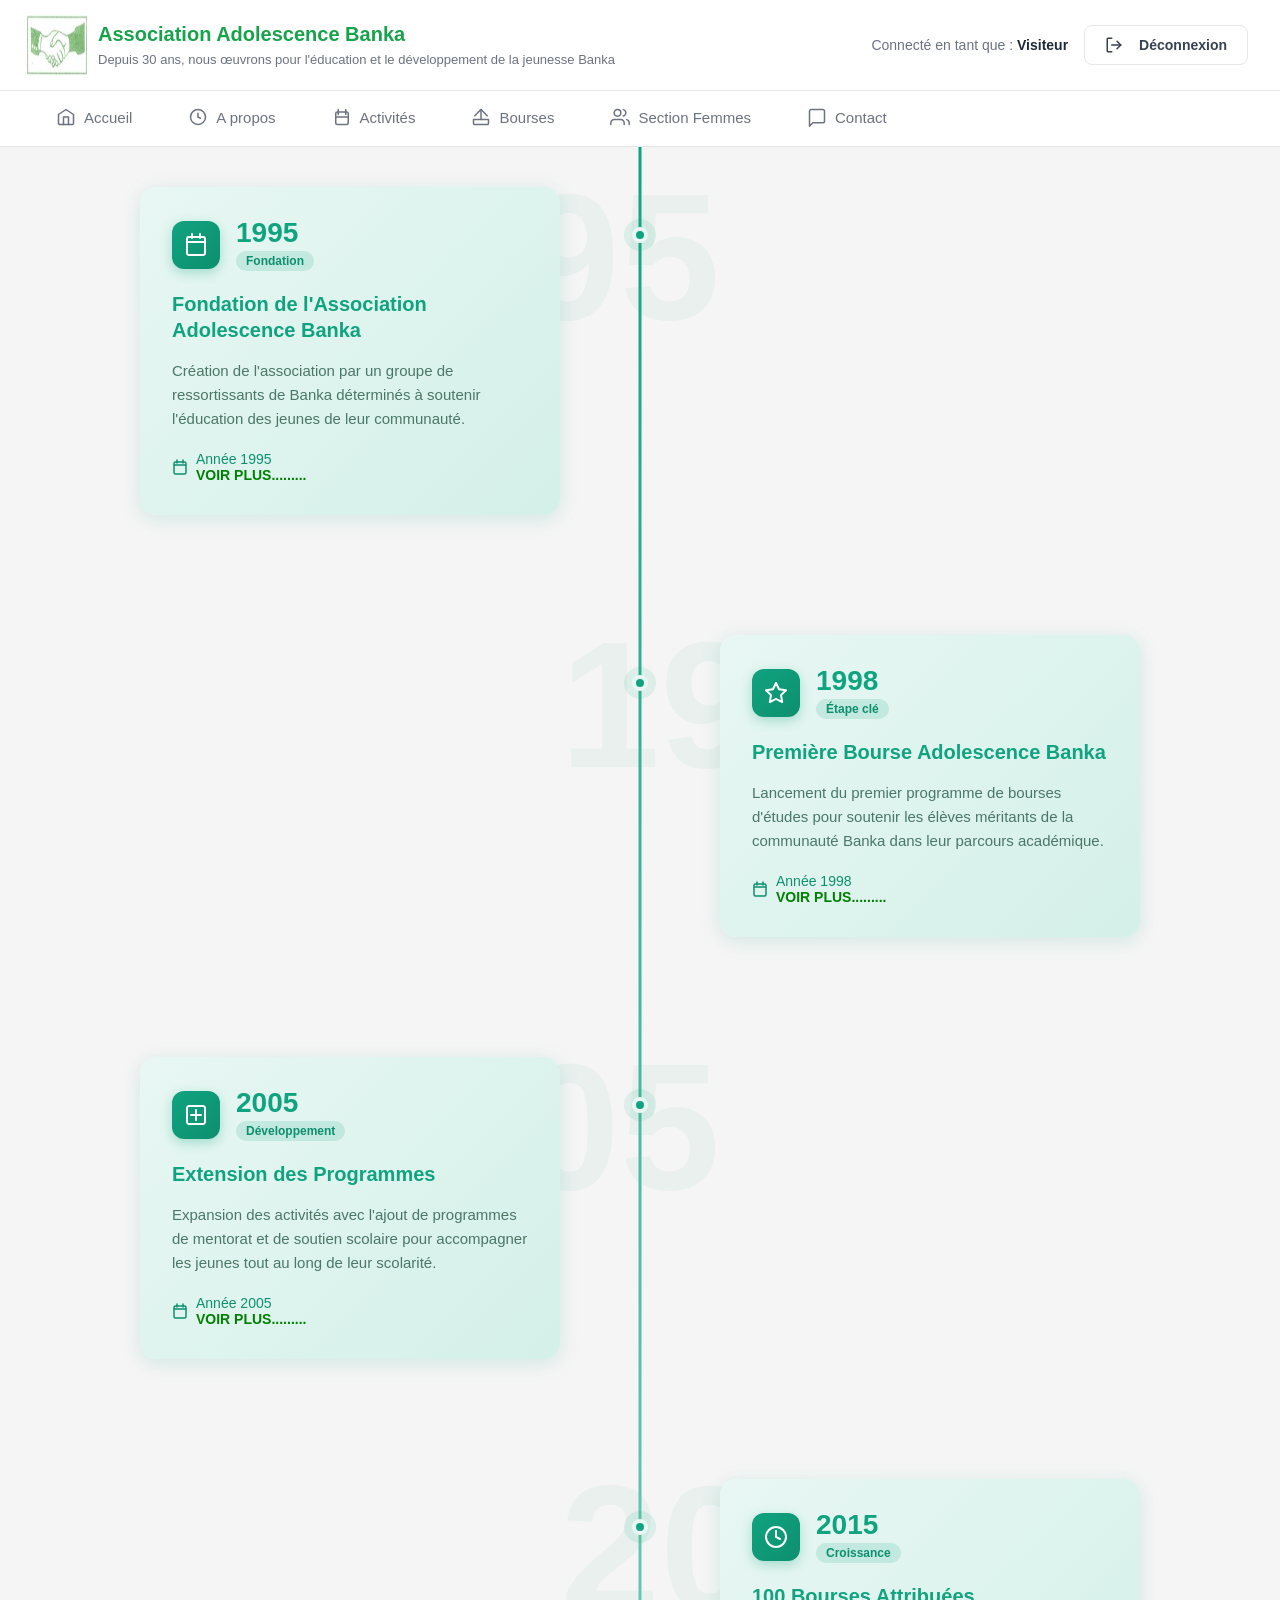
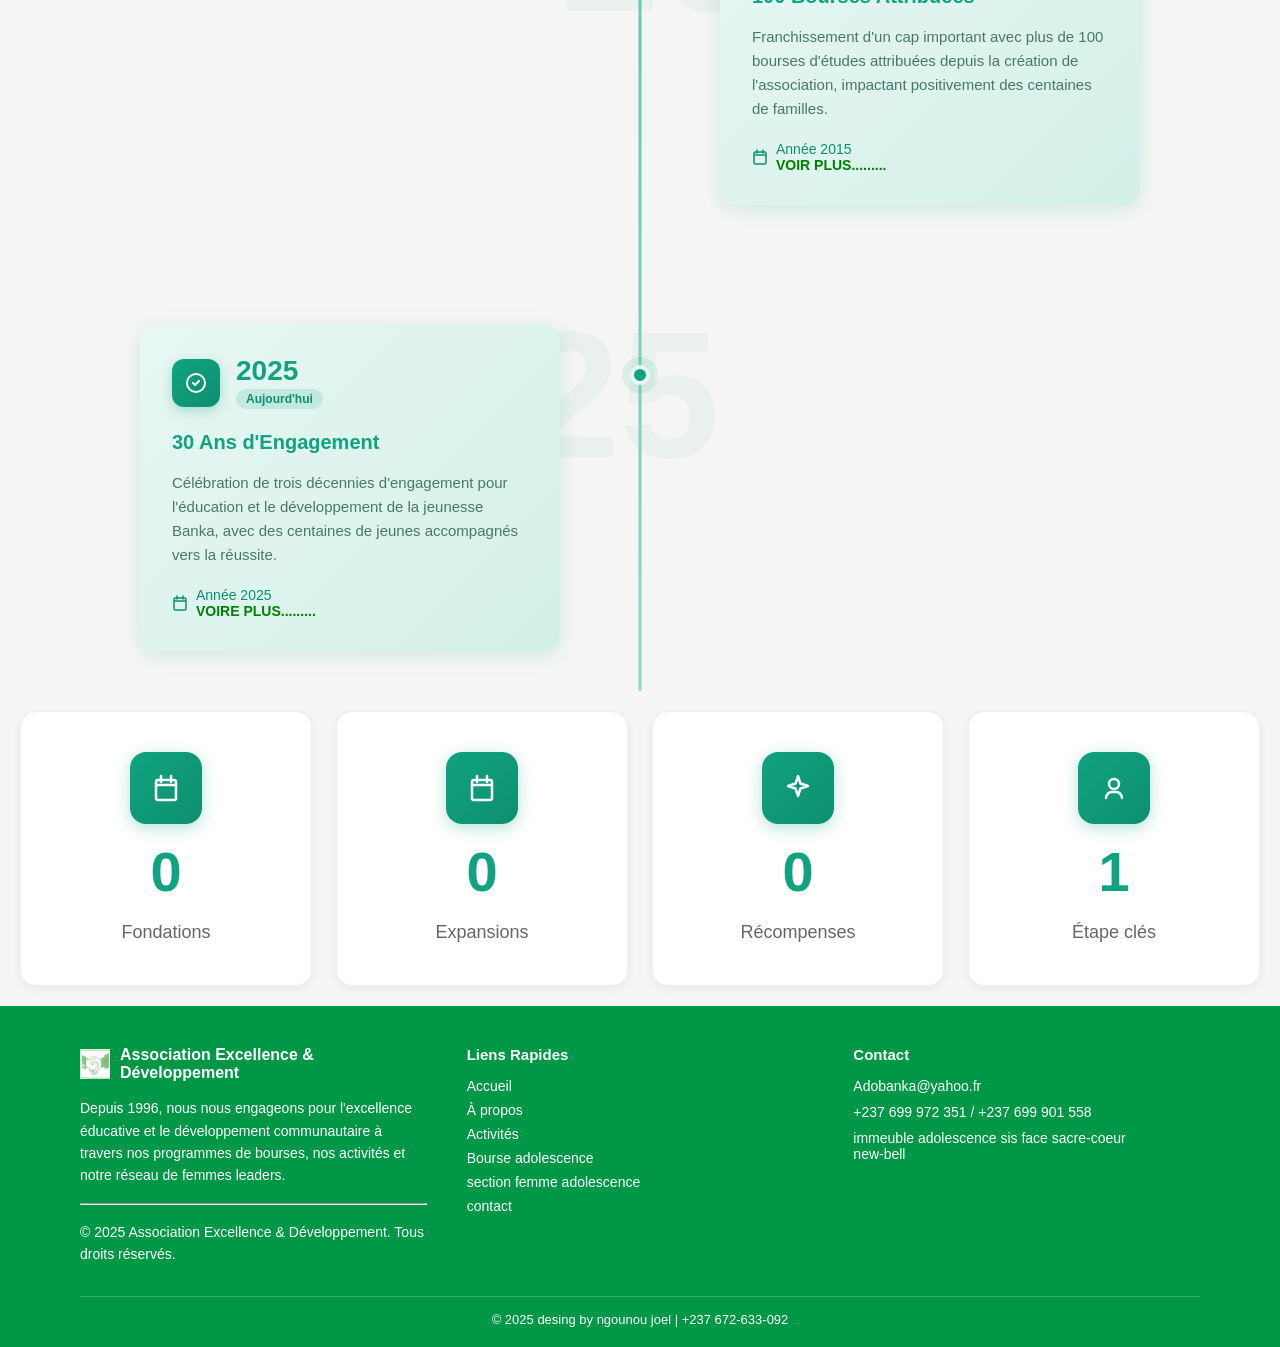
<file: A propos-user.html>
<!doctype html>
<html lang="fr">
  <head>
    <meta charset="UTF-8" />
    <meta name="viewport" content="width=device-width, initial-scale=1.0" />
    <title>historique Adolescence Banka</title>
    <link rel="stylesheet" href="A propos-user.css">
    <link rel="stylesheet" href="footer-header-user.css">
  </head>
  <body>
    <div id="app">
      <!-- Header -->
      <header class="header">
        <div class="header-container">
          <div class="logo-section">
            <div class="logo-icon">
              <img src="logo adolescence.jpg" alt="" srcset="">
            </div>
            <div class="logo-text">
              <h1 class="logo-title">Association Adolescence Banka</h1>
              <p class="logo-subtitle">Depuis 30 ans, nous œuvrons pour l'éducation et le développement de la jeunesse Banka</p>
            </div>
          </div>
          <div class="user-section">
            <span class="user-label">Connecté en tant que : <strong class="user-name">Visiteur</strong></span>
            <button class="logout-btn" id="logout-btn">
              <svg width="18" height="18" viewBox="0 0 18 18" fill="none" xmlns="http://www.w3.org/2000/svg">
                <path d="M6.75 2.25H3C2.58579 2.25 2.25 2.58579 2.25 3V15C2.25 15.4142 2.58579 15.75 3 15.75H6.75" stroke="currentColor" stroke-width="1.5" stroke-linecap="round" stroke-linejoin="round"/>
                <path d="M12 12.75L15.75 9L12 5.25" stroke="currentColor" stroke-width="1.5" stroke-linecap="round" stroke-linejoin="round"/>
                <path d="M15.75 9H6.75" stroke="currentColor" stroke-width="1.5" stroke-linecap="round" stroke-linejoin="round"/>
              </svg>
              Déconnexion
            </button>
          </div>
        </div>
      </header>

      <!-- Navigation -->
      <nav class="navigation">
        <div class="nav-container">
          <a href="accuille-user.html" class="nav-item active">
            <svg width="20" height="20" viewBox="0 0 20 20" fill="none" xmlns="http://www.w3.org/2000/svg">
              <path d="M2.5 7.5L10 2.5L17.5 7.5V16.25C17.5 16.5815 17.3683 16.8995 17.1339 17.1339C16.8995 17.3683 16.5815 17.5 16.25 17.5H3.75C3.41848 17.5 3.10054 17.3683 2.86612 17.1339C2.6317 16.8995 2.5 16.5815 2.5 16.25V7.5Z" stroke="currentColor" stroke-width="1.5" stroke-linecap="round" stroke-linejoin="round"/>
              <path d="M7.5 17.5V10H12.5V17.5" stroke="currentColor" stroke-width="1.5" stroke-linecap="round" stroke-linejoin="round"/>
            </svg>
            Accueil
          </a>
          <a href="A propos-user.html" class="nav-item">
            <svg width="20" height="20" viewBox="0 0 20 20" fill="none" xmlns="http://www.w3.org/2000/svg">
              <path d="M10 17.5C14.1421 17.5 17.5 14.1421 17.5 10C17.5 5.85786 14.1421 2.5 10 2.5C5.85786 2.5 2.5 5.85786 2.5 10C2.5 14.1421 5.85786 17.5 10 17.5Z" stroke="currentColor" stroke-width="1.5" stroke-linecap="round" stroke-linejoin="round"/>
              <path d="M10 6.25V10L12.5 11.25" stroke="currentColor" stroke-width="1.5" stroke-linecap="round" stroke-linejoin="round"/>
            </svg>
            A propos
          </a>
          <a href="Activiter-user.html" class="nav-item">
            <svg width="20" height="20" viewBox="0 0 20 20" fill="none" xmlns="http://www.w3.org/2000/svg">
              <rect x="3.75" y="5" width="12.5" height="12.5" rx="1.5" stroke="currentColor" stroke-width="1.5" stroke-linecap="round" stroke-linejoin="round"/>
              <path d="M13.75 2.5V7.5" stroke="currentColor" stroke-width="1.5" stroke-linecap="round" stroke-linejoin="round"/>
              <path d="M6.25 2.5V7.5" stroke="currentColor" stroke-width="1.5" stroke-linecap="round" stroke-linejoin="round"/>
              <path d="M3.75 10H16.25" stroke="currentColor" stroke-width="1.5" stroke-linecap="round" stroke-linejoin="round"/>
            </svg>
            Activités
          </a>
          <a href="bource-user.html" class="nav-item">
            <svg width="20" height="20" viewBox="0 0 20 20" fill="none" xmlns="http://www.w3.org/2000/svg">
              <path d="M16.25 8.75L10 2.5L3.75 8.75" stroke="currentColor" stroke-width="1.5" stroke-linecap="round" stroke-linejoin="round"/>
              <path d="M10 2.5V12.5" stroke="currentColor" stroke-width="1.5" stroke-linecap="round" stroke-linejoin="round"/>
              <path d="M2.5 12.5H17.5V16.25C17.5 16.5815 17.3683 16.8995 17.1339 17.1339C16.8995 17.3683 16.5815 17.5 16.25 17.5H3.75C3.41848 17.5 3.10054 17.3683 2.86612 17.1339C2.6317 16.8995 2.5 16.5815 2.5 16.25V12.5Z" stroke="currentColor" stroke-width="1.5" stroke-linecap="round" stroke-linejoin="round"/>
            </svg>
            Bourses
          </a>
          <a href="femmeadolescence-user.html" class="nav-item">
            <svg width="20" height="20" viewBox="0 0 20 20" fill="none" xmlns="http://www.w3.org/2000/svg">
              <path d="M14.1667 17.5V15.8333C14.1667 14.9493 13.8155 14.1014 13.1904 13.4763C12.5652 12.8512 11.7174 12.5 10.8333 12.5H4.16667C3.28261 12.5 2.43476 12.8512 1.80964 13.4763C1.18452 14.1014 0.833336 14.9493 0.833336 15.8333V17.5" stroke="currentColor" stroke-width="1.5" stroke-linecap="round" stroke-linejoin="round"/>
              <path d="M7.50001 9.16667C9.34096 9.16667 10.8333 7.67428 10.8333 5.83333C10.8333 3.99238 9.34096 2.5 7.50001 2.5C5.65906 2.5 4.16667 3.99238 4.16667 5.83333C4.16667 7.67428 5.65906 9.16667 7.50001 9.16667Z" stroke="currentColor" stroke-width="1.5" stroke-linecap="round" stroke-linejoin="round"/>
              <path d="M19.1667 17.5V15.8333C19.1661 15.0948 18.9204 14.3773 18.4679 13.7936C18.0154 13.2099 17.3819 12.793 16.6667 12.6083" stroke="currentColor" stroke-width="1.5" stroke-linecap="round" stroke-linejoin="round"/>
              <path d="M13.3333 2.60834C14.0503 2.79192 14.6858 3.20892 15.1396 3.79359C15.5935 4.37827 15.8398 5.09736 15.8398 5.8375C15.8398 6.57765 15.5935 7.29674 15.1396 7.88141C14.6858 8.46609 14.0503 8.88309 13.3333 9.06667" stroke="currentColor" stroke-width="1.5" stroke-linecap="round" stroke-linejoin="round"/>
            </svg>
            Section Femmes
          </a>
          <a href="contact-user.html" class="nav-item">
            <svg width="20" height="20" viewBox="0 0 20 20" fill="none" xmlns="http://www.w3.org/2000/svg">
              <path d="M17.5 14.1667C17.5 14.6087 17.3244 15.0326 17.0118 15.3452C16.6993 15.6577 16.2754 15.8333 15.8333 15.8333H5.83333L2.5 19.1667V4.16667C2.5 3.72464 2.67559 3.30072 2.98816 2.98816C3.30072 2.67559 3.72464 2.5 4.16667 2.5H15.8333C16.2754 2.5 16.6993 2.67559 17.0118 2.98816C17.3244 3.30072 17.5 3.72464 17.5 4.16667V14.1667Z" stroke="currentColor" stroke-width="1.5" stroke-linecap="round" stroke-linejoin="round"/>
            </svg>
            Contact
          </a>
        </div>
      </nav>

       <div class="timeline">
        <div class="timeline-item">
          <div class="timeline-marker"></div>
          <div class="timeline-content left">
            <div class="timeline-card">
              <div class="card-header">
                <div class="card-icon">
                  <svg width="24" height="24" viewBox="0 0 24 24" fill="none" xmlns="http://www.w3.org/2000/svg">
                    <rect x="3" y="4" width="18" height="18" rx="2" stroke="white" stroke-width="2"/>
                    <line x1="3" y1="9" x2="21" y2="9" stroke="white" stroke-width="2"/>
                    <line x1="8" y1="1" x2="8" y2="5" stroke="white" stroke-width="2" stroke-linecap="round"/>
                    <line x1="16" y1="1" x2="16" y2="5" stroke="white" stroke-width="2" stroke-linecap="round"/>
                  </svg>
                </div>
                <div class="card-year-label">
                  <span class="year-number">1995</span>
                  <span class="year-badge">Fondation</span>
                </div>
              </div>

              <h3 class="card-title">Fondation de l'Association Adolescence Banka</h3>

              <p class="card-description">
                Création de l'association par un groupe de ressortissants de Banka déterminés à soutenir l'éducation des jeunes de leur communauté.
              </p>

              <div class="card-footer">
                <svg width="16" height="16" viewBox="0 0 16 16" fill="none" xmlns="http://www.w3.org/2000/svg">
                  <rect x="2" y="3" width="12" height="12" rx="1.5" stroke="currentColor" stroke-width="1.5"/>
                  <line x1="2" y1="6" x2="14" y2="6" stroke="currentColor" stroke-width="1.5"/>
                  <line x1="5" y1="1" x2="5" y2="4" stroke="currentColor" stroke-width="1.5" stroke-linecap="round"/>
                  <line x1="11" y1="1" x2="11" y2="4" stroke="currentColor" stroke-width="1.5" stroke-linecap="round"/>
                </svg>
                 <STRong><span class="card-date">Année 1995</span><p><a href="#" style="text-decoration: none; color:green;"> VOIR PLUS.........</a></p></STRong>
              </div>
            </div>
            <div class="timeline-year-bg">1995</div>
          </div>
        </div>

        <div class="timeline-item">
          <div class="timeline-marker"></div>
          <div class="timeline-content right">
            <div class="timeline-card">
              <div class="card-header">
                <div class="card-icon">
                  <svg width="24" height="24" viewBox="0 0 24 24" fill="none" xmlns="http://www.w3.org/2000/svg">
                    <path d="M12 2L15.09 8.26L22 9.27L17 14.14L18.18 21.02L12 17.77L5.82 21.02L7 14.14L2 9.27L8.91 8.26L12 2Z" stroke="white" stroke-width="2" stroke-linecap="round" stroke-linejoin="round"/>
                  </svg>
                </div>
                <div class="card-year-label">
                  <span class="year-number">1998</span>
                  <span class="year-badge">Étape clé</span>
                </div>
              </div>

              <h3 class="card-title">Première Bourse Adolescence Banka</h3>

              <p class="card-description">
                Lancement du premier programme de bourses d'études pour soutenir les élèves méritants de la communauté Banka dans leur parcours académique.
              </p>

              <div class="card-footer">
                <svg width="16" height="16" viewBox="0 0 16 16" fill="none" xmlns="http://www.w3.org/2000/svg">
                  <rect x="2" y="3" width="12" height="12" rx="1.5" stroke="currentColor" stroke-width="1.5"/>
                  <line x1="2" y1="6" x2="14" y2="6" stroke="currentColor" stroke-width="1.5"/>
                  <line x1="5" y1="1" x2="5" y2="4" stroke="currentColor" stroke-width="1.5" stroke-linecap="round"/>
                  <line x1="11" y1="1" x2="11" y2="4" stroke="currentColor" stroke-width="1.5" stroke-linecap="round"/>
                </svg>
                <STRong><span class="card-date">Année 1998</span><p><a href="#" style="text-decoration: none; color:green;">VOIR PLUS.........</a></p></STRong>
              </div>
            </div>
            <div class="timeline-year-bg">1998</div>
          </div>
        </div>

        <div class="timeline-item">
          <div class="timeline-marker"></div>
          <div class="timeline-content left">
            <div class="timeline-card">
              <div class="card-header">
                <div class="card-icon">
                  <svg width="24" height="24" viewBox="0 0 24 24" fill="none" xmlns="http://www.w3.org/2000/svg">
                    <path d="M19 21H5C4.46957 21 3.96086 20.7893 3.58579 20.4142C3.21071 20.0391 3 19.5304 3 19V5C3 4.46957 3.21071 3.96086 3.58579 3.58579C3.96086 3.21071 4.46957 3 5 3H19C19.5304 3 20.0391 3.21071 20.4142 3.58579C20.7893 3.96086 21 4.46957 21 5V19C21 19.5304 20.7893 20.0391 20.4142 20.4142C20.0391 20.7893 19.5304 21 19 21Z" stroke="white" stroke-width="2"/>
                    <path d="M12 7V17M7 12H17" stroke="white" stroke-width="2" stroke-linecap="round"/>
                  </svg>
                </div>
                <div class="card-year-label">
                  <span class="year-number">2005</span>
                  <span class="year-badge">Développement</span>
                </div>
              </div>

              <h3 class="card-title">Extension des Programmes</h3>

              <p class="card-description">
                Expansion des activités avec l'ajout de programmes de mentorat et de soutien scolaire pour accompagner les jeunes tout au long de leur scolarité.
              </p>

              <div class="card-footer">
                <svg width="16" height="16" viewBox="0 0 16 16" fill="none" xmlns="http://www.w3.org/2000/svg">
                  <rect x="2" y="3" width="12" height="12" rx="1.5" stroke="currentColor" stroke-width="1.5"/>
                  <line x1="2" y1="6" x2="14" y2="6" stroke="currentColor" stroke-width="1.5"/>
                  <line x1="5" y1="1" x2="5" y2="4" stroke="currentColor" stroke-width="1.5" stroke-linecap="round"/>
                  <line x1="11" y1="1" x2="11" y2="4" stroke="currentColor" stroke-width="1.5" stroke-linecap="round"/>
                </svg>
                <STRong><span class="card-date">Année 2005</span><p><a href="#" style="text-decoration: none; color:green;">VOIR PLUS.........</a></p></STRong>
              </div>
            </div>
            <div class="timeline-year-bg">2005</div>
          </div>
        </div>

        <div class="timeline-item">
          <div class="timeline-marker"></div>
          <div class="timeline-content right">
            <div class="timeline-card">
              <div class="card-header">
                <div class="card-icon">
                  <svg width="24" height="24" viewBox="0 0 24 24" fill="none" xmlns="http://www.w3.org/2000/svg">
                    <circle cx="12" cy="12" r="10" stroke="white" stroke-width="2"/>
                    <path d="M12 6V12L16 14" stroke="white" stroke-width="2" stroke-linecap="round"/>
                  </svg>
                </div>
                <div class="card-year-label">
                  <span class="year-number">2015</span>
                  <span class="year-badge">Croissance</span>
                </div>
              </div>

              <h3 class="card-title">100 Bourses Attribuées</h3>

              <p class="card-description">
                Franchissement d'un cap important avec plus de 100 bourses d'études attribuées depuis la création de l'association, impactant positivement des centaines de familles.
              </p>

              <div class="card-footer">
                <svg width="16" height="16" viewBox="0 0 16 16" fill="none" xmlns="http://www.w3.org/2000/svg">
                  <rect x="2" y="3" width="12" height="12" rx="1.5" stroke="currentColor" stroke-width="1.5"/>
                  <line x1="2" y1="6" x2="14" y2="6" stroke="currentColor" stroke-width="1.5"/>
                  <line x1="5" y1="1" x2="5" y2="4" stroke="currentColor" stroke-width="1.5" stroke-linecap="round"/>
                  <line x1="11" y1="1" x2="11" y2="4" stroke="currentColor" stroke-width="1.5" stroke-linecap="round"/>
                </svg>
                <STRong><span class="card-date">Année 2015</span><p><a href="#" style="text-decoration: none; color:green;">VOIR PLUS.........</a></p></STRong>
              </div>
            </div>
            <div class="timeline-year-bg">2015</div>
          </div>
        </div>

        <div class="timeline-item">
          <div class="timeline-marker active"></div>
          <div class="timeline-content left">
            <div class="timeline-card">
              <div class="card-header">
                <div class="card-icon">
                  <svg width="24" height="24" viewBox="0 0 24 24" fill="none" xmlns="http://www.w3.org/2000/svg">
                    <path d="M21 12C21 16.9706 16.9706 21 12 21C7.02944 21 3 16.9706 3 12C3 7.02944 7.02944 3 12 3C16.9706 3 21 7.02944 21 12Z" stroke="white" stroke-width="2"/>
                    <path d="M9 12L11 14L15 10" stroke="white" stroke-width="2" stroke-linecap="round" stroke-linejoin="round"/>
                  </svg>
                </div>
                <div class="card-year-label">
                  <span class="year-number">2025</span>
                  <span class="year-badge">Aujourd'hui</span>
                </div>
              </div>

              <h3 class="card-title">30 Ans d'Engagement</h3>

              <p class="card-description">
                Célébration de trois décennies d'engagement pour l'éducation et le développement de la jeunesse Banka, avec des centaines de jeunes accompagnés vers la réussite.
              </p>

              <div class="card-footer">
                <svg width="16" height="16" viewBox="0 0 16 16" fill="none" xmlns="http://www.w3.org/2000/svg">
                  <rect x="2" y="3" width="12" height="12" rx="1.5" stroke="currentColor" stroke-width="1.5"/>
                  <line x1="2" y1="6" x2="14" y2="6" stroke="currentColor" stroke-width="1.5"/>
                  <line x1="5" y1="1" x2="5" y2="4" stroke="currentColor" stroke-width="1.5" stroke-linecap="round"/>
                  <line x1="11" y1="1" x2="11" y2="4" stroke="currentColor" stroke-width="1.5" stroke-linecap="round"/>
                </svg>
                <STRong><span class="card-date">Année 2025</span><p><a href="#" style="text-decoration: none; color:green;">VOIRE PLUS.........</a></p></STRong>
              </div>
            </div>
            <div class="timeline-year-bg">2025</div>
          </div>
        </div>
      </div>
    </main>
        <main class="stats-container">
      <div class="stats-grid">
        <div class="stat-card">
          <div class="stat-icon">
            <svg width="32" height="32" viewBox="0 0 32 32" fill="none" xmlns="http://www.w3.org/2000/svg">
              <rect x="6" y="8" width="20" height="20" rx="2" stroke="white" stroke-width="2.5"/>
              <line x1="6" y1="13" x2="26" y2="13" stroke="white" stroke-width="2.5"/>
              <line x1="11" y1="4" x2="11" y2="10" stroke="white" stroke-width="2.5" stroke-linecap="round"/>
              <line x1="21" y1="4" x2="21" y2="10" stroke="white" stroke-width="2.5" stroke-linecap="round"/>
            </svg>
          </div>
          <div class="stat-number">1</div>
          <div class="stat-label">Fondations</div>
        </div>

        <div class="stat-card">
          <div class="stat-icon">
            <svg width="32" height="32" viewBox="0 0 32 32" fill="none" xmlns="http://www.w3.org/2000/svg">
              <rect x="6" y="8" width="20" height="20" rx="2" stroke="white" stroke-width="2.5"/>
              <line x1="6" y1="13" x2="26" y2="13" stroke="white" stroke-width="2.5"/>
              <line x1="11" y1="4" x2="11" y2="10" stroke="white" stroke-width="2.5" stroke-linecap="round"/>
              <line x1="21" y1="4" x2="21" y2="10" stroke="white" stroke-width="2.5" stroke-linecap="round"/>
            </svg>
          </div>
          <div class="stat-number">2</div>
          <div class="stat-label">Expansions</div>
        </div>

        <div class="stat-card">
          <div class="stat-icon">
            <svg width="32" height="32" viewBox="0 0 32 32" fill="none" xmlns="http://www.w3.org/2000/svg">
              <path d="M16 4L18.472 11.528L26 14L18.472 16.472L16 24L13.528 16.472L6 14L13.528 11.528L16 4Z" stroke="white" stroke-width="2.5" stroke-linecap="round" stroke-linejoin="round"/>
            </svg>
          </div>
          <div class="stat-number">2</div>
          <div class="stat-label">Récompenses</div>
        </div>

        <div class="stat-card">
          <div class="stat-icon">
            <svg width="32" height="32" viewBox="0 0 32 32" fill="none" xmlns="http://www.w3.org/2000/svg">
              <circle cx="16" cy="12" r="5" stroke="white" stroke-width="2.5"/>
              <path d="M8 26C8 22.6863 10.6863 20 14 20H18C21.3137 20 24 22.6863 24 26" stroke="white" stroke-width="2.5" stroke-linecap="round"/>
            </svg>
          </div>
          <div class="stat-number">4</div>
          <div class="stat-label">Étape clés</div>
        </div>
      </div>
    </main>
  
 <!-- Footer -->
<footer>
  <div class="footer-container">
    <!-- Bloc logo + description -->
    <div class="footer-about">
      <div class="footer-logo">
        <img src="logo adolescence.jpg" alt="" srcset="">
        <span>Association Excellence & Développement</span>
      </div>
      <p>
        Depuis 1996, nous nous engageons pour l'excellence éducative et le développement
        communautaire à travers nos programmes de bourses, nos activités et notre réseau
        de femmes leaders.
      </p><br/><hr/><br/>
      <p>&copy; 2025 Association Excellence & Développement. Tous droits réservés.</p>
    </div>

    <!-- Liens rapides -->
    <div class="footer-links">
      <h4>Liens Rapides</h4>
      <ul>
        <li><a href="accuille-user.html">Accueil</a></li>
        <li><a href="A propos-user.html">À propos</a></li>
        <li><a href="Activiter-user.html">Activités</a></li>
        <li><a href="bource-user.html">Bourse adolescence</a></li>
        <li><a href="femmeadolescence-user.html">section femme adolescence</a></li>
        <li><a href="contact-user.html">contact</a></li>
      </ul>
    </div>

    <!-- Contact -->
    <div class="footer-contact">
      <h4>Contact</h4>
      <p>Adobanka@yahoo.fr</p>
      <p>+237 699 972 351 / +237 699 901 558</p>
      <p>immeuble adolescence sis face  sacre-coeur<br>new-bell</p>
    </div>
  </div>

  <!-- Copyright -->
  <div class="footer-bottom">
    <p>&copy; 2025 desing by ngounou joel | +237 672-633-092</p>
  </div>
</footer>

<script src="a propos-user.js"></script>
<script src="footer-header-user.js"></script>
</body>
</html>
</file>
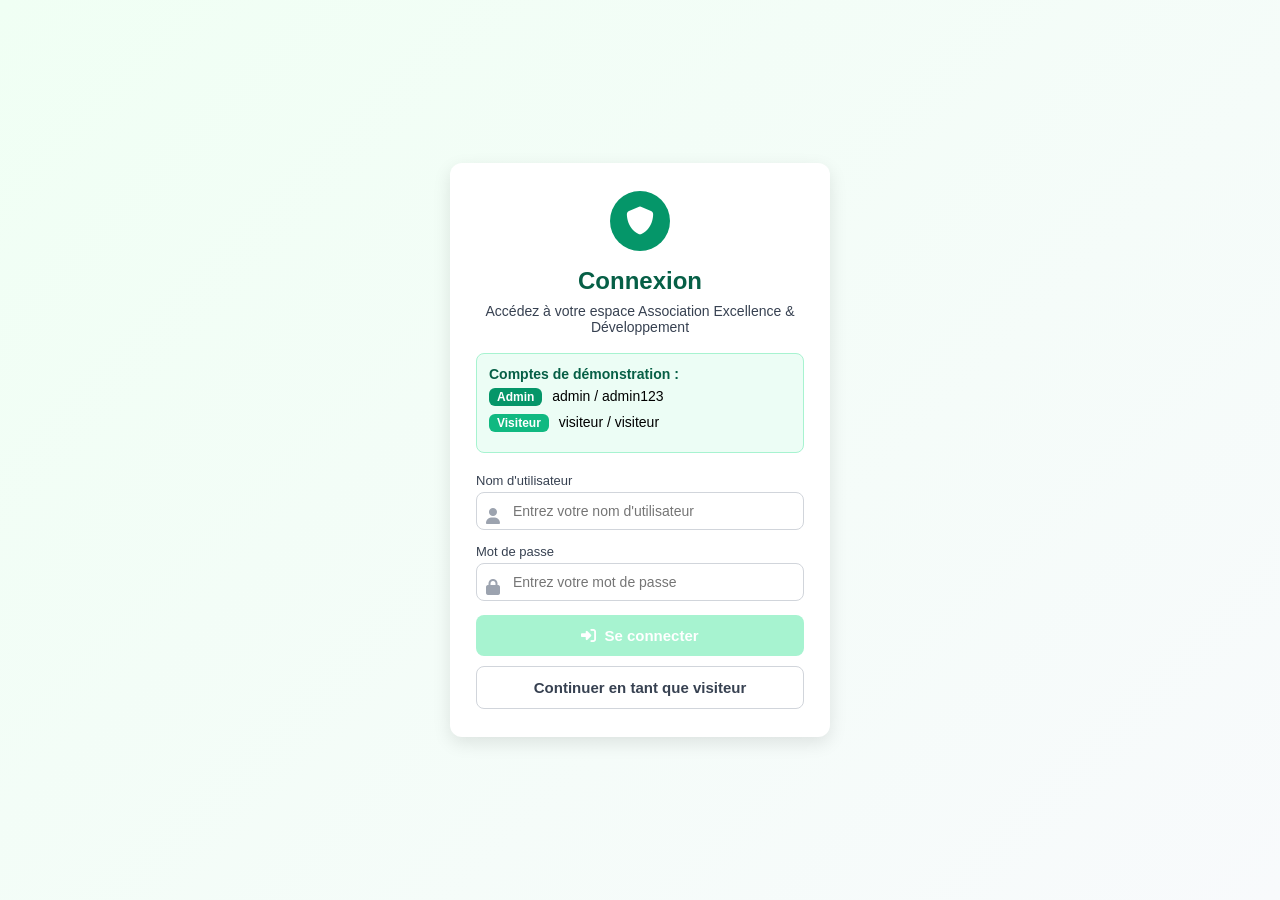
<file: ado.html>
<!DOCTYPE html>
<html lang="fr">
<head>
  <meta charset="UTF-8">
  <title>Connexion</title>
  <!-- Font Awesome pour les icônes -->
  <link rel="stylesheet" href="https://cdnjs.cloudflare.com/ajax/libs/font-awesome/6.4.0/css/all.min.css">
  <style>
    *{box-sizing:border-box;margin:0;padding:0;font-family:Arial, sans-serif}
    body{
      height:100vh;display:flex;justify-content:center;align-items:center;
      background:linear-gradient(135deg,#f0fff4,#f8fafc);
    }
    .card{
      background:#fff;
      width:380px;
      border-radius:12px;
      box-shadow:0 6px 18px rgba(0,0,0,0.1);
      padding:28px 26px;
      text-align:center;
    }
    .icon{
      width:60px;height:60px;border-radius:50%;background:#059669;
      display:flex;justify-content:center;align-items:center;
      margin:0 auto 16px;
      color:#fff;font-size:28px;
    }
    h2{margin-bottom:8px;color:#065f46}
    p{font-size:14px;color:#374151;margin-bottom:18px}
    .demo{
      background:#ecfdf5;
      border:1px solid #a7f3d0;
      padding:12px;
      border-radius:8px;
      margin-bottom:20px;
      text-align:left;
      font-size:14px;
    }
    .demo strong{display:block;margin-bottom:6px;color:#065f46}
    .demo-line{margin-bottom:8px}
    .badge{
      display:inline-block;
      padding:2px 8px;
      border-radius:6px;
      font-size:12px;
      font-weight:bold;
      color:#fff;
      margin-right:6px;
    }
    .admin{background:#059669}
    .visiteur{background:#10b981}
    .form-group{text-align:left;margin-bottom:14px;position:relative}
    label{font-size:13px;color:#374151;display:block;margin-bottom:4px}
    input{
      width:100%;padding:10px 12px 10px 36px;
      border:1px solid #d1d5db;border-radius:8px;
      font-size:14px;outline:none;transition:border .2s;
    }
    input:focus{border-color:#10b981}
    .form-group i{
      position:absolute;left:10px;top:35px;color:#9ca3af;
    }
    button{
      width:100%;padding:12px;margin-top:10px;border:none;border-radius:8px;
      font-size:15px;font-weight:bold;cursor:pointer;transition:.2s;
    }
    .btn-primary{
      background:#10b981;color:#fff;
      display:flex;align-items:center;justify-content:center;gap:8px;
    }
    .btn-primary:disabled{background:#a7f3d0;cursor:not-allowed}
    .btn-secondary{
      background:#fff;border:1px solid #d1d5db;color:#374151;
    }
    .btn-secondary:hover{background:#f9fafb}
  </style>
</head>
<body>
  <div class="card">
    <div class="icon"><i class="fa-solid fa-shield"></i></div>
    <h2>Connexion</h2>
    <p>Accédez à votre espace Association Excellence & Développement</p>

    <div class="demo">
      <strong>Comptes de démonstration :</strong>
      <div class="demo-line">
        <span class="badge admin">Admin</span> admin / admin123
      </div>
      <div class="demo-line">
        <span class="badge visiteur">Visiteur</span> visiteur / visiteur
      </div>
    </div>

    <form id="loginForm">
      <div class="form-group">
        <label for="username">Nom d'utilisateur</label>
        <i class="fa fa-user"></i>
        <input type="text" id="username" placeholder="Entrez votre nom d'utilisateur">
      </div>
      <div class="form-group">
        <label for="password">Mot de passe</label>
        <i class="fa fa-lock"></i>
        <input type="password" id="password" placeholder="Entrez votre mot de passe">
      </div>
      <button type="submit" class="btn-primary" id="submitBtn" disabled>
        <i class="fa fa-sign-in-alt"></i> Se connecter
      </button>
      <button type="button" class="btn-secondary" onclick="alert('Connexion en tant que visiteur')">
        Continuer en tant que visiteur
      </button>
    </form>
  </div>

  <script>
    const form = document.getElementById('loginForm');
    const username = document.getElementById('username');
    const password = document.getElementById('password');
    const submitBtn = document.getElementById('submitBtn');

    function checkInputs(){
      submitBtn.disabled = !(username.value.trim() && password.value.trim());
    }

    username.addEventListener('input', checkInputs);
    password.addEventListener('input', checkInputs);

    form.addEventListener('submit', e=>{
      e.preventDefault();
      alert(`Connexion avec : ${username.value} / ${password.value}`);
    });
  </script>
</body>
</html>
</file>
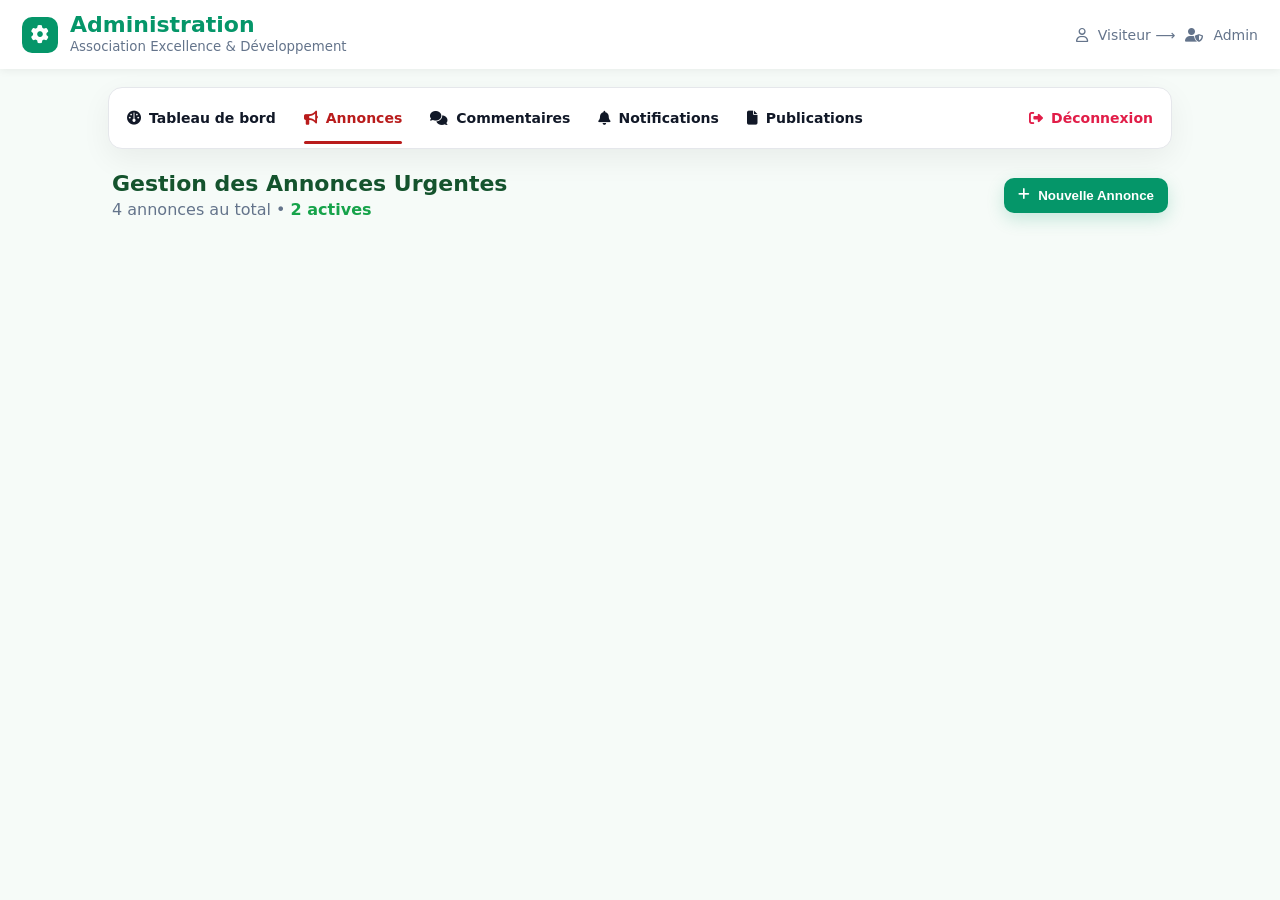
<file: annonce.html>
<!DOCTYPE html>
<html lang="fr">
<head>
  <meta charset="UTF-8" />
  <title>Administration – Annonces</title>
  <meta name="viewport" content="width=device-width, initial-scale=1" />
  <!-- Font Awesome -->
  <link rel="stylesheet" href="https://cdnjs.cloudflare.com/ajax/libs/font-awesome/6.4.0/css/all.min.css">
  <style>
    :root{
      --bg:#f6fbf8;
      --panel:#ffffff;
      --text:#0f172a;
      --muted:#64748b;
      --border:#e5e7eb;
      --shadow:0 10px 30px rgba(2,6,23,.06);
      --green:#16a34a;
      --green-600:#059669;
      --red:#ef4444;
      --red-100:#fee2e2;
      --amber:#f59e0b;
      --blue:#3b82f6;
      --radius:14px;
    }
    *{box-sizing:border-box}
    body{
      margin:0; font-family:system-ui,-apple-system,Segoe UI,Roboto,Arial;
      color:var(--text);
      background:var(--bg);
    }

    /* HEADER */
    .header{
      background:var(--panel);
      padding:14px 22px;
      display:flex;align-items:center;justify-content:space-between;
      box-shadow:0 2px 8px rgba(2,6,23,.06);
    }
    .brand{display:flex;gap:12px;align-items:center}
    .brand .logo{width:36px;height:36px;border-radius:10px;background:var(--green-600);display:grid;place-items:center;color:#fff;font-size:18px}
    .brand h1{margin:0;color:var(--green-600);font-size:22px;line-height:1}
    .brand small{color:var(--muted)}
    .role{display:flex;gap:10px;align-items:center;color:var(--muted);font-size:14px}

    /* NAV */
    .nav-card{
      max-width:1100px;margin:18px auto 0;padding:0 18px;
    }
    .nav{
      background:var(--panel);border:1px solid var(--border);border-radius:var(--radius);
      padding:12px 18px;box-shadow:var(--shadow);display:flex;gap:28px;align-items:center;justify-content:flex-start;
    }
    .nav a{
      text-decoration:none;color:#111827;font-weight:600;font-size:14px;display:flex;gap:8px;align-items:center;position:relative;padding:10px 0;
    }
    .nav a.active{color:#b91c1c}
    .nav a.active::after{content:"";position:absolute;left:0;bottom:-8px;height:3px;width:100%;background:#b91c1c;border-radius:4px}
    .nav a.logout{color:#e11d48;margin-left:auto}

    /* PAGE */
    .wrap{max-width:1100px;margin:22px auto;padding:0 22px}
    .header-row{display:flex;justify-content:space-between;align-items:center;margin:10px 0 16px}
    .page-title{margin:0 0 4px;font-size:22px;color:#14532d}
    .sub{color:var(--muted)}

    /* Bouton Nouvelle Annonce */
    .btn-new{
      display:inline-flex;gap:8px;align-items:center;
      background:var(--green-600);color:#fff;border:none;border-radius:10px;
      padding:10px 14px;font-weight:700;cursor:pointer;box-shadow:0 6px 18px rgba(5,150,105,.2);
    }

    /* MODAL */
    .modal{position:fixed;inset:0;display:none;place-items:center;z-index:50}
    .modal.open{display:grid;}
    .backdrop{position:absolute;inset:0;background:rgba(2,6,23,.55)}
    .dialog{
      position:relative;background:var(--panel);border-radius:14px;border:1px solid var(--border);
      width:min(92vw,560px);box-shadow:0 24px 60px rgba(2,6,23,.35);
      padding:16px; z-index:1;
    }
    .dialog header{display:flex;justify-content:space-between;align-items:center;padding-bottom:12px}
    .dialog h3{margin:0;font-size:18px}
    .x{border:none;background:transparent;font-size:18px;cursor:pointer;color:#64748b}

    .form-group{margin-bottom:14px}
    .form-group label{display:block;font-size:13px;margin-bottom:4px;color:#374151}
    .input-icon{position:relative}
    .input-icon i{
      position:absolute;top:50%;left:10px;transform:translateY(-50%);
      color:#6b7280;font-size:14px;
    }
    textarea,input,select{
      width:100%;padding:10px 12px 10px 32px;border-radius:10px;border:1px solid #cbd5e1;background:#f1f5f9;color:#0f172a;outline:none;
    }
    textarea{min-height:80px;resize:vertical}
    .row2{display:grid;grid-template-columns:1fr 1fr;gap:12px}

    .switch{display:flex;align-items:center;gap:10px;font-weight:600;color:#0f172a}
    .switch input{display:none}
    .switch label{width:42px;height:22px;background:#e5e7eb;border-radius:999px;position:relative;cursor:pointer}
    .switch label::after{
      content:"";position:absolute;top:2px;left:2px;width:18px;height:18px;border-radius:50%;background:#fff;transition:.2s;
    }
    .switch input:checked + label{background:var(--green-600)}
    .switch input:checked + label::after{transform:translateX(20px)}

    .actions{display:flex;gap:10px;justify-content:flex-end;padding-top:6px}
    .btn{padding:10px 14px;border-radius:10px;border:1px solid var(--border);background:#fff;color:#0f172a;cursor:pointer;font-weight:700}
    .btn-green{background:var(--green-600);color:#fff}
    .btn:hover{opacity:.9}
  </style>
</head>
<body>

  <!-- HEADER -->
  <header class="header">
    <div class="brand">
      <div class="logo"><i class="fa-solid fa-gear"></i></div>
      <div>
        <h1>Administration</h1>
        <small>Association Excellence & Développement</small>
      </div>
    </div>
    <div class="role"><i class="fa-regular fa-user"></i> Visiteur ⟶ <i class="fa-solid fa-user-shield"></i> Admin</div>
  </header>

  <!-- NAV -->
  <div class="nav-card">
    <nav class="nav">
      <a href="v1.html"><i class="fa-solid fa-gauge"></i> Tableau de bord</a>
      <a href="annonce.html" class="active"><i class="fa-solid fa-bullhorn"></i> Annonces</a>
      <a href="#"><i class="fa-solid fa-comments"></i> Commentaires</a>
      <a href="notification.html"><i class="fa-solid fa-bell"></i> Notifications</a>
      <a href="#"><i class="fa-solid fa-file"></i> Publications</a>
      <a href="dex.html" class="logout"><i class="fa-solid fa-right-from-bracket"></i> Déconnexion</a>
    </nav>
  </div>

  <!-- PAGE -->
  <div class="wrap">
    <div class="header-row">
      <div>
        <h2 class="page-title">Gestion des Annonces Urgentes</h2>
        <div class="sub">4 annonces au total • <span style="color:#16a34a;font-weight:700">2 actives</span></div>
      </div>
      <button class="btn-new" id="openModal"><i class="fa-solid fa-plus"></i> Nouvelle Annonce</button>
    </div>
  </div>

  <!-- MODAL -->
<form action="">
  <div class="modal" id="modal">
    <div class="backdrop" id="backdrop"></div>
    <div class="dialog">
      <header>
        <h3>Nouvelle Annonce Urgente</h3>
        <button class="x" id="closeX"><i class="fa-solid fa-xmark"></i></button>
      </header>

      <div class="form-group">
        <label for="message">Message</label>
        <div class="input-icon">
          <i class="fa-regular fa-message"></i>
          <textarea id="message" placeholder="Saisissez le message de l’annonce…"></textarea>
        </div>
      </div>

      <div class="row2">
        <div class="form-group">
          <label for="type">Type d’annonce</label>
          <div class="input-icon">
            <i class="fa-solid fa-flag"></i>
            <select id="type">
              <option>Information</option>
              <option>Urgent</option>
              <option>Succès</option>
            </select>
          </div>
        </div>
        <div class="form-group">
          <label for="date">Date d’expiration</label>
          <div class="input-icon">
            <i class="fa-regular fa-calendar-days"></i>
            <input type="date" id="date">
          </div>
        </div>
      </div>

      <div class="form-group switch">
        <input type="checkbox" id="actif" checked>
        <label for="actif"></label>
        <i class="fa-solid fa-power-off"></i> Activer immédiatement
      </div>

      <div class="actions">
        <button class="btn" id="cancel">Annuler</button>
        <button class="btn btn-green" id="create">Créer</button>
      </div>
    </div>
  </div>
 </form>


  <script>
    const modal = document.getElementById('modal');
    const openModalBtn = document.getElementById('openModal');
    const closeBtns = [document.getElementById('closeX'), document.getElementById('cancel'), document.getElementById('backdrop')];

    function openModal(){ modal.classList.add('open'); }
    function closeModal(){ modal.classList.remove('open'); }

    openModalBtn.addEventListener('click', openModal);
    closeBtns.forEach(el=> el.addEventListener('click', closeModal));

    document.getElementById('create').addEventListener('click', ()=>{
      alert("Annonce créée !");
      closeModal();
    });
  </script>
</body>
</html>
</file>
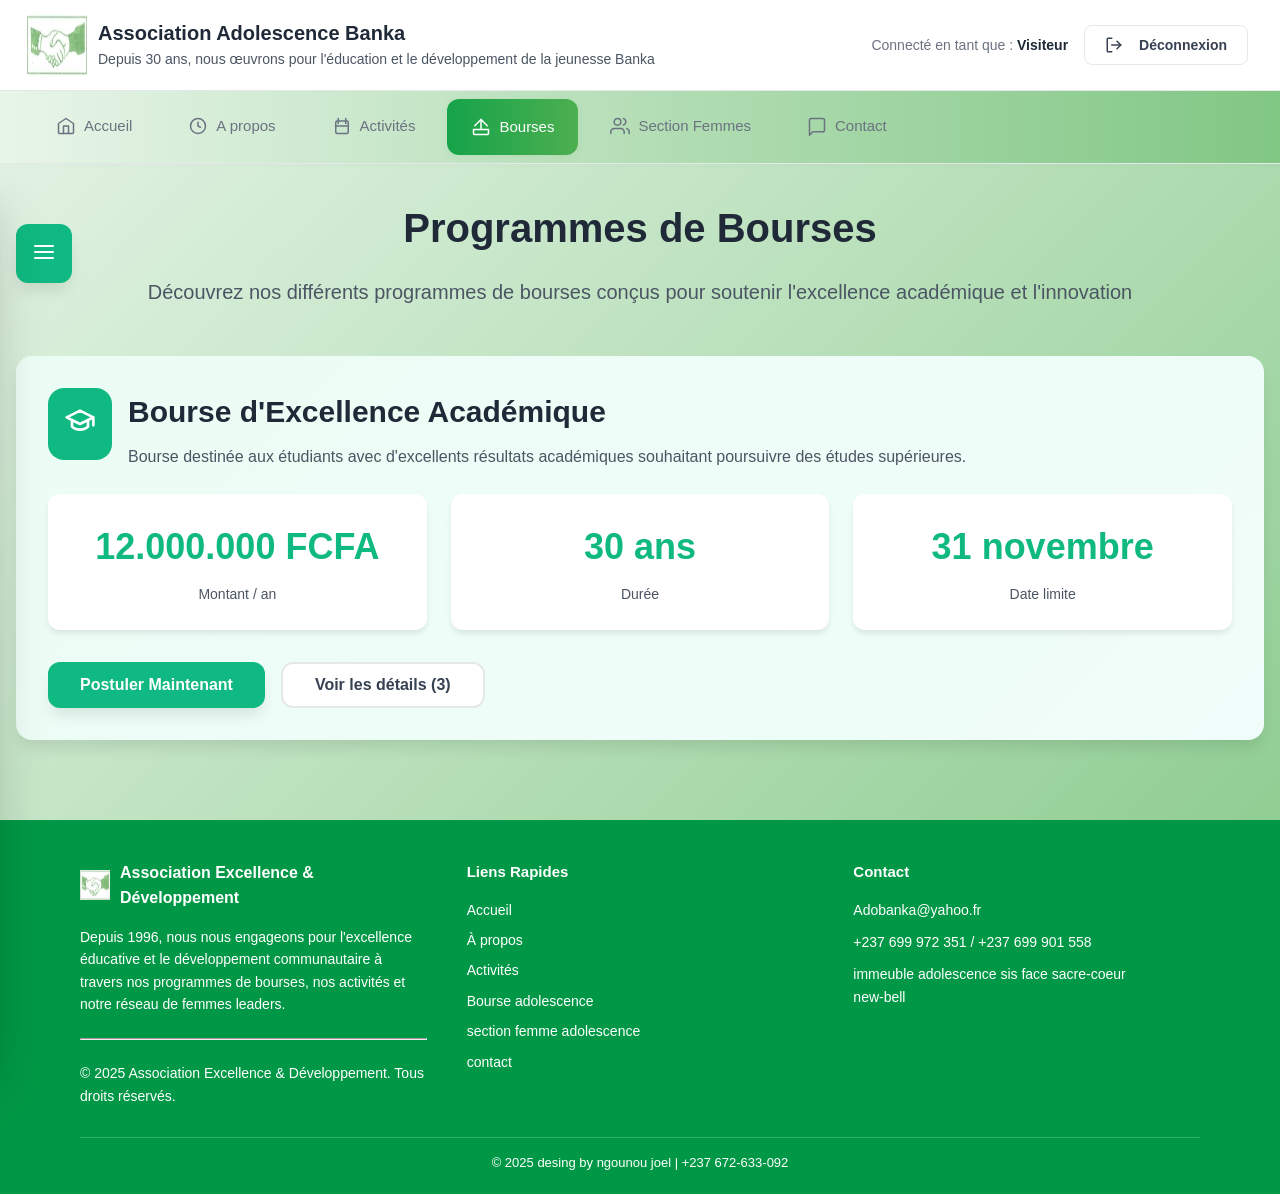
<file: bource-user.html>
<!doctype html>
<html lang="fr">
  <head>
    <meta charset="UTF-8" />
    <meta name="viewport" content="width=device-width, initial-scale=1.0" />
    <title>bourse Adolescence Banka</title>
    <link rel="stylesheet" href="bource-user.css">
    <link rel="stylesheet" href="footer-header-user.css">
  </head>
  <body>
    <div id="app">
      <!-- Header -->
      <header class="header">
        <div class="header-container">
          <div class="logo-section">
            <div class="logo-icon">
              <img src="logo adolescence.jpg" alt="" srcset="">
            </div>
            <div class="logo-text">
              <h1 class="logo-title">Association Adolescence Banka</h1>
              <p class="logo-subtitle">Depuis 30 ans, nous œuvrons pour l'éducation et le développement de la jeunesse Banka</p>
            </div>
          </div>
          <div class="user-section">
            <span class="user-label">Connecté en tant que : <strong class="user-name">Visiteur</strong></span>
            <button class="logout-btn" id="logout-btn">
              <svg width="18" height="18" viewBox="0 0 18 18" fill="none" xmlns="http://www.w3.org/2000/svg">
                <path d="M6.75 2.25H3C2.58579 2.25 2.25 2.58579 2.25 3V15C2.25 15.4142 2.58579 15.75 3 15.75H6.75" stroke="currentColor" stroke-width="1.5" stroke-linecap="round" stroke-linejoin="round"/>
                <path d="M12 12.75L15.75 9L12 5.25" stroke="currentColor" stroke-width="1.5" stroke-linecap="round" stroke-linejoin="round"/>
                <path d="M15.75 9H6.75" stroke="currentColor" stroke-width="1.5" stroke-linecap="round" stroke-linejoin="round"/>
              </svg>
              Déconnexion
            </button>
          </div>
        </div>
      </header>

      <!-- Navigation -->
      <nav class="navigation">
        <div class="nav-container">
          <a href="accuille-user.html" class="nav-item active">
            <svg width="20" height="20" viewBox="0 0 20 20" fill="none" xmlns="http://www.w3.org/2000/svg">
              <path d="M2.5 7.5L10 2.5L17.5 7.5V16.25C17.5 16.5815 17.3683 16.8995 17.1339 17.1339C16.8995 17.3683 16.5815 17.5 16.25 17.5H3.75C3.41848 17.5 3.10054 17.3683 2.86612 17.1339C2.6317 16.8995 2.5 16.5815 2.5 16.25V7.5Z" stroke="currentColor" stroke-width="1.5" stroke-linecap="round" stroke-linejoin="round"/>
              <path d="M7.5 17.5V10H12.5V17.5" stroke="currentColor" stroke-width="1.5" stroke-linecap="round" stroke-linejoin="round"/>
            </svg>
            Accueil
          </a>
          <a href="A propos-user.html" class="nav-item">
            <svg width="20" height="20" viewBox="0 0 20 20" fill="none" xmlns="http://www.w3.org/2000/svg">
              <path d="M10 17.5C14.1421 17.5 17.5 14.1421 17.5 10C17.5 5.85786 14.1421 2.5 10 2.5C5.85786 2.5 2.5 5.85786 2.5 10C2.5 14.1421 5.85786 17.5 10 17.5Z" stroke="currentColor" stroke-width="1.5" stroke-linecap="round" stroke-linejoin="round"/>
              <path d="M10 6.25V10L12.5 11.25" stroke="currentColor" stroke-width="1.5" stroke-linecap="round" stroke-linejoin="round"/>
            </svg>
            A propos
          </a>
          <a href="Activiter-user.html" class="nav-item">
            <svg width="20" height="20" viewBox="0 0 20 20" fill="none" xmlns="http://www.w3.org/2000/svg">
              <rect x="3.75" y="5" width="12.5" height="12.5" rx="1.5" stroke="currentColor" stroke-width="1.5" stroke-linecap="round" stroke-linejoin="round"/>
              <path d="M13.75 2.5V7.5" stroke="currentColor" stroke-width="1.5" stroke-linecap="round" stroke-linejoin="round"/>
              <path d="M6.25 2.5V7.5" stroke="currentColor" stroke-width="1.5" stroke-linecap="round" stroke-linejoin="round"/>
              <path d="M3.75 10H16.25" stroke="currentColor" stroke-width="1.5" stroke-linecap="round" stroke-linejoin="round"/>
            </svg>
            Activités
          </a>
          <a href="bource-user.html" class="nav-item">
            <svg width="20" height="20" viewBox="0 0 20 20" fill="none" xmlns="http://www.w3.org/2000/svg">
              <path d="M16.25 8.75L10 2.5L3.75 8.75" stroke="currentColor" stroke-width="1.5" stroke-linecap="round" stroke-linejoin="round"/>
              <path d="M10 2.5V12.5" stroke="currentColor" stroke-width="1.5" stroke-linecap="round" stroke-linejoin="round"/>
              <path d="M2.5 12.5H17.5V16.25C17.5 16.5815 17.3683 16.8995 17.1339 17.1339C16.8995 17.3683 16.5815 17.5 16.25 17.5H3.75C3.41848 17.5 3.10054 17.3683 2.86612 17.1339C2.6317 16.8995 2.5 16.5815 2.5 16.25V12.5Z" stroke="currentColor" stroke-width="1.5" stroke-linecap="round" stroke-linejoin="round"/>
            </svg>
            Bourses
          </a>
          <a href="femmeadolescence-user.html" class="nav-item">
            <svg width="20" height="20" viewBox="0 0 20 20" fill="none" xmlns="http://www.w3.org/2000/svg">
              <path d="M14.1667 17.5V15.8333C14.1667 14.9493 13.8155 14.1014 13.1904 13.4763C12.5652 12.8512 11.7174 12.5 10.8333 12.5H4.16667C3.28261 12.5 2.43476 12.8512 1.80964 13.4763C1.18452 14.1014 0.833336 14.9493 0.833336 15.8333V17.5" stroke="currentColor" stroke-width="1.5" stroke-linecap="round" stroke-linejoin="round"/>
              <path d="M7.50001 9.16667C9.34096 9.16667 10.8333 7.67428 10.8333 5.83333C10.8333 3.99238 9.34096 2.5 7.50001 2.5C5.65906 2.5 4.16667 3.99238 4.16667 5.83333C4.16667 7.67428 5.65906 9.16667 7.50001 9.16667Z" stroke="currentColor" stroke-width="1.5" stroke-linecap="round" stroke-linejoin="round"/>
              <path d="M19.1667 17.5V15.8333C19.1661 15.0948 18.9204 14.3773 18.4679 13.7936C18.0154 13.2099 17.3819 12.793 16.6667 12.6083" stroke="currentColor" stroke-width="1.5" stroke-linecap="round" stroke-linejoin="round"/>
              <path d="M13.3333 2.60834C14.0503 2.79192 14.6858 3.20892 15.1396 3.79359C15.5935 4.37827 15.8398 5.09736 15.8398 5.8375C15.8398 6.57765 15.5935 7.29674 15.1396 7.88141C14.6858 8.46609 14.0503 8.88309 13.3333 9.06667" stroke="currentColor" stroke-width="1.5" stroke-linecap="round" stroke-linejoin="round"/>
            </svg>
            Section Femmes
          </a>
          <a href="contact-user.html" class="nav-item">
            <svg width="20" height="20" viewBox="0 0 20 20" fill="none" xmlns="http://www.w3.org/2000/svg">
              <path d="M17.5 14.1667C17.5 14.6087 17.3244 15.0326 17.0118 15.3452C16.6993 15.6577 16.2754 15.8333 15.8333 15.8333H5.83333L2.5 19.1667V4.16667C2.5 3.72464 2.67559 3.30072 2.98816 2.98816C3.30072 2.67559 3.72464 2.5 4.16667 2.5H15.8333C16.2754 2.5 16.6993 2.67559 17.0118 2.98816C17.3244 3.30072 17.5 3.72464 17.5 4.16667V14.1667Z" stroke="currentColor" stroke-width="1.5" stroke-linecap="round" stroke-linejoin="round"/>
            </svg>
            Contact
          </a>
        </div>
      </nav>

 <!-- Hamburger Menu Button -->
    <button class="hamburger-btn" id="hamburgerBtn" aria-label="Menu">
        <svg class="menu-icon" xmlns="http://www.w3.org/2000/svg" width="24" height="24" viewBox="0 0 24 24" fill="none" stroke="currentColor" stroke-width="2" stroke-linecap="round" stroke-linejoin="round">
            <line x1="3" y1="12" x2="21" y2="12"/>
            <line x1="3" y1="6" x2="21" y2="6"/>
            <line x1="3" y1="18" x2="21" y2="18"/>
        </svg>
        <svg class="close-icon" xmlns="http://www.w3.org/2000/svg" width="24" height="24" viewBox="0 0 24 24" fill="none" stroke="currentColor" stroke-width="2" stroke-linecap="round" stroke-linejoin="round">
            <line x1="18" y1="6" x2="6" y2="18"/>
            <line x1="6" y1="6" x2="18" y2="18"/>
        </svg>
    </button>

    <!-- Sidebar Menu -->
    <div class="sidebar-overlay" id="sidebarOverlay"></div>
    <aside class="sidebar" id="sidebar">
        <div class="sidebar-header">
            <h2>Menu Bourses</h2>
            <button class="sidebar-close" id="sidebarClose">
                <svg xmlns="http://www.w3.org/2000/svg" width="24" height="24" viewBox="0 0 24 24" fill="none" stroke="currentColor" stroke-width="2" stroke-linecap="round" stroke-linejoin="round">
                    <line x1="18" y1="6" x2="6" y2="18"/>
                    <line x1="6" y1="6" x2="18" y2="18"/>
                </svg>
            </button>
        </div>
        <nav class="sidebar-nav">
            <button class="sidebar-item" data-submenu="programmes">
                <svg xmlns="http://www.w3.org/2000/svg" width="20" height="20" viewBox="0 0 24 24" fill="none" stroke="currentColor" stroke-width="2" stroke-linecap="round" stroke-linejoin="round">
                    <path d="M22 10v6M2 10l10-5 10 5-10 5z"/>
                    <path d="M6 12v5c3 3 9 3 12 0v-5"/>
                </svg>
                <span>Programme de la Bourse</span>
                <svg class="chevron" xmlns="http://www.w3.org/2000/svg" width="20" height="20" viewBox="0 0 24 24" fill="none" stroke="currentColor" stroke-width="2" stroke-linecap="round" stroke-linejoin="round">
                    <polyline points="9 18 15 12 9 6"/>
                </svg>
            </button>
            <button class="sidebar-item" data-submenu="historique">
                <svg xmlns="http://www.w3.org/2000/svg" width="20" height="20" viewBox="0 0 24 24" fill="none" stroke="currentColor" stroke-width="2" stroke-linecap="round" stroke-linejoin="round">
                    <path d="M3 12a9 9 0 1 0 9-9 9.75 9.75 0 0 0-6.74 2.74L3 8"/>
                    <path d="M3 3v5h5"/>
                    <path d="M12 7v5l4 2"/>
                </svg>
                <span>Historique</span>
                <svg class="chevron" xmlns="http://www.w3.org/2000/svg" width="20" height="20" viewBox="0 0 24 24" fill="none" stroke="currentColor" stroke-width="2" stroke-linecap="round" stroke-linejoin="round">
                    <polyline points="9 18 15 12 9 6"/>
                </svg>
            </button>
            <button class="sidebar-item" data-submenu="galerie">
                <svg xmlns="http://www.w3.org/2000/svg" width="20" height="20" viewBox="0 0 24 24" fill="none" stroke="currentColor" stroke-width="2" stroke-linecap="round" stroke-linejoin="round">
                    <rect x="3" y="3" width="18" height="18" rx="2" ry="2"/>
                    <circle cx="8.5" cy="8.5" r="1.5"/>
                    <polyline points="21 15 16 10 5 21"/>
                </svg>
                <span>Galerie</span>
                <svg class="chevron" xmlns="http://www.w3.org/2000/svg" width="20" height="20" viewBox="0 0 24 24" fill="none" stroke="currentColor" stroke-width="2" stroke-linecap="round" stroke-linejoin="round">
                    <polyline points="9 18 15 12 9 6"/>
                </svg>
            </button>
            <button class="sidebar-item" data-submenu="boursiers">
                <svg xmlns="http://www.w3.org/2000/svg" width="20" height="20" viewBox="0 0 24 24" fill="none" stroke="currentColor" stroke-width="2" stroke-linecap="round" stroke-linejoin="round">
                    <path d="M16 21v-2a4 4 0 0 0-4-4H6a4 4 0 0 0-4 4v2"/>
                    <circle cx="9" cy="7" r="4"/>
                    <path d="M22 21v-2a4 4 0 0 0-3-3.87"/>
                    <path d="M16 3.13a4 4 0 0 1 0 7.75"/>
                </svg>
                <span>Liste des Boursiers Actuels</span>
                <svg class="chevron" xmlns="http://www.w3.org/2000/svg" width="20" height="20" viewBox="0 0 24 24" fill="none" stroke="currentColor" stroke-width="2" stroke-linecap="round" stroke-linejoin="round">
                    <polyline points="9 18 15 12 9 6"/>
                </svg>
            </button>
            <button class="sidebar-item" data-submenu="inscription" id="inscription">
                <svg xmlns="http://www.w3.org/2000/svg" width="20" height="20" viewBox="0 0 24 24" fill="none" stroke="currentColor" stroke-width="2" stroke-linecap="round" stroke-linejoin="round">
                    <path d="M14 2H6a2 2 0 0 0-2 2v16a2 2 0 0 0 2 2h12a2 2 0 0 0 2-2V8z"/>
                    <polyline points="14 2 14 8 20 8"/>
                    <line x1="16" y1="13" x2="8" y2="13"/>
                    <line x1="16" y1="17" x2="8" y2="17"/>
                    <polyline points="10 9 9 9 8 9"/>
                </svg>
                <span>Détails d'Inscription</span>
                <svg class="chevron" xmlns="http://www.w3.org/2000/svg" width="20" height="20" viewBox="0 0 24 24" fill="none" stroke="currentColor" stroke-width="2" stroke-linecap="round" stroke-linejoin="round">
                    <polyline points="9 18 15 12 9 6"/>
                </svg>
            </button>
            <button class="sidebar-item" data-submenu="partenaires">
                <svg xmlns="http://www.w3.org/2000/svg" width="20" height="20" viewBox="0 0 24 24" fill="none" stroke="currentColor" stroke-width="2" stroke-linecap="round" stroke-linejoin="round">
                    <path d="M20 21v-2a4 4 0 0 0-4-4H8a4 4 0 0 0-4 4v2"/>
                    <circle cx="12" cy="7" r="4"/>
                </svg>
                <span>Partenaires & Sponsors</span>
                <svg class="chevron" xmlns="http://www.w3.org/2000/svg" width="20" height="20" viewBox="0 0 24 24" fill="none" stroke="currentColor" stroke-width="2" stroke-linecap="round" stroke-linejoin="round">
                    <polyline points="9 18 15 12 9 6"/>
                </svg>
            </button>
        </nav>
    </aside>

    <!-- Main Content -->
    <main class="main-content">
        <div class="container">
            <div id="content">
                <!-- Default Home Content -->
                <div class="home-section">
                    <div class="home-header">
                        <h1>Programmes de Bourses</h1>
                        <p>Découvrez nos différents programmes de bourses conçus pour soutenir l'excellence académique et l'innovation</p>
                    </div>

                    <div class="scholarship-card emerald">
                        <div class="card-header">
                            <div class="card-icon">
                                <svg xmlns="http://www.w3.org/2000/svg" width="32" height="32" viewBox="0 0 24 24" fill="none" stroke="currentColor" stroke-width="2" stroke-linecap="round" stroke-linejoin="round">
                                    <path d="M22 10v6M2 10l10-5 10 5-10 5z"/>
                                    <path d="M6 12v5c3 3 9 3 12 0v-5"/>
                                </svg>
                            </div>
                            <div>
                                <h2>Bourse d'Excellence Académique</h2>
                                <p>Bourse destinée aux étudiants avec d'excellents résultats académiques souhaitant poursuivre des études supérieures.</p>
                            </div>
                        </div>

                        <div class="stats-grid">
                            <div class="stat-card">
                                <div class="stat-value">12.000.000 FCFA</div>
                                <div class="stat-label">Montant / an</div>
                            </div>
                            <div class="stat-card">
                                <div class="stat-value">30 ans</div>
                                <div class="stat-label">Durée</div>
                            </div>
                            <div class="stat-card">
                                <div class="stat-value">31 novembre</div>
                                <div class="stat-label">Date limite</div>
                            </div>
                        </div>

                        <div class="card-actions">
                            <button class="btn btn-primary">Postuler Maintenant</button>
                            <button class="btn btn-secondary">Voir les détails (3)</button>
                        </div>
                    </div>
                </div>
            </div>
        </div>
    </main>
  
 <!-- Footer -->
<footer>
  <div class="footer-container">
    <!-- Bloc logo + description -->
    <div class="footer-about">
      <div class="footer-logo">
        <img src="logo adolescence.jpg" alt="" srcset="">
        <span>Association Excellence & Développement</span>
      </div>
      <p>
        Depuis 1996, nous nous engageons pour l'excellence éducative et le développement
        communautaire à travers nos programmes de bourses, nos activités et notre réseau
        de femmes leaders.
      </p><br/><hr/><br/>
      <p>&copy; 2025 Association Excellence & Développement. Tous droits réservés.</p>
    </div>

    <!-- Liens rapides -->
    <div class="footer-links">
      <h4>Liens Rapides</h4>
      <ul>
        <li><a href="accuille-user.html">Accueil</a></li>
        <li><a href="A propos-user.html">À propos</a></li>
        <li><a href="Activiter-user.html">Activités</a></li>
        <li><a href="bource-user.html">Bourse adolescence</a></li>
        <li><a href="femmeadolescence-user.html">section femme adolescence</a></li>
        <li><a href="contact-user.html">contact</a></li>
      </ul>
    </div>

    <!-- Contact -->
    <div class="footer-contact">
      <h4>Contact</h4>
      <p>Adobanka@yahoo.fr</p>
      <p>+237 699 972 351 / +237 699 901 558</p>
      <p>immeuble adolescence sis face  sacre-coeur<br>new-bell</p>
    </div>
  </div>

  <!-- Copyright -->
  <div class="footer-bottom">
    <p>&copy; 2025 desing by ngounou joel | +237 672-633-092</p>
  </div>
</footer>

<script src="bourse-user.js"></script>
<script src="footer-header-user.js"></script>
</body>
</html>
</file>
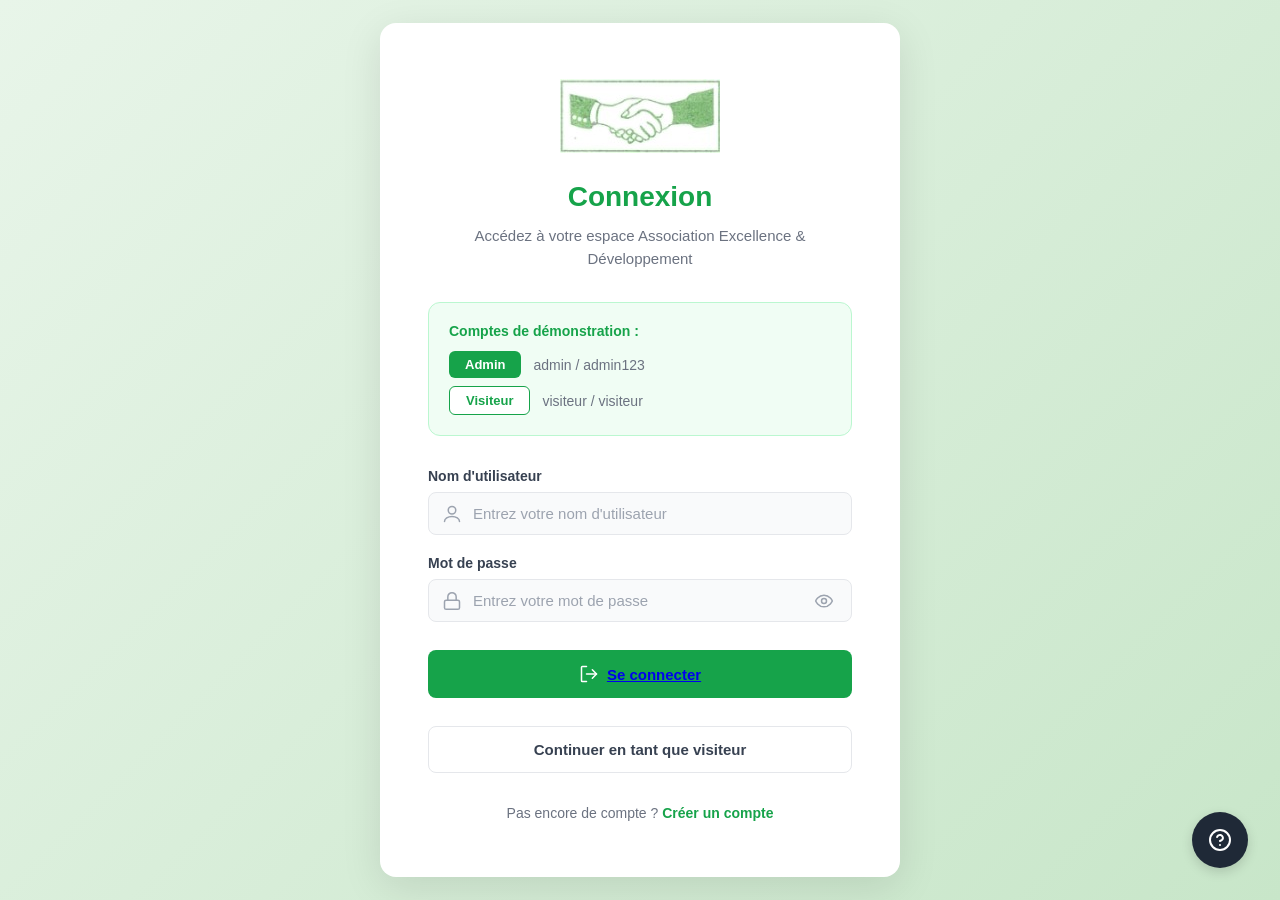
<file: connexion.html>
<!doctype html>
<html lang="fr">
  <head>
    <meta charset="UTF-8" />
    <link rel="icon" type="image/svg+xml" href="/vite.svg" />
    <meta name="viewport" content="width=device-width, initial-scale=1.0" />
    <title>Connexion - Adolescence</title>
    <link rel="stylesheet" href="index-user.css">
  </head>
  <body>
    <div id="app">
      <!-- Page de connexion -->
      <div id="login-page" class="page active">
        <div class="container">
          <div class="auth-card">
            <div class="logo-container">
              <div class="logo">
                <img src="logo adolescence.jpg" alt="" srcset="">
              </div>
            </div>

            <h1 class="title">Connexion</h1>
            <p class="subtitle">Accédez à votre espace Association Excellence & Développement</p>

            <div class="demo-accounts">
              <p class="demo-title">Comptes de démonstration :</p>
              <div class="demo-buttons">
                <button class="demo-btn admin-btn">Admin</button>
                <span class="demo-credentials">admin / admin123</span>
              </div>
              <div class="demo-buttons">
                <button class="demo-btn visitor-btn">Visiteur</button>
                <span class="demo-credentials">visiteur / visiteur</span>
              </div>
            </div>

            <form id="login-form" class="auth-form">
              <div class="form-group">
                <label for="login-username">Nom d'utilisateur</label>
                <div class="input-wrapper">
                  <svg class="input-icon" width="20" height="20" viewBox="0 0 20 20" fill="none" xmlns="http://www.w3.org/2000/svg">
                    <path d="M10 10C12.0711 10 13.75 8.32107 13.75 6.25C13.75 4.17893 12.0711 2.5 10 2.5C7.92893 2.5 6.25 4.17893 6.25 6.25C6.25 8.32107 7.92893 10 10 10Z" stroke="currentColor" stroke-width="1.5" stroke-linecap="round" stroke-linejoin="round"/>
                    <path d="M17.5 17.5C17.5 14.7386 14.1421 12.5 10 12.5C5.85786 12.5 2.5 14.7386 2.5 17.5" stroke="currentColor" stroke-width="1.5" stroke-linecap="round" stroke-linejoin="round"/>
                  </svg>
                  <input type="text" id="login-username" placeholder="Entrez votre nom d'utilisateur" required>
                </div>
              </div>

              <div class="form-group">
                <label for="login-password">Mot de passe</label>
                <div class="input-wrapper">
                  <svg class="input-icon" width="20" height="20" viewBox="0 0 20 20" fill="none" xmlns="http://www.w3.org/2000/svg">
                    <path d="M15.8333 9.16667H4.16667C3.24619 9.16667 2.5 9.91286 2.5 10.8333V16.6667C2.5 17.5871 3.24619 18.3333 4.16667 18.3333H15.8333C16.7538 18.3333 17.5 17.5871 17.5 16.6667V10.8333C17.5 9.91286 16.7538 9.16667 15.8333 9.16667Z" stroke="currentColor" stroke-width="1.5" stroke-linecap="round" stroke-linejoin="round"/>
                    <path d="M5.83333 9.16667V5.83333C5.83333 4.72826 6.27232 3.66846 7.05372 2.88706C7.83512 2.10565 8.89493 1.66667 10 1.66667C11.1051 1.66667 12.1649 2.10565 12.9463 2.88706C13.7277 3.66846 14.1667 4.72826 14.1667 5.83333V9.16667" stroke="currentColor" stroke-width="1.5" stroke-linecap="round" stroke-linejoin="round"/>
                  </svg>
                  <input type="password" id="login-password" placeholder="Entrez votre mot de passe" required>
                  <button type="button" class="toggle-password" aria-label="Afficher le mot de passe">
                    <svg class="eye-icon" width="20" height="20" viewBox="0 0 20 20" fill="none" xmlns="http://www.w3.org/2000/svg">
                      <path d="M1.66667 10C1.66667 10 4.16667 4.16667 10 4.16667C15.8333 4.16667 18.3333 10 18.3333 10C18.3333 10 15.8333 15.8333 10 15.8333C4.16667 15.8333 1.66667 10 1.66667 10Z" stroke="currentColor" stroke-width="1.5" stroke-linecap="round" stroke-linejoin="round"/>
                      <path d="M10 12.5C11.3807 12.5 12.5 11.3807 12.5 10C12.5 8.61929 11.3807 7.5 10 7.5C8.61929 7.5 7.5 8.61929 7.5 10C7.5 11.3807 8.61929 12.5 10 12.5Z" stroke="currentColor" stroke-width="1.5" stroke-linecap="round" stroke-linejoin="round"/>
                    </svg>
                  </button>
                </div>
              </div>

              <button type="submit" class="btn btn-primary">
                <svg width="20" height="20" viewBox="0 0 20 20" fill="none" xmlns="http://www.w3.org/2000/svg">
                  <path d="M7.5 2.5H3.33333C2.8731 2.5 2.5 2.8731 2.5 3.33333V16.6667C2.5 17.1269 2.8731 17.5 3.33333 17.5H7.5" stroke="currentColor" stroke-width="1.5" stroke-linecap="round" stroke-linejoin="round"/>
                  <path d="M13.3333 14.1667L17.5 10L13.3333 5.83333" stroke="currentColor" stroke-width="1.5" stroke-linecap="round" stroke-linejoin="round"/>
                  <path d="M17.5 10H7.5" stroke="currentColor" stroke-width="1.5" stroke-linecap="round" stroke-linejoin="round"/>
                </svg>
                  <a href="accuille-user.html">Se connecter </a>
              </button>

              <button type="button" class="btn btn-secondary" id="continue-visitor">
                Continuer en tant que visiteur
              </button>

              <p class="switch-page">
                Pas encore de compte ? <a href="#" id="show-register">Créer un compte</a>
              </p>
            </form>
          </div>
        </div>
      </div>

      <!-- Page d'inscription -->
      <div id="register-page" class="page">
        <div class="container">
          <div class="auth-card">
            <div class="logo-container">
              <div class="logo">
                <img src="logo adolescence.jpg" alt="" srcset="">
              </div>
            </div>

            <h1 class="title">Créer un compte</h1>
            <p class="subtitle">Rejoignez Association Excellence & Développement</p>

            <form id="register-form" class="auth-form">
              <div class="form-group">
                <label for="register-fullname">Nom complet</label>
                <div class="input-wrapper">
                  <svg class="input-icon" width="20" height="20" viewBox="0 0 20 20" fill="none" xmlns="http://www.w3.org/2000/svg">
                    <path d="M10 10C12.0711 10 13.75 8.32107 13.75 6.25C13.75 4.17893 12.0711 2.5 10 2.5C7.92893 2.5 6.25 4.17893 6.25 6.25C6.25 8.32107 7.92893 10 10 10Z" stroke="currentColor" stroke-width="1.5" stroke-linecap="round" stroke-linejoin="round"/>
                    <path d="M17.5 17.5C17.5 14.7386 14.1421 12.5 10 12.5C5.85786 12.5 2.5 14.7386 2.5 17.5" stroke="currentColor" stroke-width="1.5" stroke-linecap="round" stroke-linejoin="round"/>
                  </svg>
                  <input type="text" id="register-fullname" placeholder="Entrez votre nom complet" required>
                </div>
              </div>

              <div class="form-group">
                <label for="register-email">Email</label>
                <div class="input-wrapper">
                  <svg class="input-icon" width="20" height="20" viewBox="0 0 20 20" fill="none" xmlns="http://www.w3.org/2000/svg">
                    <path d="M3.33333 5.83333C3.33333 4.91286 4.07952 4.16667 5 4.16667H15C15.9205 4.16667 16.6667 4.91286 16.6667 5.83333V14.1667C16.6667 15.0871 15.9205 15.8333 15 15.8333H5C4.07952 15.8333 3.33333 15.0871 3.33333 14.1667V5.83333Z" stroke="currentColor" stroke-width="1.5" stroke-linecap="round" stroke-linejoin="round"/>
                    <path d="M3.33333 5.83333L10 10.8333L16.6667 5.83333" stroke="currentColor" stroke-width="1.5" stroke-linecap="round" stroke-linejoin="round"/>
                  </svg>
                  <input type="email" id="register-email" placeholder="votre@email.com" required>
                </div>
              </div>

              <div class="form-group">
                <label for="register-username">Nom d'utilisateur</label>
                <div class="input-wrapper">
                  <svg class="input-icon" width="20" height="20" viewBox="0 0 20 20" fill="none" xmlns="http://www.w3.org/2000/svg">
                    <path d="M10 10C12.0711 10 13.75 8.32107 13.75 6.25C13.75 4.17893 12.0711 2.5 10 2.5C7.92893 2.5 6.25 4.17893 6.25 6.25C6.25 8.32107 7.92893 10 10 10Z" stroke="currentColor" stroke-width="1.5" stroke-linecap="round" stroke-linejoin="round"/>
                    <path d="M17.5 17.5C17.5 14.7386 14.1421 12.5 10 12.5C5.85786 12.5 2.5 14.7386 2.5 17.5" stroke="currentColor" stroke-width="1.5" stroke-linecap="round" stroke-linejoin="round"/>
                  </svg>
                  <input type="text" id="register-username" placeholder="Choisissez un nom d'utilisateur" required>
                </div>
              </div>

              <div class="form-group">
                <label for="register-password">Mot de passe</label>
                <div class="input-wrapper">
                  <svg class="input-icon" width="20" height="20" viewBox="0 0 20 20" fill="none" xmlns="http://www.w3.org/2000/svg">
                    <path d="M15.8333 9.16667H4.16667C3.24619 9.16667 2.5 9.91286 2.5 10.8333V16.6667C2.5 17.5871 3.24619 18.3333 4.16667 18.3333H15.8333C16.7538 18.3333 17.5 17.5871 17.5 16.6667V10.8333C17.5 9.91286 16.7538 9.16667 15.8333 9.16667Z" stroke="currentColor" stroke-width="1.5" stroke-linecap="round" stroke-linejoin="round"/>
                    <path d="M5.83333 9.16667V5.83333C5.83333 4.72826 6.27232 3.66846 7.05372 2.88706C7.83512 2.10565 8.89493 1.66667 10 1.66667C11.1051 1.66667 12.1649 2.10565 12.9463 2.88706C13.7277 3.66846 14.1667 4.72826 14.1667 5.83333V9.16667" stroke="currentColor" stroke-width="1.5" stroke-linecap="round" stroke-linejoin="round"/>
                  </svg>
                  <input type="password" id="register-password" placeholder="Créez un mot de passe" required>
                  <button type="button" class="toggle-password" aria-label="Afficher le mot de passe">
                    <svg class="eye-icon" width="20" height="20" viewBox="0 0 20 20" fill="none" xmlns="http://www.w3.org/2000/svg">
                      <path d="M1.66667 10C1.66667 10 4.16667 4.16667 10 4.16667C15.8333 4.16667 18.3333 10 18.3333 10C18.3333 10 15.8333 15.8333 10 15.8333C4.16667 15.8333 1.66667 10 1.66667 10Z" stroke="currentColor" stroke-width="1.5" stroke-linecap="round" stroke-linejoin="round"/>
                      <path d="M10 12.5C11.3807 12.5 12.5 11.3807 12.5 10C12.5 8.61929 11.3807 7.5 10 7.5C8.61929 7.5 7.5 8.61929 7.5 10C7.5 11.3807 8.61929 12.5 10 12.5Z" stroke="currentColor" stroke-width="1.5" stroke-linecap="round" stroke-linejoin="round"/>
                    </svg>
                  </button>
                </div>
              </div>

              <div class="form-group">
                <label for="register-confirm-password">Confirmer le mot de passe</label>
                <div class="input-wrapper">
                  <svg class="input-icon" width="20" height="20" viewBox="0 0 20 20" fill="none" xmlns="http://www.w3.org/2000/svg">
                    <path d="M15.8333 9.16667H4.16667C3.24619 9.16667 2.5 9.91286 2.5 10.8333V16.6667C2.5 17.5871 3.24619 18.3333 4.16667 18.3333H15.8333C16.7538 18.3333 17.5 17.5871 17.5 16.6667V10.8333C17.5 9.91286 16.7538 9.16667 15.8333 9.16667Z" stroke="currentColor" stroke-width="1.5" stroke-linecap="round" stroke-linejoin="round"/>
                    <path d="M5.83333 9.16667V5.83333C5.83333 4.72826 6.27232 3.66846 7.05372 2.88706C7.83512 2.10565 8.89493 1.66667 10 1.66667C11.1051 1.66667 12.1649 2.10565 12.9463 2.88706C13.7277 3.66846 14.1667 4.72826 14.1667 5.83333V9.16667" stroke="currentColor" stroke-width="1.5" stroke-linecap="round" stroke-linejoin="round"/>
                  </svg>
                  <input type="password" id="register-confirm-password" placeholder="Confirmez votre mot de passe" required>
                  <button type="button" class="toggle-password" aria-label="Afficher le mot de passe">
                    <svg class="eye-icon" width="20" height="20" viewBox="0 0 20 20" fill="none" xmlns="http://www.w3.org/2000/svg">
                      <path d="M1.66667 10C1.66667 10 4.16667 4.16667 10 4.16667C15.8333 4.16667 18.3333 10 18.3333 10C18.3333 10 15.8333 15.8333 10 15.8333C4.16667 15.8333 1.66667 10 1.66667 10Z" stroke="currentColor" stroke-width="1.5" stroke-linecap="round" stroke-linejoin="round"/>
                      <path d="M10 12.5C11.3807 12.5 12.5 11.3807 12.5 10C12.5 8.61929 11.3807 7.5 10 7.5C8.61929 7.5 7.5 8.61929 7.5 10C7.5 11.3807 8.61929 12.5 10 12.5Z" stroke="currentColor" stroke-width="1.5" stroke-linecap="round" stroke-linejoin="round"/>
                    </svg>
                  </button>
                </div>
              </div>

              <button type="submit" class="btn btn-primary">
                <svg width="20" height="20" viewBox="0 0 20 20" fill="none" xmlns="http://www.w3.org/2000/svg">
                  <path d="M10 4.16667V15.8333" stroke="currentColor" stroke-width="1.5" stroke-linecap="round" stroke-linejoin="round"/>
                  <path d="M4.16667 10H15.8333" stroke="currentColor" stroke-width="1.5" stroke-linecap="round" stroke-linejoin="round"/>
                </svg>
                <a href="index.html">Créer mon compte </a>
              </button>

              <p class="switch-page">
                Déjà un compte ? <a href="#" id="show-login">Se connecter</a>
              </p>
            </form>
          </div>
        </div>
      </div>

      <!-- Bouton d'aide -->
      <button class="help-button" aria-label="Aide">
        <svg width="24" height="24" viewBox="0 0 24 24" fill="none" xmlns="http://www.w3.org/2000/svg">
          <circle cx="12" cy="12" r="10" stroke="white" stroke-width="2"/>
          <path d="M9.09 9C9.3251 8.33167 9.78915 7.76811 10.4 7.40913C11.0108 7.05016 11.7289 6.91894 12.4272 7.03871C13.1255 7.15849 13.7588 7.52152 14.2151 8.06353C14.6713 8.60553 14.9211 9.29152 14.92 10C14.92 12 11.92 13 11.92 13" stroke="white" stroke-width="2" stroke-linecap="round" stroke-linejoin="round"/>
          <circle cx="12" cy="17" r="1" fill="white"/>
        </svg>
      </button>
    </div>

    <script src="index-user.js"></script>
  </body>
</html>
</file>
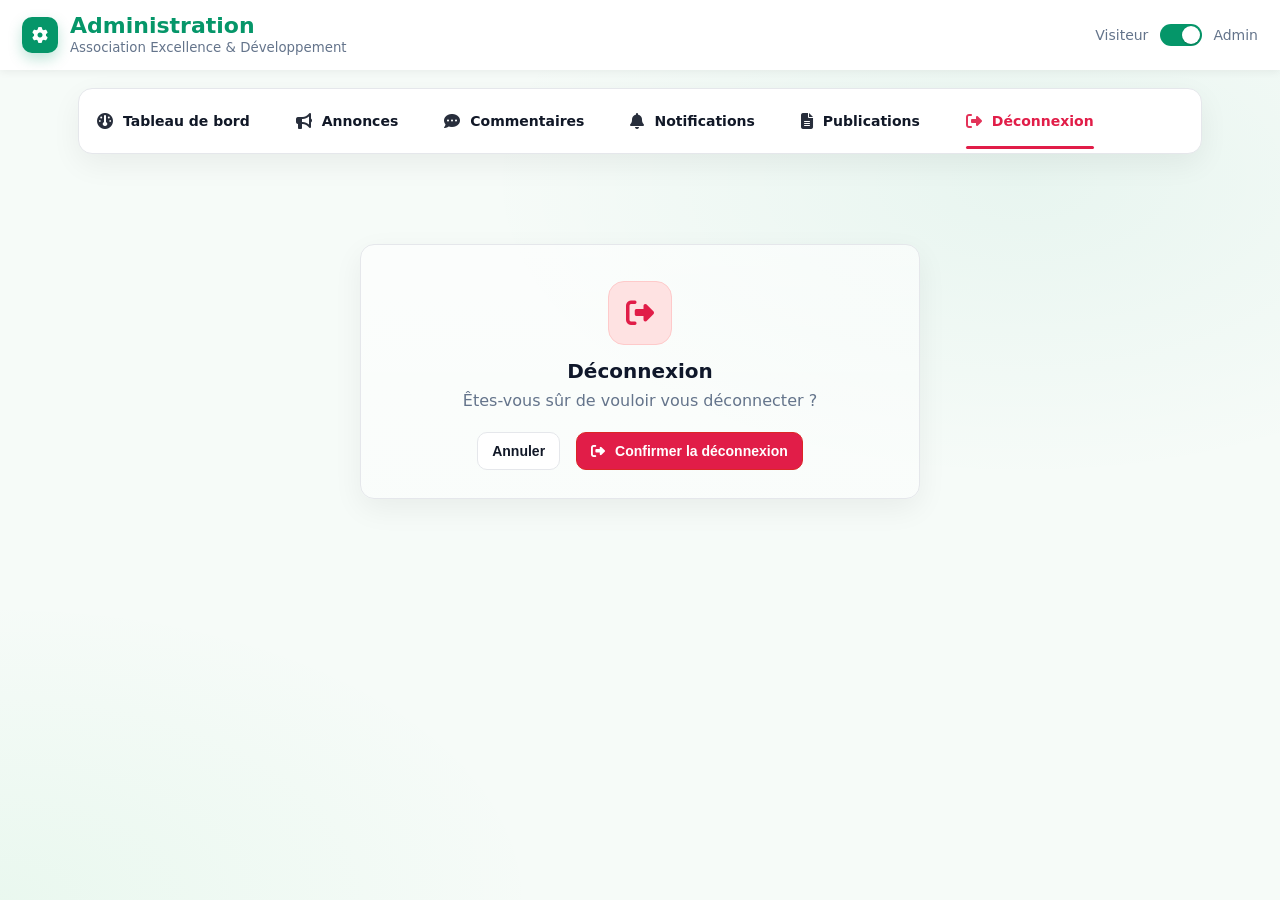
<file: dex.html>
<!DOCTYPE html>
<html lang="fr">
<head>
  <meta charset="UTF-8" />
  <title>Administration – Déconnexion</title>
  <meta name="viewport" content="width=device-width, initial-scale=1" />
  <!-- Icônes -->
  <link rel="stylesheet" href="https://cdnjs.cloudflare.com/ajax/libs/font-awesome/6.5.0/css/all.min.css">
  <style>
    :root{
      --bg: #f6fbf8;
      --white: #ffffff;
      --text: #0f172a;
      --muted: #64748b;
      --green: #059669;
      --green-100:#ecfdf5;
      --green-300:#6ee7b7;
      --green-600:#059669;
      --red: #e11d48;
      --red-600:#dc2626;
      --red-100:#fee2e2;
      --shadow: 0 10px 30px rgba(2, 6, 23, .06);
      --border:#e5e7eb;
      --radius: 14px;
    }
    *{box-sizing:border-box}
    html,body{height:100%}
    body{
      margin:0;
      font-family: ui-sans-serif, system-ui, -apple-system, Segoe UI, Roboto, Arial, "Helvetica Neue";
      color:var(--text);
      background:
        radial-gradient(900px 500px at 80% 20%, rgba(5,150,105,.06), transparent 60%),
        radial-gradient(900px 500px at 0% 100%, rgba(34,197,94,.06), transparent 60%),
        var(--bg);
    }

    /* Header */
    header{
      background: var(--white);
      padding: 14px 22px;
      display:flex; align-items:center; justify-content:space-between;
      box-shadow: 0 2px 8px rgba(2,6,23,.06);
      position: sticky; top:0; z-index:10;
    }
    .brand{display:flex; align-items:center; gap:12px}
    .brand .logo{
      width:36px; height:36px; border-radius:10px; display:grid; place-items:center; color:#fff;
      background: var(--green);
      box-shadow: 0 6px 14px rgba(5,150,105,.25);
    }
    .brand .title{line-height:1.1}
    .brand h1{font-size:22px; color:var(--green); margin:0}
    .brand small{color:var(--muted)}
    .right{display:flex; align-items:center; gap:12px}
    .role{
      color:#0b3b2c; background:var(--green-100); border:1px solid #bbf7d0;
      padding:6px 10px; border-radius:999px; font-size:13px; display:flex; align-items:center; gap:6px;
    }
    .switch{display:flex; align-items:center; gap:8px; color:var(--muted); font-size:14px}
    .toggle{
      appearance:none; width:42px; height:22px; background:#d1d5db; border-radius:999px; position:relative; cursor:pointer; outline:none;
      transition: background .2s ease;
    }
    .toggle:before{
      content:""; position:absolute; top:2px; left:2px; width:18px; height:18px; background:#fff; border-radius:50%;
      box-shadow:0 1px 2px rgba(0,0,0,.2); transition: transform .2s ease;
    }
    .toggle:checked{ background: var(--green) }
    .toggle:checked:before{ transform: translateX(20px) }

    /* Nav bar card */
    .nav-wrap{
      margin: 18px auto 0; max-width: 1160px; padding: 0 18px;
    }
    nav{
      background: var(--white);
      border-radius: var(--radius);
      box-shadow: var(--shadow);
      padding: 12px 18px;
      display:flex; align-items:center; justify-content:space-between;
      border: 1px solid var(--border);
    }
    .nav-list{
      display:flex; align-items:center; gap:46px; /* espace entre liens */
    }
    .nav-link{
      color:#111827; text-decoration:none; font-weight:600; font-size:14px;
      display:flex; align-items:center; gap:10px; padding:12px 0; position:relative;
      transition: color .15s ease;
    }
    .nav-link i{font-size:16px; opacity:.9}
    .nav-link:hover{ color: var(--green) }
    .nav-link.active{ color: var(--green) }
    .nav-link.active::after{
      content:""; position:absolute; left:0; bottom:-8px; height:3px; width:100%;
      background: var(--green); border-radius:4px;
    }
    /* Déconnexion active en rouge */
    .nav-link.logout{ color: var(--red) }
    .nav-link.logout.active{ color: var(--red) }
    .nav-link.logout.active::after{ background: var(--red) }

    /* Main */
    main{ max-width: 1160px; margin: 26px auto; padding: 0 24px; }
    .center{
      margin: 90px auto; max-width: 560px; text-align:center;
      background: linear-gradient(180deg, rgba(255,255,255,.6), rgba(255,255,255,.4));
      border: 1px solid var(--border);
      box-shadow: var(--shadow);
      border-radius: var(--radius);
      padding: 36px 26px 28px;
    }
    .logout-icon{
      width:64px; height:64px; border-radius:16px; display:grid; place-items:center; margin: 0 auto 14px;
      background: var(--red-100); color: var(--red); font-size:28px;
      border:1px solid #fecaca;
    }
    h2{margin: 6px 0 8px; font-size:20px}
    .sub{color: var(--muted); margin-bottom:22px}

    .actions{display:flex; gap:16px; justify-content:center}
    .btn{
      border-radius:10px; padding:10px 14px; font-weight:700; font-size:14px; cursor:pointer;
      transition: transform .05s ease, background .2s ease, color .2s ease, border-color .2s ease;
      display:inline-flex; align-items:center; gap:10px;
    }
    .btn:active{ transform: translateY(1px) }
    .btn-outline{
      background:#fff; color:#111827; border:1px solid var(--border);
    }
    .btn-danger{
      background: var(--red); color:#fff; border:1px solid var(--red-600);
    }
    .btn-danger:hover{ background: var(--red-600) }

    /* Petits helpers */
    .spacer{flex:1}
    @media (max-width: 760px){
      .nav-list{gap:22px; flex-wrap:wrap}
      .center{margin: 40px auto}
    }
  </style>
</head>
<body>

  <!-- HEADER -->
  <header>
    <div class="brand">
      <div class="logo"><i class="fa-solid fa-gear"></i></div>
      <div class="title">
        <h1>Administration</h1>
        <small>Association Excellence & Développement</small>
      </div>
    </div>
    <div class="right">
      <div class="switch">
        <span>Visiteur</span>
        <input type="checkbox" class="toggle" aria-label="Basculer visiteur / admin" checked>
        <span>Admin</span>
      </div>
    </div>
  </header>

  <!-- NAV -->
  <div class="nav-wrap">
    <nav id="topnav">
      <div class="nav-list">
        <a class="nav-link" href="v1.html"><i class="fa-solid fa-gauge"></i> Tableau de bord</a>
        <a class="nav-link" href="annonce.html"><i class="fa-solid fa-bullhorn"></i> Annonces</a>
        <a class="nav-link" href="#"><i class="fa-solid fa-comment-dots"></i> Commentaires</a>
        <a class="nav-link" href="notification.html"><i class="fa-solid fa-bell"></i> Notifications</a>
        <a class="nav-link" href="#"><i class="fa-solid fa-file-lines"></i> Publications</a>
        <a class="nav-link logout active" href="dex.html"><i class="fa-solid fa-right-from-bracket"></i> Déconnexion</a>
      </div>
    </nav>
  </div>

  <!-- CONTENT -->
  <main>
    <section class="center" id="logoutSection">
      <div class="logout-icon"><i class="fa-solid fa-right-from-bracket"></i></div>
      <h2>Déconnexion</h2>
      <div class="sub">Êtes-vous sûr de vouloir vous déconnecter&nbsp;?</div>

      <div class="actions">
        <button class="btn btn-outline" id="btnCancel">Annuler</button>
        <button class="btn btn-danger" id="btnConfirm" href="ado.html">
          <i class="fa-solid fa-right-from-bracket"></i> Confirmer la déconnexion
        </button></a>
      </div>
    </section>
  </main>

  <script>
    document.getElementById('btnConfirm').addEventListener('click', ()=>{
      // Ici tu placerais ta vraie logique (ex: redirection / clear session)
      alert('Vous êtes déconnecté(e).');
       return window.location.replace("ado.html");
    });
  </script>
</body>
</html>
</file>
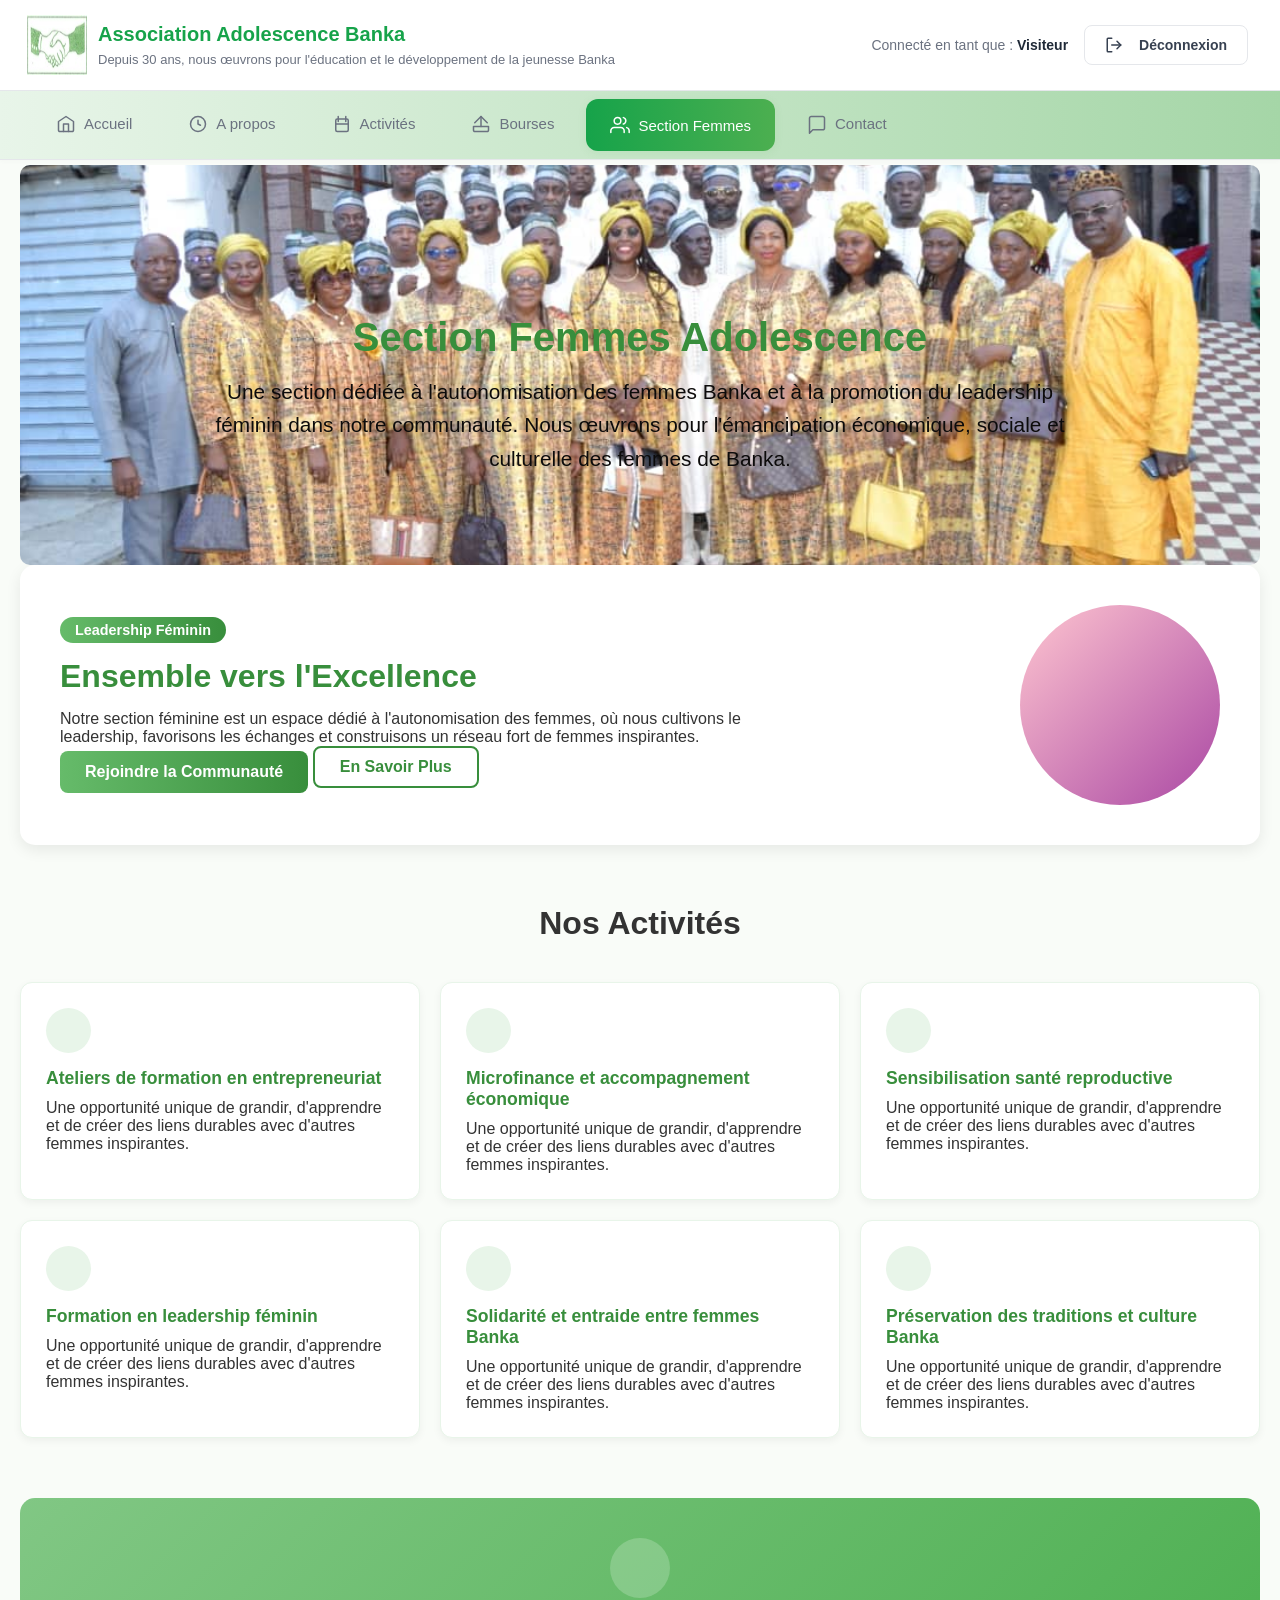
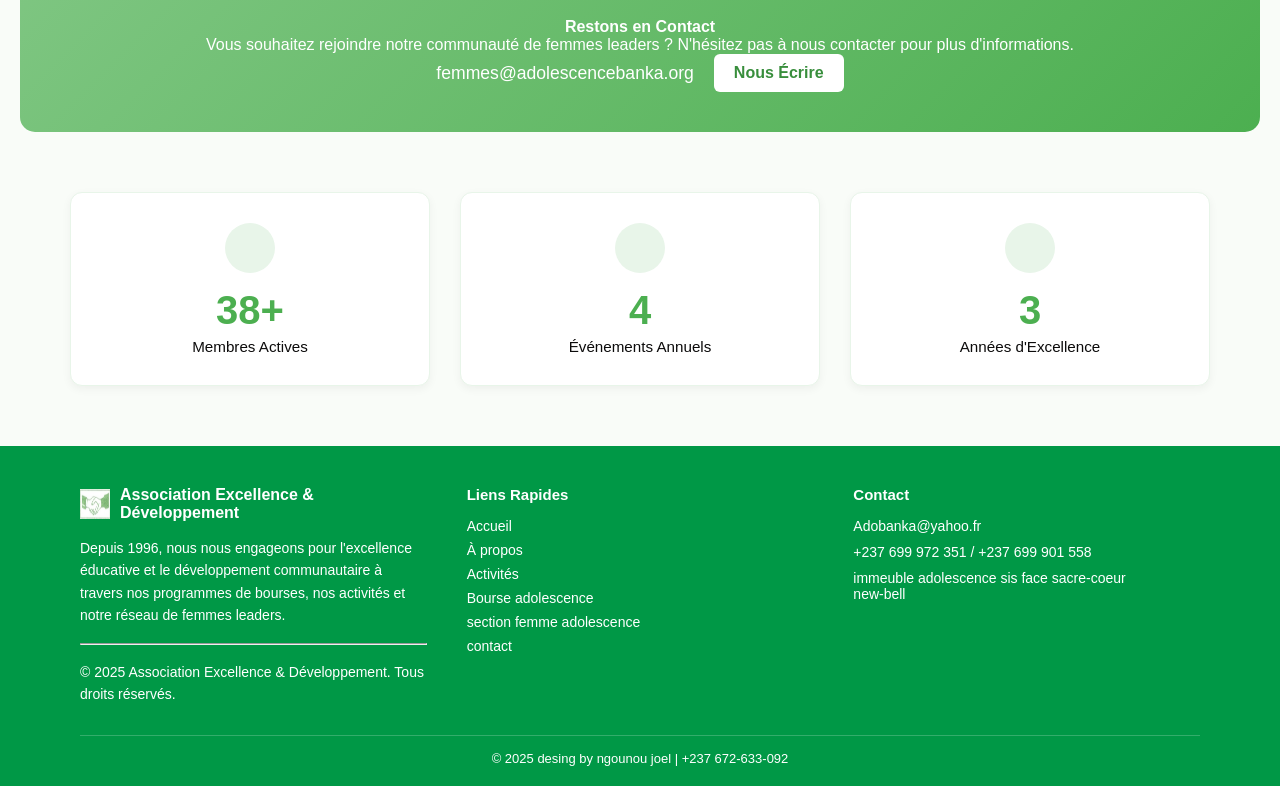
<file: femmeadolescence-user.html>
<!doctype html>
<html lang="fr">
  <head>
    <meta charset="UTF-8" />
    <meta name="viewport" content="width=device-width, initial-scale=1.0" />
    <title>femme adolescence banka</title>
    <link rel="stylesheet" href="femmeadolescence-user.css">
    <link rel="stylesheet" href="footer-header-user.css">
  </head>
  <body>
    <div id="app">
      <!-- Header -->
      <header class="header">
        <div class="header-container">
          <div class="logo-section">
            <div class="logo-icon">
              <img src="logo adolescence.jpg" alt="" srcset="">
            </div>
            <div class="logo-text">
              <h1 class="logo-title">Association Adolescence Banka</h1>
              <p class="logo-subtitle">Depuis 30 ans, nous œuvrons pour l'éducation et le développement de la jeunesse Banka</p>
            </div>
          </div>
          <div class="user-section">
            <span class="user-label">Connecté en tant que : <strong class="user-name">Visiteur</strong></span>
            <button class="logout-btn" id="logout-btn">
              <svg width="18" height="18" viewBox="0 0 18 18" fill="none" xmlns="http://www.w3.org/2000/svg">
                <path d="M6.75 2.25H3C2.58579 2.25 2.25 2.58579 2.25 3V15C2.25 15.4142 2.58579 15.75 3 15.75H6.75" stroke="currentColor" stroke-width="1.5" stroke-linecap="round" stroke-linejoin="round"/>
                <path d="M12 12.75L15.75 9L12 5.25" stroke="currentColor" stroke-width="1.5" stroke-linecap="round" stroke-linejoin="round"/>
                <path d="M15.75 9H6.75" stroke="currentColor" stroke-width="1.5" stroke-linecap="round" stroke-linejoin="round"/>
              </svg>
              Déconnexion
            </button>
          </div>
        </div>
      </header>

      <!-- Navigation -->
      <nav class="navigation">
        <div class="nav-container">
          <a href="accuille-user.html" class="nav-item active">
            <svg width="20" height="20" viewBox="0 0 20 20" fill="none" xmlns="http://www.w3.org/2000/svg">
              <path d="M2.5 7.5L10 2.5L17.5 7.5V16.25C17.5 16.5815 17.3683 16.8995 17.1339 17.1339C16.8995 17.3683 16.5815 17.5 16.25 17.5H3.75C3.41848 17.5 3.10054 17.3683 2.86612 17.1339C2.6317 16.8995 2.5 16.5815 2.5 16.25V7.5Z" stroke="currentColor" stroke-width="1.5" stroke-linecap="round" stroke-linejoin="round"/>
              <path d="M7.5 17.5V10H12.5V17.5" stroke="currentColor" stroke-width="1.5" stroke-linecap="round" stroke-linejoin="round"/>
            </svg>
            Accueil
          </a>
          <a href="A propos-user.html" class="nav-item">
            <svg width="20" height="20" viewBox="0 0 20 20" fill="none" xmlns="http://www.w3.org/2000/svg">
              <path d="M10 17.5C14.1421 17.5 17.5 14.1421 17.5 10C17.5 5.85786 14.1421 2.5 10 2.5C5.85786 2.5 2.5 5.85786 2.5 10C2.5 14.1421 5.85786 17.5 10 17.5Z" stroke="currentColor" stroke-width="1.5" stroke-linecap="round" stroke-linejoin="round"/>
              <path d="M10 6.25V10L12.5 11.25" stroke="currentColor" stroke-width="1.5" stroke-linecap="round" stroke-linejoin="round"/>
            </svg>
            A propos
          </a>
          <a href="Activiter-user.html" class="nav-item">
            <svg width="20" height="20" viewBox="0 0 20 20" fill="none" xmlns="http://www.w3.org/2000/svg">
              <rect x="3.75" y="5" width="12.5" height="12.5" rx="1.5" stroke="currentColor" stroke-width="1.5" stroke-linecap="round" stroke-linejoin="round"/>
              <path d="M13.75 2.5V7.5" stroke="currentColor" stroke-width="1.5" stroke-linecap="round" stroke-linejoin="round"/>
              <path d="M6.25 2.5V7.5" stroke="currentColor" stroke-width="1.5" stroke-linecap="round" stroke-linejoin="round"/>
              <path d="M3.75 10H16.25" stroke="currentColor" stroke-width="1.5" stroke-linecap="round" stroke-linejoin="round"/>
            </svg>
            Activités
          </a>
          <a href="bource-user.html" class="nav-item">
            <svg width="20" height="20" viewBox="0 0 20 20" fill="none" xmlns="http://www.w3.org/2000/svg">
              <path d="M16.25 8.75L10 2.5L3.75 8.75" stroke="currentColor" stroke-width="1.5" stroke-linecap="round" stroke-linejoin="round"/>
              <path d="M10 2.5V12.5" stroke="currentColor" stroke-width="1.5" stroke-linecap="round" stroke-linejoin="round"/>
              <path d="M2.5 12.5H17.5V16.25C17.5 16.5815 17.3683 16.8995 17.1339 17.1339C16.8995 17.3683 16.5815 17.5 16.25 17.5H3.75C3.41848 17.5 3.10054 17.3683 2.86612 17.1339C2.6317 16.8995 2.5 16.5815 2.5 16.25V12.5Z" stroke="currentColor" stroke-width="1.5" stroke-linecap="round" stroke-linejoin="round"/>
            </svg>
            Bourses
          </a>
          <a href="femmeadolescence-user.html" class="nav-item">
            <svg width="20" height="20" viewBox="0 0 20 20" fill="none" xmlns="http://www.w3.org/2000/svg">
              <path d="M14.1667 17.5V15.8333C14.1667 14.9493 13.8155 14.1014 13.1904 13.4763C12.5652 12.8512 11.7174 12.5 10.8333 12.5H4.16667C3.28261 12.5 2.43476 12.8512 1.80964 13.4763C1.18452 14.1014 0.833336 14.9493 0.833336 15.8333V17.5" stroke="currentColor" stroke-width="1.5" stroke-linecap="round" stroke-linejoin="round"/>
              <path d="M7.50001 9.16667C9.34096 9.16667 10.8333 7.67428 10.8333 5.83333C10.8333 3.99238 9.34096 2.5 7.50001 2.5C5.65906 2.5 4.16667 3.99238 4.16667 5.83333C4.16667 7.67428 5.65906 9.16667 7.50001 9.16667Z" stroke="currentColor" stroke-width="1.5" stroke-linecap="round" stroke-linejoin="round"/>
              <path d="M19.1667 17.5V15.8333C19.1661 15.0948 18.9204 14.3773 18.4679 13.7936C18.0154 13.2099 17.3819 12.793 16.6667 12.6083" stroke="currentColor" stroke-width="1.5" stroke-linecap="round" stroke-linejoin="round"/>
              <path d="M13.3333 2.60834C14.0503 2.79192 14.6858 3.20892 15.1396 3.79359C15.5935 4.37827 15.8398 5.09736 15.8398 5.8375C15.8398 6.57765 15.5935 7.29674 15.1396 7.88141C14.6858 8.46609 14.0503 8.88309 13.3333 9.06667" stroke="currentColor" stroke-width="1.5" stroke-linecap="round" stroke-linejoin="round"/>
            </svg>
            Section Femmes
          </a>
          <a href="contact-user.html" class="nav-item">
            <svg width="20" height="20" viewBox="0 0 20 20" fill="none" xmlns="http://www.w3.org/2000/svg">
              <path d="M17.5 14.1667C17.5 14.6087 17.3244 15.0326 17.0118 15.3452C16.6993 15.6577 16.2754 15.8333 15.8333 15.8333H5.83333L2.5 19.1667V4.16667C2.5 3.72464 2.67559 3.30072 2.98816 2.98816C3.30072 2.67559 3.72464 2.5 4.16667 2.5H15.8333C16.2754 2.5 16.6993 2.67559 17.0118 2.98816C17.3244 3.30072 17.5 3.72464 17.5 4.16667V14.1667Z" stroke="currentColor" stroke-width="1.5" stroke-linecap="round" stroke-linejoin="round"/>
            </svg>
            Contact
          </a>
        </div>
      </nav>

 <section id="femme-adolescence-page">
    <div class="femme-header">
        <h2 class="femme-title"><i class="fas fa-crown"></i> Section Femmes Adolescence <i class="fas fa-crown"></i></h2>
        <p class="femme-subtitle">Une section dédiée à l'autonomisation des femmes Banka et à la promotion du leadership féminin dans notre communauté. Nous œuvrons pour l'émancipation économique, sociale et culturelle des femmes de Banka.</p>
    </div>

    <div class="femme-main-block">
        <div class="main-block-content">
            <span class="main-tag"><i class="fas fa-bolt"></i> Leadership Féminin</span>
            <h3>Ensemble vers l'Excellence</h3>
            <p>Notre section féminine est un espace dédié à l'autonomisation des femmes, où nous cultivons le leadership, favorisons les échanges et construisons un réseau fort de femmes inspirantes.</p>
            <div class="main-block-actions">
                <a href="#" class="btn-primary-femme" id="join-community-btn"><i class="fas fa-users"></i> Rejoindre la Communauté</a>
                <a href="#" class="btn-secondary-femme" id="learn-more-btn">En Savoir Plus</a>
            </div>
        </div>
        <div class="main-block-image">
            <div class="crown-circle">
                <i class="fas fa-crown"></i>
            </div>
            <i class="fas fa-star star-deco"></i>
        </div>
    </div>
    
    <div class="activites-header">
        <h2 class="section-title">Nos Activités</h2>
    </div>

    <div class="activites-grid">
        <div class="activite-card">
            <div class="activite-icon"><i class="fas fa-heart"></i></div>
            <h4>Ateliers de formation en entrepreneuriat</h4>
            <p>Une opportunité unique de grandir, d'apprendre et de créer des liens durables avec d'autres femmes inspirantes.</p>
        </div>
        <div class="activite-card">
            <div class="activite-icon"><i class="fas fa-heart"></i></div>
            <h4>Microfinance et accompagnement économique</h4>
            <p>Une opportunité unique de grandir, d'apprendre et de créer des liens durables avec d'autres femmes inspirantes.</p>
        </div>
        <div class="activite-card">
            <div class="activite-icon"><i class="fas fa-heart"></i></div>
            <h4>Sensibilisation santé reproductive</h4>
            <p>Une opportunité unique de grandir, d'apprendre et de créer des liens durables avec d'autres femmes inspirantes.</p>
        </div>
        <div class="activite-card">
            <div class="activite-icon"><i class="fas fa-heart"></i></div>
            <h4>Formation en leadership féminin</h4>
            <p>Une opportunité unique de grandir, d'apprendre et de créer des liens durables avec d'autres femmes inspirantes.</p>
        </div>
        <div class="activite-card">
            <div class="activite-icon"><i class="fas fa-heart"></i></div>
            <h4>Solidarité et entraide entre femmes Banka</h4>
            <p>Une opportunité unique de grandir, d'apprendre et de créer des liens durables avec d'autres femmes inspirantes.</p>
        </div>
        <div class="activite-card">
            <div class="activite-icon"><i class="fas fa-heart"></i></div>
            <h4>Préservation des traditions et culture Banka</h4>
            <p>Une opportunité unique de grandir, d'apprendre et de créer des liens durables avec d'autres femmes inspirantes.</p>
        </div>
    </div>

    <div class="contact-chiffres-section">
        
        <div class="restons-contact-block">
            <div class="contact-icon-mail">
                <i class="far fa-envelope"></i>
            </div>
            <h4>Restons en Contact</h4>
            <p>Vous souhaitez rejoindre notre communauté de femmes leaders ? N'hésitez pas à nous contacter pour plus d'informations.</p>
            <div class="contact-action-row">
                <span class="contact-email">femmes@adolescencebanka.org</span>
                <a href="mailto:femmes@adolescencebanka.org" class="btn-write-us">Nous Écrire</a>
            </div>
        </div>

        <div class="chiffres-cles-grid">
            <div class="chiffre-card">
                <div class="chiffre-icon icon-users">
                    <i class="fas fa-users"></i>
                </div>
                <div class="chiffre-value" data-target="250">0</div>
                <div class="chiffre-label">Membres Actives</div>
            </div>
            <div class="chiffre-card">
                <div class="chiffre-icon icon-calendar">
                    <i class="fas fa-calendar-alt"></i>
                </div>
                <div class="chiffre-value" data-target="24">0</div>
                <div class="chiffre-label">Événements Annuels</div>
            </div>
            <div class="chiffre-card">
                <div class="chiffre-icon icon-crown">
                    <i class="fas fa-crown"></i>
                </div>
                <div class="chiffre-value" data-target="15">0</div>
                <div class="chiffre-label">Années d'Excellence</div>
            </div>
        </div>
    </div>
</section>
  
 <!-- Footer -->
<footer>
  <div class="footer-container">
    <!-- Bloc logo + description -->
    <div class="footer-about">
      <div class="footer-logo">
        <img src="logo adolescence.jpg" alt="" srcset="">
        <span>Association Excellence & Développement</span>
      </div>
      <p>
        Depuis 1996, nous nous engageons pour l'excellence éducative et le développement
        communautaire à travers nos programmes de bourses, nos activités et notre réseau
        de femmes leaders.
      </p><br/><hr/><br/>
      <p>&copy; 2025 Association Excellence & Développement. Tous droits réservés.</p>
    </div>

    <!-- Liens rapides -->
    <div class="footer-links">
      <h4>Liens Rapides</h4>
      <ul>
        <li><a href="accuille-user.html">Accueil</a></li>
        <li><a href="A propos-user.html">À propos</a></li>
        <li><a href="Activiter-user.html">Activités</a></li>
        <li><a href="bource-user.html">Bourse adolescence</a></li>
        <li><a href="femmeadolescence-user.html">section femme adolescence</a></li>
        <li><a href="contact-user.html">contact</a></li>
      </ul>
    </div>

    <!-- Contact -->
    <div class="footer-contact">
      <h4>Contact</h4>
      <p>Adobanka@yahoo.fr</p>
      <p>+237 699 972 351 / +237 699 901 558</p>
      <p>immeuble adolescence sis face  sacre-coeur<br>new-bell</p>
    </div>
  </div>

  <!-- Copyright -->
  <div class="footer-bottom">
    <p>&copy; 2025 desing by ngounou joel | +237 672-633-092</p>
  </div>
</footer>

<script src="footer-header-user.js"></script>
<script src="femmeadolescence-user.js"></script>
</body>
</html>
</file>
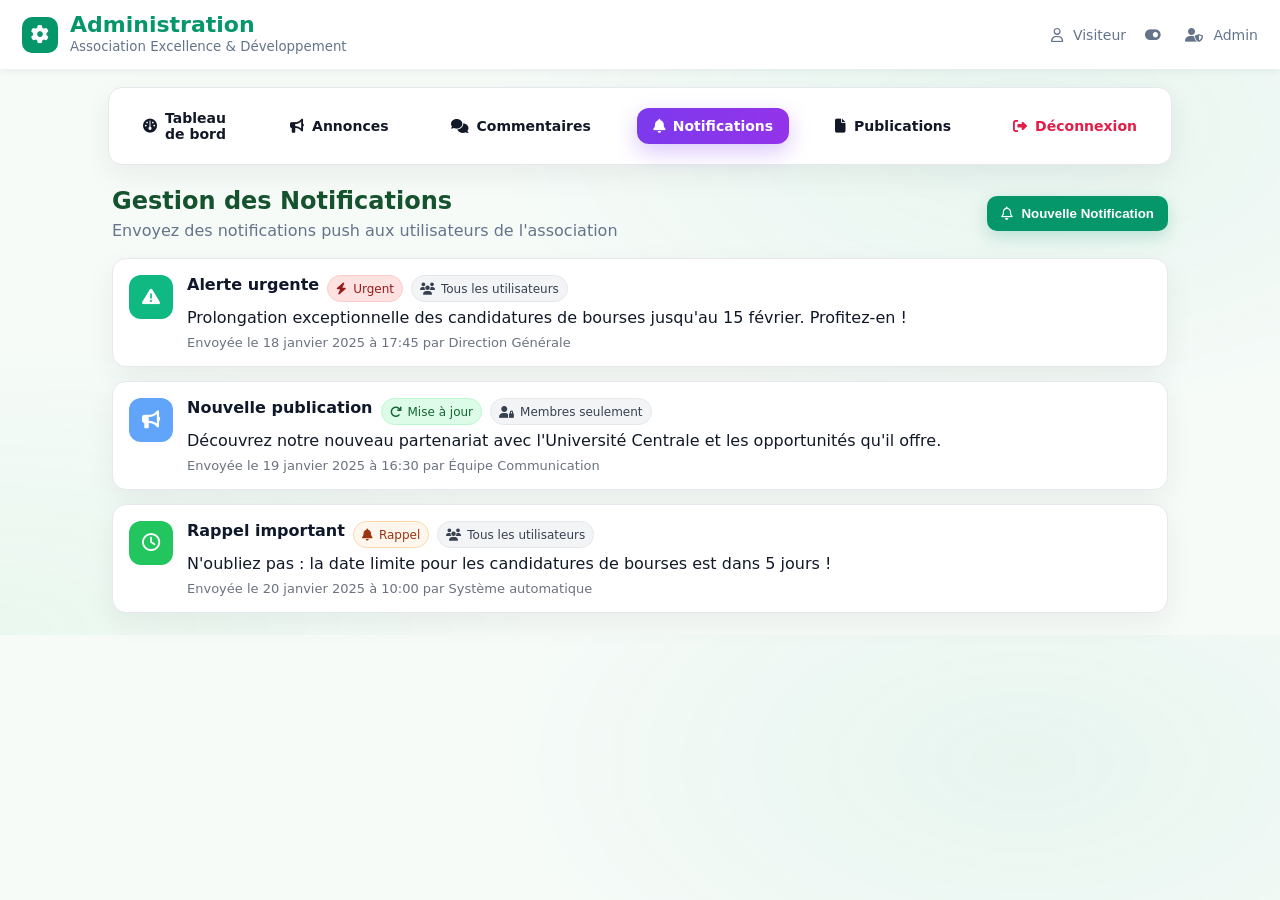
<file: notification.html>
<!DOCTYPE html>
<html lang="fr">
<head>
  <meta charset="UTF-8" />
  <title>Administration – Notifications</title>
  <meta name="viewport" content="width=device-width, initial-scale=1" />
  <!-- Glyphicons modernes -->
  <link rel="stylesheet" href="https://cdnjs.cloudflare.com/ajax/libs/font-awesome/6.5.0/css/all.min.css">
  <style>
    :root{
      --bg:#f6fbf8;
      --panel:#ffffff;
      --text:#0f172a;
      --muted:#64748b;
      --border:#e6e8ee;
      --shadow:0 10px 30px rgba(2,6,23,.06);
      --green:#16a34a; --green-600:#059669; --green-100:#dcfce7;
      --purple:#6d28d9; --purple-500:#7c3aed; --purple-grad:linear-gradient(90deg,#7c3aed,#9333ea);
      --red:#e11d48; --red-100:#fee2e2;
      --blue:#3b82f6; --blue-100:#e0f2fe;
      --amber:#f59e0b; --amber-100:#fff7ed;
      --radius:14px;
    }
    *{box-sizing:border-box}
    body{
      margin:0; font-family:system-ui,-apple-system,Segoe UI,Roboto,Arial;
      color:var(--text);
      background:
        radial-gradient(900px 500px at 80% 20%, rgba(5,150,105,.06), transparent 60%),
        radial-gradient(900px 500px at 0% 100%, rgba(34,197,94,.06), transparent 60%),
        var(--bg);
    }

    /* HEADER */
    .header{
      background:var(--panel);
      padding:14px 22px;
      display:flex;align-items:center;justify-content:space-between;
      box-shadow:0 2px 8px rgba(2,6,23,.06);
    }
    .brand{display:flex;gap:12px;align-items:center}
    .brand .logo{
      width:36px;height:36px;border-radius:10px;background:var(--green-600);
      display:grid;place-items:center;color:#fff;font-size:18px
    }
    .brand h1{margin:0;color:var(--green-600);font-size:22px;line-height:1}
    .brand small{color:var(--muted)}
    .role{display:flex;gap:10px;align-items:center;color:var(--muted);font-size:14px}

    /* NAV */
    .nav-wrap{max-width:1100px;margin:18px auto 0;padding:0 18px}
    .nav{
      background:var(--panel);border:1px solid var(--border);border-radius:var(--radius);
      padding:12px 18px;box-shadow:var(--shadow);display:flex;gap:30px;align-items:center;
    }
    .nav a{
      text-decoration:none;color:#111827;font-weight:700;font-size:14px;
      display:flex;gap:8px;align-items:center;position:relative;padding:10px 16px;border-radius:12px;
    }
    .nav a:hover{background:#f3f4f6}
    .nav a.active{
      color:#fff;background:var(--purple-grad);box-shadow:0 8px 22px rgba(124,58,237,.28);
    }
    .nav a.logout{color:#e11d48;margin-left:auto;background:transparent}
    .nav a.logout:hover{background:#fef2f2}

    /* PAGE WRAP */
    .wrap{max-width:1100px;margin:22px auto;padding:0 22px}
    .top-row{display:flex;justify-content:space-between;align-items:center;margin-bottom:18px}
    .title{font-size:24px;color:#14532d;margin:0}
    .subtitle{color:var(--muted);margin-top:6px}
    .btn-new{
      display:inline-flex;gap:8px;align-items:center;background:var(--green-600);color:#fff;border:none;
      border-radius:10px;padding:10px 14px;font-weight:800;cursor:pointer;box-shadow:0 6px 18px rgba(5,150,105,.22);
    }

    /* CARDS LIST */
    .list{display:grid;gap:14px}
    .card{
      background:var(--panel);border:1px solid var(--border);border-radius:14px;
      box-shadow:var(--shadow);padding:16px;display:grid;grid-template-columns:auto 1fr;gap:14px;align-items:flex-start;
    }
    .icon{
      width:44px;height:44px;border-radius:12px;display:grid;place-items:center;color:#fff;font-size:18px;
    }
    .i-alert{background:#10b981}
    .i-pub{background:#60a5fa}
    .i-remind{background:#22c55e}

    .badges{display:flex;gap:8px;flex-wrap:wrap;margin-bottom:6px}
    .badge{
      font-size:12px;padding:2px 8px;border-radius:999px;border:1px solid;
      display:inline-flex;gap:6px;align-items:center
    }
    .b-urgent{background:var(--red-100); color:#991b1b; border-color:#fecaca}
    .b-update{background:#dcfce7; color:#166534; border-color:#bbf7d0}
    .b-remind{background:var(--amber-100); color:#9a3412; border-color:#fed7aa}
    .b-audience{background:#f3f4f6; color:#374151; border-color:#e5e7eb}

    .card-title{font-weight:800;margin-bottom:8px}
    .card p{margin:0;color:#111827}
    .meta{margin-top:8px;color:#6b7280;font-size:13px}

    /* MODAL */
    .modal{position:fixed;inset:0;display:none;place-items:center;z-index:50}
    .modal.open{display:grid;}
    .backdrop{position:absolute;inset:0;background:rgba(2,6,23,.55);backdrop-filter:blur(2px)}
    .dialog{
      position:relative;background:var(--panel);border-radius:14px;border:1px solid var(--border);
      width:min(92vw,560px);box-shadow:0 24px 60px rgba(2,6,23,.35);
      padding:16px; z-index:1;
    }
    .dialog header{display:flex;justify-content:space-between;align-items:center;padding-bottom:12px}
    .dialog h3{margin:0;font-size:18px}
    .x{border:none;background:transparent;font-size:18px;cursor:pointer;color:#64748b}

    .form{display:grid;gap:14px}
    .row2{display:grid;grid-template-columns:1fr 1fr;gap:12px}
    .form label{display:block;font-size:13px;margin-bottom:4px;color:#374151}

    .input-icon{position:relative}
    .input-icon i{position:absolute;top:50%;left:10px;transform:translateY(-50%);color:#6b7280;font-size:14px}
    input[type="text"], select, textarea{
      width:100%;padding:10px 12px 10px 32px;border-radius:10px;border:1px solid #cbd5e1;background:#f1f5f9;color:#0f172a;outline:none;
    }
    textarea{min-height:90px;resize:vertical}

    .dialog .actions{display:flex;gap:10px;justify-content:flex-end;padding-top:6px}
    .btn{padding:10px 14px;border-radius:10px;border:1px solid var(--border);background:#fff;color:#0f172a;cursor:pointer;font-weight:800}
    .btn-green{background:var(--green-600);color:#fff;border-color:#16a34a}
    .btn:hover{opacity:.9}

    @media (max-width:560px){
      .row2{grid-template-columns:1fr}
      .dialog{padding:12px}
    }
  </style>
</head>
<body>

  <!-- HEADER -->
  <header class="header">
    <div class="brand">
      <div class="logo"><i class="fa-solid fa-gear"></i></div>
      <div>
        <h1>Administration</h1>
        <small>Association Excellence & Développement</small>
      </div>
    </div>
    <div class="role"><i class="fa-regular fa-user"></i> Visiteur &nbsp;<i class="fa-solid fa-toggle-on"></i>&nbsp; <i class="fa-solid fa-user-shield"></i> Admin</div>
  </header>

  <!-- NAV -->
  <div class="nav-wrap">
    <nav class="nav">
      <a href="v1.html"><i class="fa-solid fa-gauge"></i> Tableau de bord</a>
      <a href="annonce.html"><i class="fa-solid fa-bullhorn"></i> Annonces</a>
      <a href="#"><i class="fa-solid fa-comments"></i> Commentaires</a>
      <a href="notification.html" class="active"><i class="fa-solid fa-bell"></i> Notifications</a>
      <a href="#"><i class="fa-solid fa-file"></i> Publications</a>
      <a href="dex.html" class="logout"><i class="fa-solid fa-right-from-bracket"></i> Déconnexion</a>
    </nav>
  </div>

  <!-- PAGE -->
  <div class="wrap">
    <div class="top-row">
      <div>
        <h2 class="title">Gestion des Notifications</h2>
        <div class="subtitle">Envoyez des notifications push aux utilisateurs de l'association</div>
      </div>
      <button class="btn-new" id="openModal"><i class="fa-regular fa-bell"></i> Nouvelle Notification</button>
    </div>

    <!-- LISTE DES NOTIFICATIONS -->
    <section class="list">

      <!-- Carte 1 -->
      <article class="card">
        <div class="icon i-alert"><i class="fa-solid fa-triangle-exclamation"></i></div>
        <div>
          <div class="badges">
            <span class="card-title">Alerte urgente</span>
            <span class="badge b-urgent"><i class="fa-solid fa-bolt"></i> Urgent</span>
            <span class="badge b-audience"><i class="fa-solid fa-users"></i> Tous les utilisateurs</span>
          </div>
          <p>Prolongation exceptionnelle des candidatures de bourses jusqu'au 15 février. Profitez-en !</p>
          <div class="meta">Envoyée le 18 janvier 2025 à 17:45 par Direction Générale</div>
        </div>
      </article>

      <!-- Carte 2 -->
      <article class="card">
        <div class="icon i-pub"><i class="fa-solid fa-bullhorn"></i></div>
        <div>
          <div class="badges">
            <span class="card-title">Nouvelle publication</span>
            <span class="badge b-update"><i class="fa-solid fa-arrow-rotate-right"></i> Mise à jour</span>
            <span class="badge b-audience"><i class="fa-solid fa-user-lock"></i> Membres seulement</span>
          </div>
          <p>Découvrez notre nouveau partenariat avec l'Université Centrale et les opportunités qu'il offre.</p>
          <div class="meta">Envoyée le 19 janvier 2025 à 16:30 par Équipe Communication</div>
        </div>
      </article>

      <!-- Carte 3 -->
      <article class="card">
        <div class="icon i-remind"><i class="fa-regular fa-clock"></i></div>
        <div>
          <div class="badges">
            <span class="card-title">Rappel important</span>
            <span class="badge b-remind"><i class="fa-solid fa-bell"></i> Rappel</span>
            <span class="badge b-audience"><i class="fa-solid fa-users"></i> Tous les utilisateurs</span>
          </div>
          <p>N'oubliez pas : la date limite pour les candidatures de bourses est dans 5 jours !</p>
          <div class="meta">Envoyée le 20 janvier 2025 à 10:00 par Système automatique</div>
        </div>
      </article>

    </section>
  </div>

  <!-- MODAL : NOUVELLE NOTIFICATION -->
  <div class="modal" id="modal" aria-hidden="true" role="dialog" aria-labelledby="titre-modal">
    <div class="backdrop" id="backdrop"></div>
    <div class="dialog">
      <header>
        <h3 id="titre-modal">Envoyer une Notification Push</h3>
        <button class="x" id="closeX" aria-label="Fermer"><i class="fa-solid fa-xmark"></i></button>
      </header>
<form action="" method="post">
      <div class="form">
        <div class="row2">
          <div>
            <label for="title">Titre</label>
            <div class="input-icon">
              <i class="fa-solid fa-heading"></i>
              <input id="title" type="text" placeholder="Titre de la notification">
            </div>
          </div>
          <div>
            <label for="type">Type</label>
            <div class="input-icon">
              <i class="fa-solid fa-circle-info"></i>
              <select id="type">
                <option>Information</option>
                <option>Urgent</option>
                <option>Mise à jour</option>
              </select>
            </div>
          </div>
        </div>

        <div>
          <label for="audience">Audience cible</label>
          <div class="input-icon">
            <i class="fa-solid fa-users"></i>
            <select id="audience">
              <option>Tous les utilisateurs</option>
              <option>Membres seulement</option>
            </select>
          </div>
        </div>

        <div>
          <label for="message">Message</label>
          <div class="input-icon">
            <i class="fa-regular fa-message"></i>
            <textarea id="message" placeholder="Contenu de la notification…"></textarea>
          </div>
        </div>
      </div>

      <div class="actions">
        <button class="btn" id="cancel">Annuler</button>
        <button class="btn btn-green" id="send"><i class="fa-regular fa-paper-plane"></i> Envoyer</button>
      </div>
    </div>
  </div>
</form>
  <script>
    // Ouverture/fermeture du modal
    const modal = document.getElementById('modal');
    const openBtn = document.getElementById('openModal');
    const closeBtn = document.getElementById('closeX');
    const cancelBtn = document.getElementById('cancel');
    const backdrop = document.getElementById('backdrop');

    const open = () => { modal.classList.add('open'); modal.setAttribute('aria-hidden','false'); };
    const close = () => { modal.classList.remove('open'); modal.setAttribute('aria-hidden','true'); };

    openBtn.addEventListener('click', open);
    [closeBtn, cancelBtn, backdrop].forEach(el => el.addEventListener('click', close));
    window.addEventListener('keydown', e => { if(e.key === 'Escape' && modal.classList.contains('open')) close(); });

    // Démo d’envoi
    document.getElementById('send').addEventListener('click', () => {
      const title = document.getElementById('title').value.trim();
      const msg = document.getElementById('message').value.trim();
      if(!title || !msg){ alert('Merci de remplir Titre et Message.'); return; }
      alert('Notification envoyée !');
      close();
    });
  </script>
</body>
</html>
</file>
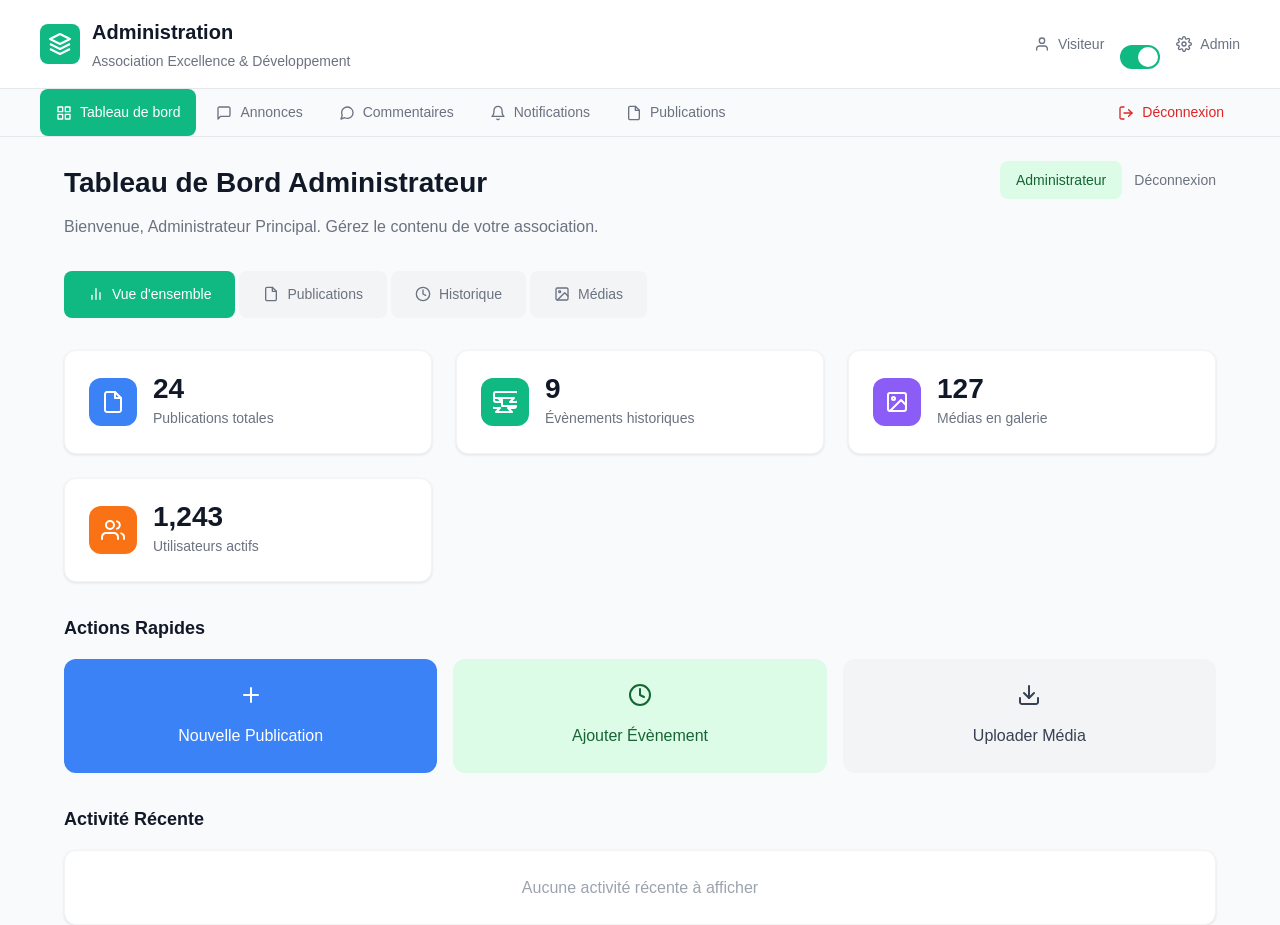
<file: v1.html>
<!DOCTYPE html>
<html lang="fr">
<head>
    <meta charset="UTF-8">
    <meta name="viewport" content="width=device-width, initial-scale=1.0">
    <title>Administration - Association Excellence & Développement</title>
    <link rel="stylesheet" href="stylev1.css">
</head>
<body>
    <!-- Header -->
    <header class="header">
        <div class="header-content">
            <div class="header-left">
                <div class="logo">
                    <svg width="24" height="24" viewBox="0 0 24 24" fill="none" xmlns="http://www.w3.org/2000/svg">
                        <path d="M12 2L2 7L12 12L22 7L12 2Z" stroke="white" stroke-width="2" stroke-linejoin="round"/>
                        <path d="M2 17L12 22L22 17" stroke="white" stroke-width="2" stroke-linejoin="round"/>
                        <path d="M2 12L12 17L22 12" stroke="white" stroke-width="2" stroke-linejoin="round"/>
                    </svg>
                </div>
                <div class="header-text">
                    <h1>Administration</h1>
                    <p>Association Excellence & Développement</p>
                </div>
            </div>
            <div class="header-right">
                <div class="user-controls">
                    <div class="user-info">
                        <svg width="16" height="16" viewBox="0 0 24 24" fill="none" xmlns="http://www.w3.org/2000/svg">
                            <path d="M20 21V19C20 17.9391 19.5786 16.9217 18.8284 16.1716C18.0783 15.4214 17.0609 15 16 15H8C6.93913 15 5.92172 15.4214 5.17157 16.1716C4.42143 16.9217 4 17.9391 4 19V21" stroke="currentColor" stroke-width="2" stroke-linecap="round" stroke-linejoin="round"/>
                            <circle cx="12" cy="7" r="4" stroke="currentColor" stroke-width="2" stroke-linecap="round" stroke-linejoin="round"/>
                        </svg>
                        <span>Visiteur</span>
                    </div>
                    <div class="toggle-switch">
                        <input type="checkbox" id="admin-toggle" checked>
                        <label for="admin-toggle"></label>
                    </div>
                    <div class="admin-info">
                        <svg width="16" height="16" viewBox="0 0 24 24" fill="none" xmlns="http://www.w3.org/2000/svg">
                            <circle cx="12" cy="12" r="3" stroke="currentColor" stroke-width="2"/>
                            <path d="M19.4 15C19.2669 15.3016 19.2272 15.6362 19.286 15.9606C19.3448 16.285 19.4995 16.5843 19.73 16.82L19.79 16.88C19.976 17.0657 20.1235 17.2863 20.2241 17.5291C20.3248 17.7719 20.3766 18.0322 20.3766 18.295C20.3766 18.5578 20.3248 18.8181 20.2241 19.0609C20.1235 19.3037 19.976 19.5243 19.79 19.71C19.6043 19.896 19.3837 20.0435 19.1409 20.1441C18.8981 20.2448 18.6378 20.2966 18.375 20.2966C18.1122 20.2966 17.8519 20.2448 17.6091 20.1441C17.3663 20.0435 17.1457 19.896 16.96 19.71L16.9 19.65C16.6643 19.4195 16.365 19.2648 16.0406 19.206C15.7162 19.1472 15.3816 19.1869 15.08 19.32C14.7842 19.4468 14.532 19.6572 14.3543 19.9255C14.1766 20.1938 14.0813 20.5082 14.08 20.83V21C14.08 21.5304 13.8693 22.0391 13.4942 22.4142C13.1191 22.7893 12.6104 23 12.08 23C11.5496 23 11.0409 22.7893 10.6658 22.4142C10.2907 22.0391 10.08 21.5304 10.08 21V20.91C10.0723 20.579 9.96512 20.2579 9.77251 19.9887C9.5799 19.7194 9.31074 19.5143 9 19.4C8.69838 19.2669 8.36381 19.2272 8.03941 19.286C7.71502 19.3448 7.41568 19.4995 7.18 19.73L7.12 19.79C6.93425 19.976 6.71368 20.1235 6.47088 20.2241C6.22808 20.3248 5.96783 20.3766 5.705 20.3766C5.44217 20.3766 5.18192 20.3248 4.93912 20.2241C4.69632 20.1235 4.47575 19.976 4.29 19.79C4.10405 19.6043 3.95653 19.3837 3.85588 19.1409C3.75523 18.8981 3.70343 18.6378 3.70343 18.375C3.70343 18.1122 3.75523 17.8519 3.85588 17.6091C3.95653 17.3663 4.10405 17.1457 4.29 16.96L4.35 16.9C4.58054 16.6643 4.73519 16.365 4.794 16.0406C4.85282 15.7162 4.81312 15.3816 4.68 15.08C4.55324 14.7842 4.34276 14.532 4.07447 14.3543C3.80618 14.1766 3.49179 14.0813 3.17 14.08H3C2.46957 14.08 1.96086 13.8693 1.58579 13.4942C1.21071 13.1191 1 12.6104 1 12.08C1 11.5496 1.21071 11.0409 1.58579 10.6658C1.96086 10.2907 2.46957 10.08 3 10.08H3.09C3.42099 10.0723 3.742 9.96512 4.01127 9.77251C4.28053 9.5799 4.48572 9.31074 4.6 9C4.73312 8.69838 4.77282 8.36381 4.714 8.03941C4.65519 7.71502 4.50054 7.41568 4.27 7.18L4.21 7.12C4.02405 6.93425 3.87653 6.71368 3.77588 6.47088C3.67523 6.22808 3.62343 5.96783 3.62343 5.705C3.62343 5.44217 3.67523 5.18192 3.77588 4.93912C3.87653 4.69632 4.02405 4.47575 4.21 4.29C4.39575 4.10405 4.61632 3.95653 4.85912 3.85588C5.10192 3.75523 5.36217 3.70343 5.625 3.70343C5.88783 3.70343 6.14808 3.75523 6.39088 3.85588C6.63368 3.95653 6.85425 4.10405 7.04 4.29L7.1 4.35C7.33568 4.58054 7.63502 4.73519 7.95941 4.794C8.28381 4.85282 8.61838 4.81312 8.92 4.68H9C9.29577 4.55324 9.54802 4.34276 9.72569 4.07447C9.90337 3.80618 9.99872 3.49179 10 3.17V3C10 2.46957 10.2107 1.96086 10.5858 1.58579C10.9609 1.21071 11.4696 1 12 1C12.5304 1 13.0391 1.21071 13.4142 1.58579C13.7893 1.96086 14 2.46957 14 3V3.09C14.0013 3.41179 14.0966 3.72618 14.2743 3.99447C14.452 4.26276 14.7042 4.47324 15 4.6C15.3016 4.73312 15.6362 4.77282 15.9606 4.714C16.285 4.65519 16.5843 4.50054 16.82 4.27L16.88 4.21C17.0657 4.02405 17.2863 3.87653 17.5291 3.77588C17.7719 3.67523 18.0322 3.62343 18.295 3.62343C18.5578 3.62343 18.8181 3.67523 19.0609 3.77588C19.3037 3.87653 19.5243 4.02405 19.71 4.21C19.896 4.39575 20.0435 4.61632 20.1441 4.85912C20.2448 5.10192 20.2966 5.36217 20.2966 5.625C20.2966 5.88783 20.2448 6.14808 20.1441 6.39088C20.0435 6.63368 19.896 6.85425 19.71 7.04L19.65 7.1C19.4195 7.33568 19.2648 7.63502 19.206 7.95941C19.1472 8.28381 19.1869 8.61838 19.32 8.92V9C19.4468 9.29577 19.6572 9.54802 19.9255 9.72569C20.1938 9.90337 20.5082 9.99872 20.83 10H21C21.5304 10 22.0391 10.2107 22.4142 10.5858C22.7893 10.9609 23 11.4696 23 12C23 12.5304 22.7893 13.0391 22.4142 13.4142C22.0391 13.7893 21.5304 14 21 14H20.91C20.5882 14.0013 20.2738 14.0966 20.0055 14.2743C19.7372 14.452 19.5268 14.7042 19.4 15Z" stroke="currentColor" stroke-width="2" stroke-linecap="round" stroke-linejoin="round"/>
                        </svg>
                        <span>Admin</span>
                    </div>
                </div>
            </div>
        </div>
    </header>

    <!-- Navigation -->
    <nav class="navigation">
        <div class="nav-content">
            <a href="v1.html" class="nav-item active">
                <svg width="16" height="16" viewBox="0 0 24 24" fill="none" xmlns="http://www.w3.org/2000/svg">
                    <rect x="3" y="3" width="7" height="7" stroke="currentColor" stroke-width="2" stroke-linecap="round" stroke-linejoin="round"/>
                    <rect x="14" y="3" width="7" height="7" stroke="currentColor" stroke-width="2" stroke-linecap="round" stroke-linejoin="round"/>
                    <rect x="14" y="14" width="7" height="7" stroke="currentColor" stroke-width="2" stroke-linecap="round" stroke-linejoin="round"/>
                    <rect x="3" y="14" width="7" height="7" stroke="currentColor" stroke-width="2" stroke-linecap="round" stroke-linejoin="round"/>
                </svg>
                <span>Tableau de bord</span>
            </a>
            <a href="annonce.html" class="nav-item">
                <svg width="16" height="16" viewBox="0 0 24 24" fill="none" xmlns="http://www.w3.org/2000/svg">
                    <path d="M21 15C21 15.5304 20.7893 16.0391 20.4142 16.4142C20.0391 16.7893 19.5304 17 19 17H7L3 21V5C3 4.46957 3.21071 3.96086 3.58579 3.58579C3.96086 3.21071 4.46957 3 5 3H19C19.5304 3 20.0391 3.21071 20.4142 3.58579C20.7893 3.96086 21 4.46957 21 5V15Z" stroke="currentColor" stroke-width="2" stroke-linecap="round" stroke-linejoin="round"/>
                </svg>
                <span>Annonces</span>
            </a>
            <a href="commentaire.html" class="nav-item">
                <svg width="16" height="16" viewBox="0 0 24 24" fill="none" xmlns="http://www.w3.org/2000/svg">
                    <path d="M21 11.5C21.0034 12.8199 20.6951 14.1219 20.1 15.3C19.3944 16.7118 18.3098 17.8992 16.9674 18.7293C15.6251 19.5594 14.0782 19.9994 12.5 20C11.1801 20.0035 9.87812 19.6951 8.7 19.1L3 21L4.9 15.3C4.30493 14.1219 3.99656 12.8199 4 11.5C4.00061 9.92179 4.44061 8.37488 5.27072 7.03258C6.10083 5.69028 7.28825 4.60573 8.7 3.90003C9.87812 3.30496 11.1801 2.99659 12.5 3.00003H13C15.0843 3.11502 17.053 3.99479 18.5291 5.47089C20.0052 6.94699 20.885 8.91568 21 11V11.5Z" stroke="currentColor" stroke-width="2" stroke-linecap="round" stroke-linejoin="round"/>
                </svg>
                <span>Commentaires</span>
            </a>
            <a href="notification.html" class="nav-item">
                <svg width="16" height="16" viewBox="0 0 24 24" fill="none" xmlns="http://www.w3.org/2000/svg">
                    <path d="M18 8C18 6.4087 17.3679 4.88258 16.2426 3.75736C15.1174 2.63214 13.5913 2 12 2C10.4087 2 8.88258 2.63214 7.75736 3.75736C6.63214 4.88258 6 6.4087 6 8C6 15 3 17 3 17H21C21 17 18 15 18 8Z" stroke="currentColor" stroke-width="2" stroke-linecap="round" stroke-linejoin="round"/>
                    <path d="M13.73 21C13.5542 21.3031 13.3019 21.5547 12.9982 21.7295C12.6946 21.9044 12.3504 21.9965 12 21.9965C11.6496 21.9965 11.3054 21.9044 11.0018 21.7295C10.6982 21.5547 10.4458 21.3031 10.27 21" stroke="currentColor" stroke-width="2" stroke-linecap="round" stroke-linejoin="round"/>
                </svg>
                <span>Notifications</span>
            </a>
            <a href="publications.html" class="nav-item">
                <svg width="16" height="16" viewBox="0 0 24 24" fill="none" xmlns="http://www.w3.org/2000/svg">
                    <path d="M14 2H6C5.46957 2 4.96086 2.21071 4.58579 2.58579C4.21071 2.96086 4 3.46957 4 4V20C4 20.5304 4.21071 21.0391 4.58579 21.4142C4.96086 21.7893 5.46957 22 6 22H18C18.5304 22 19.0391 21.7893 19.4142 21.4142C19.7893 21.0391 20 20.5304 20 20V8L14 2Z" stroke="currentColor" stroke-width="2" stroke-linecap="round" stroke-linejoin="round"/>
                    <polyline points="14,2 14,8 20,8" stroke="currentColor" stroke-width="2" stroke-linecap="round" stroke-linejoin="round"/>
                </svg>
                <span>Publications</span>
            </a>
            <a href="dex.html" class="nav-item logout">
                <svg width="16" height="16" viewBox="0 0 24 24" fill="none" xmlns="http://www.w3.org/2000/svg">
                    <path d="M9 21H5C4.46957 21 3.96086 20.7893 3.58579 20.4142C3.21071 20.0391 3 19.5304 3 19V5C3 4.46957 3.21071 3.96086 3.58579 3.58579C3.96086 3.21071 4.46957 3 5 3H9" stroke="currentColor" stroke-width="2" stroke-linecap="round" stroke-linejoin="round"/>
                    <polyline points="16,17 21,12 16,7" stroke="currentColor" stroke-width="2" stroke-linecap="round" stroke-linejoin="round"/>
                    <line x1="21" y1="12" x2="9" y2="12" stroke="currentColor" stroke-width="2" stroke-linecap="round" stroke-linejoin="round"/>
                </svg>
                <span>Déconnexion</span>
            </a>
        </div>
    </nav>

    <!-- Main Content -->
    <main class="main-content">
        <!-- Dashboard Header -->
        <section class="dashboard-header">
            <div class="dashboard-title">
                <h2>Tableau de Bord Administrateur</h2>
                <p>Bienvenue, Administrateur Principal. Gérez le contenu de votre association.</p>
            </div>
            <div class="dashboard-controls">
                <a href="#admin" class="admin-badge">Administrateur</a>
                <a href="dex.html" class="disconnect-btn">Déconnexion</a>
            </div>
        </section>

        <!-- Action Buttons -->
        <section class="action-buttons">
            <a href="#overview" class="action-btn active">
                <svg width="16" height="16" viewBox="0 0 24 24" fill="none" xmlns="http://www.w3.org/2000/svg">
                    <line x1="18" y1="20" x2="18" y2="10" stroke="currentColor" stroke-width="2" stroke-linecap="round" stroke-linejoin="round"/>
                    <line x1="12" y1="20" x2="12" y2="4" stroke="currentColor" stroke-width="2" stroke-linecap="round" stroke-linejoin="round"/>
                    <line x1="6" y1="20" x2="6" y2="14" stroke="currentColor" stroke-width="2" stroke-linecap="round" stroke-linejoin="round"/>
                </svg>
                <span>Vue d'ensemble</span>
            </a>
            <a href="#publications-action" class="action-btn">
                <svg width="16" height="16" viewBox="0 0 24 24" fill="none" xmlns="http://www.w3.org/2000/svg">
                    <path d="M14 2H6C5.46957 2 4.96086 2.21071 4.58579 2.58579C4.21071 2.96086 4 3.46957 4 4V20C4 20.5304 4.21071 21.0391 4.58579 21.4142C4.96086 21.7893 5.46957 22 6 22H18C18.5304 22 19.0391 21.7893 19.4142 21.4142C19.7893 21.0391 20 20.5304 20 20V8L14 2Z" stroke="currentColor" stroke-width="2" stroke-linecap="round" stroke-linejoin="round"/>
                    <polyline points="14,2 14,8 20,8" stroke="currentColor" stroke-width="2" stroke-linecap="round" stroke-linejoin="round"/>
                </svg>
                <span>Publications</span>
            </a>
            <a href="#history" class="action-btn">
                <svg width="16" height="16" viewBox="0 0 24 24" fill="none" xmlns="http://www.w3.org/2000/svg">
                    <circle cx="12" cy="12" r="10" stroke="currentColor" stroke-width="2"/>
                    <polyline points="12,6 12,12 16,14" stroke="currentColor" stroke-width="2" stroke-linecap="round" stroke-linejoin="round"/>
                </svg>
                <span>Historique</span>
            </a>
            <a href="#media" class="action-btn">
                <svg width="16" height="16" viewBox="0 0 24 24" fill="none" xmlns="http://www.w3.org/2000/svg">
                    <rect x="3" y="3" width="18" height="18" rx="2" ry="2" stroke="currentColor" stroke-width="2"/>
                    <circle cx="8.5" cy="8.5" r="1.5" stroke="currentColor" stroke-width="2"/>
                    <polyline points="21,15 16,10 5,21" stroke="currentColor" stroke-width="2" stroke-linecap="round" stroke-linejoin="round"/>
                </svg>
                <span>Médias</span>
            </a>
        </section>

        <!-- Stats Cards -->
        <section class="stats-cards">
            <div class="stat-card">
                <div class="stat-icon blue">
                    <svg width="24" height="24" viewBox="0 0 24 24" fill="none" xmlns="http://www.w3.org/2000/svg">
                        <path d="M14 2H6C5.46957 2 4.96086 2.21071 4.58579 2.58579C4.21071 2.96086 4 3.46957 4 4V20C4 20.5304 4.21071 21.0391 4.58579 21.4142C4.96086 21.7893 5.46957 22 6 22H18C18.5304 22 19.0391 21.7893 19.4142 21.4142C19.7893 21.0391 20 20.5304 20 20V8L14 2Z" stroke="white" stroke-width="2" stroke-linecap="round" stroke-linejoin="round"/>
                        <polyline points="14,2 14,8 20,8" stroke="white" stroke-width="2" stroke-linecap="round" stroke-linejoin="round"/>
                    </svg>
                </div>
                <div class="stat-content">
                    <div class="stat-number">24</div>
                    <div class="stat-label">Publications totales</div>
                </div>
            </div>

            <div class="stat-card">
                <div class="stat-icon green">
                    <svg width="24" height="24" viewBox="0 0 24 24" fill="none" xmlns="http://www.w3.org/2000/svg">
                        <path d="M1 4V10C1 11.1046 1.89543 12 3 12H9L5 8H21L17 12H23C24.1046 12 25 11.1046 25 10V4C25 2.89543 24.1046 2 23 2H3C1.89543 2 1 2.89543 1 4Z" stroke="white" stroke-width="2" stroke-linecap="round" stroke-linejoin="round"/>
                        <path d="M23 16C23 17.1046 22.1046 18 21 18H15L19 22H3L7 18H1C-0.104569 18 -1 17.1046 -1 16V10C-1 8.89543 -0.104569 8 1 8H7C8.10457 8 9 8.89543 9 10V16Z" stroke="white" stroke-width="2" stroke-linecap="round" stroke-linejoin="round"/>
                    </svg>
                </div>
                <div class="stat-content">
                    <div class="stat-number">9</div>
                    <div class="stat-label">Évènements historiques</div>
                </div>
            </div>

            <div class="stat-card">
                <div class="stat-icon purple">
                    <svg width="24" height="24" viewBox="0 0 24 24" fill="none" xmlns="http://www.w3.org/2000/svg">
                        <rect x="3" y="3" width="18" height="18" rx="2" ry="2" stroke="white" stroke-width="2"/>
                        <circle cx="8.5" cy="8.5" r="1.5" stroke="white" stroke-width="2"/>
                        <polyline points="21,15 16,10 5,21" stroke="white" stroke-width="2" stroke-linecap="round" stroke-linejoin="round"/>
                    </svg>
                </div>
                <div class="stat-content">
                    <div class="stat-number">127</div>
                    <div class="stat-label">Médias en galerie</div>
                </div>
            </div>

            <div class="stat-card">
                <div class="stat-icon orange">
                    <svg width="24" height="24" viewBox="0 0 24 24" fill="none" xmlns="http://www.w3.org/2000/svg">
                        <path d="M17 21V19C17 17.9391 16.5786 16.9217 15.8284 16.1716C15.0783 15.4214 14.0609 15 13 15H5C3.93913 15 2.92172 15.4214 2.17157 16.1716C1.42143 16.9217 1 17.9391 1 19V21" stroke="white" stroke-width="2" stroke-linecap="round" stroke-linejoin="round"/>
                        <circle cx="9" cy="7" r="4" stroke="white" stroke-width="2" stroke-linecap="round" stroke-linejoin="round"/>
                        <path d="M23 21V19C23 18.1645 22.7155 17.3541 22.2094 16.6977C21.7033 16.0414 20.9999 15.5766 20.2 15.37" stroke="white" stroke-width="2" stroke-linecap="round" stroke-linejoin="round"/>
                        <path d="M16 3.37C16.7999 3.57658 17.5033 4.04141 18.0094 4.69775C18.5155 5.35409 18.8 6.16454 18.8 7C18.8 7.83546 18.5155 8.64591 18.0094 9.30225C17.5033 9.95859 16.7999 10.4234 16 10.63" stroke="white" stroke-width="2" stroke-linecap="round" stroke-linejoin="round"/>
                    </svg>
                </div>
                <div class="stat-content">
                    <div class="stat-number">1,243</div>
                    <div class="stat-label">Utilisateurs actifs</div>
                </div>
            </div>
        </section>

        <!-- Quick Actions -->
        <section class="quick-actions">
            <h3>Actions Rapides</h3>
            <div class="quick-actions-grid">
                <a href="#new-post" class="quick-action-card primary">
                    <div class="quick-action-icon">
                        <svg width="24" height="24" viewBox="0 0 24 24" fill="none" xmlns="http://www.w3.org/2000/svg">
                            <line x1="12" y1="5" x2="12" y2="19" stroke="currentColor" stroke-width="2" stroke-linecap="round" stroke-linejoin="round"/>
                            <line x1="5" y1="12" x2="19" y2="12" stroke="currentColor" stroke-width="2" stroke-linecap="round" stroke-linejoin="round"/>
                        </svg>
                    </div>
                    <div class="quick-action-label">Nouvelle Publication</div>
                </a>

                <a href="#add-event" class="quick-action-card secondary">
                    <div class="quick-action-icon">
                        <svg width="24" height="24" viewBox="0 0 24 24" fill="none" xmlns="http://www.w3.org/2000/svg">
                            <circle cx="12" cy="12" r="10" stroke="currentColor" stroke-width="2"/>
                            <polyline points="12,6 12,12 16,14" stroke="currentColor" stroke-width="2" stroke-linecap="round" stroke-linejoin="round"/>
                        </svg>
                    </div>
                    <div class="quick-action-label">Ajouter Évènement</div>
                </a>

                <a href="#upload-media" class="quick-action-card tertiary">
                    <div class="quick-action-icon">
                        <svg width="24" height="24" viewBox="0 0 24 24" fill="none" xmlns="http://www.w3.org/2000/svg">
                            <path d="M21 15V19C21 19.5304 20.7893 20.0391 20.4142 20.4142C20.0391 20.7893 19.5304 21 19 21H5C4.46957 21 3.96086 20.7893 3.58579 20.4142C3.21071 20.0391 3 19.5304 3 19V15" stroke="currentColor" stroke-width="2" stroke-linecap="round" stroke-linejoin="round"/>
                            <polyline points="7,10 12,15 17,10" stroke="currentColor" stroke-width="2" stroke-linecap="round" stroke-linejoin="round"/>
                            <line x1="12" y1="15" x2="12" y2="3" stroke="currentColor" stroke-width="2" stroke-linecap="round" stroke-linejoin="round"/>
                        </svg>
                    </div>
                    <div class="quick-action-label">Uploader Média</div>
                </a>
            </div>
        </section>

        <!-- Recent Activity -->
        <section class="recent-activity">
            <h3>Activité Récente</h3>
            <div class="activity-content">
                <p>Aucune activité récente à afficher</p>
            </div>
        </section>
    </main>
</body>
</html>
</file>
<file: A propos-user.css>
histoire-container {
  max-width: 1200px;
  margin: 0 auto;
  padding: 60px 24px 80px;
}

.histoire-header {
  text-align: center;
  margin-bottom: 80px;
}

.histoire-title {
  font-size: 48px;
  font-weight: 600;
  color: #10A37F;
  margin-bottom: 16px;
  line-height: 1.2;
}

.histoire-subtitle {
  font-size: 16px;
  color: #666;
  line-height: 1.6;
  max-width: 700px;
  margin: 0 auto;
}

.timeline {
  position: relative;
  max-width: 1000px;
  margin: 0 auto;
  padding: 40px 0;
}

.timeline::before {
  content: '';
  position: absolute;
  left: 50%;
  transform: translateX(-50%);
  top: 0;
  bottom: 0;
  width: 3px;
  background: linear-gradient(to bottom, #10A37F 0%, #8FD9C6 100%);
}

.timeline-item {
  position: relative;
  margin-bottom: 120px;
}

.timeline-item:last-child {
  margin-bottom: 0;
}

.timeline-marker {
  position: absolute;
  left: 50%;
  top: 40px;
  transform: translateX(-50%);
  width: 16px;
  height: 16px;
  border-radius: 50%;
  background-color: #10A37F;
  border: 4px solid #E8F7F3;
  z-index: 10;
  box-shadow: 0 0 0 8px rgba(16, 163, 127, 0.1);
}

.timeline-marker.active {
  width: 20px;
  height: 20px;
  animation: pulse 2s infinite;
}

@keyframes pulse {
  0%, 100% {
    box-shadow: 0 0 0 8px rgba(16, 163, 127, 0.1);
  }
  50% {
    box-shadow: 0 0 0 16px rgba(16, 163, 127, 0.1);
  }
}

.timeline-content {
  position: relative;
  width: 48%;
}

.timeline-content.left {
  margin-right: auto;
  padding-right: 60px;
}

.timeline-content.right {
  margin-left: auto;
  padding-left: 60px;
}

.timeline-card {
  background: linear-gradient(135deg, #E8F7F3 0%, #D4F0E9 100%);
  border-radius: 16px;
  padding: 32px;
  box-shadow: 0 4px 20px rgba(16, 163, 127, 0.15);
  position: relative;
  transition: transform 0.3s, box-shadow 0.3s;
}

.timeline-card:hover {
  transform: translateY(-4px);
  box-shadow: 0 8px 30px rgba(16, 163, 127, 0.25);
}

.card-header {
  display: flex;
  align-items: center;
  gap: 16px;
  margin-bottom: 20px;
}

.card-icon {
  width: 48px;
  height: 48px;
  background: linear-gradient(135deg, #10A37F 0%, #0D8F6F 100%);
  border-radius: 12px;
  display: flex;
  align-items: center;
  justify-content: center;
  flex-shrink: 0;
  box-shadow: 0 4px 12px rgba(16, 163, 127, 0.3);
}

.card-year-label {
  display: flex;
  flex-direction: column;
  gap: 4px;
}

.year-number {
  font-size: 28px;
  font-weight: 700;
  color: #10A37F;
  line-height: 1;
}

.year-badge {
  font-size: 12px;
  font-weight: 600;
  color: #0D8F6F;
  background-color: rgba(16, 163, 127, 0.15);
  padding: 3px 10px;
  border-radius: 12px;
  display: inline-block;
  width: fit-content;
}

.card-title {
  font-size: 20px;
  font-weight: 600;
  color: #10A37F;
  margin-bottom: 16px;
  line-height: 1.3;
}

.card-description {
  font-size: 15px;
  color: #4A7766;
  line-height: 1.6;
  margin-bottom: 20px;
}

.card-footer {
  display: flex;
  align-items: center;
  gap: 8px;
  color: #0D8F6F;
  font-size: 14px;
}

.card-footer svg {
  width: 16px;
  height: 16px;
  color: #0D8F6F;
}

.card-date {
  font-weight: 500;
}

.timeline-year-bg {
  position: absolute;
  font-size: 180px;
  font-weight: 900;
  color: rgba(16, 163, 127, 0.05);
  z-index: -1;
  user-select: none;
  pointer-events: none;
  line-height: 1;
}

.timeline-content.left .timeline-year-bg {
  right: -100px;
  top: -20px;
}

.timeline-content.right .timeline-year-bg {
  left: -100px;
  top: -20px;
}

.stats-container {
  width: 100%;
  max-width: 1400px;
  margin: 0 auto;
}

.stats-grid {
  display: grid;
  grid-template-columns: repeat(auto-fit, minmax(280px, 1fr));
  gap: 24px;
  padding: 20px;
}

.stat-card {
  background: white;
  border-radius: 16px;
  padding: 40px 32px;
  display: flex;
  flex-direction: column;
  align-items: center;
  gap: 20px;
  box-shadow: 0 2px 8px rgba(0, 0, 0, 0.06);
  transition: all 0.3s ease;
  border: 1px solid #f0f0f0;
}

.stat-card:hover {
  transform: translateY(-4px);
  box-shadow: 0 8px 24px rgba(16, 163, 127, 0.15);
  border-color: #10A37F;
}

.stat-icon {
  width: 72px;
  height: 72px;
  background: linear-gradient(135deg, #10A37F 0%, #0D8F6F 100%);
  border-radius: 16px;
  display: flex;
  align-items: center;
  justify-content: center;
  box-shadow: 0 4px 16px rgba(16, 163, 127, 0.3);
  transition: transform 0.3s ease;
}

.stat-card:hover .stat-icon {
  transform: scale(1.05);
}

.stat-icon svg {
  width: 32px;
  height: 32px;
}

.stat-number {
  font-size: 56px;
  font-weight: 700;
  color: #10A37F;
  line-height: 1;
  transition: transform 0.3s ease;
}

.stat-card:hover .stat-number {
  transform: scale(1.1);
}

.stat-label {
  font-size: 18px;
  font-weight: 500;
  color: #666;
  text-align: center;
  line-height: 1.4;
}

@media (max-width: 1024px) {
  .stats-grid {
    grid-template-columns: repeat(2, 1fr);
  }
}

@media (max-width: 640px) {
  .stats-grid {
    grid-template-columns: 1fr;
    gap: 16px;
    padding: 10px;
  }

  .stat-card {
    padding: 32px 24px;
  }

  .stat-icon {
    width: 64px;
    height: 64px;
  }

  .stat-icon svg {
    width: 28px;
    height: 28px;
  }

  .stat-number {
    font-size: 48px;
  }

  .stat-label {
    font-size: 16px;
  }
}

@keyframes fadeInUp {
  from {
    opacity: 0;
    transform: translateY(30px);
  }
  to {
    opacity: 1;
    transform: translateY(0);
  }
}

.stat-card {
  animation: fadeInUp 0.6s ease backwards;
}

.stat-card:nth-child(1) {
  animation-delay: 0.1s;
}

.stat-card:nth-child(2) {
  animation-delay: 0.2s;
}

.stat-card:nth-child(3) {
  animation-delay: 0.3s;
}

.stat-card:nth-child(4) {
  animation-delay: 0.4s;
}


@media (max-width: 768px) {
  .histoire-title {
    font-size: 32px;
  }

  .histoire-subtitle {
    font-size: 14px;
  }

  .timeline::before {
    left: 24px;
  }

  .timeline-marker {
    left: 24px;
  }

  .timeline-item {
    margin-bottom: 80px;
  }

  .timeline-content {
    width: 100%;
    padding-left: 60px;
    padding-right: 0;
  }

  .timeline-content.left,
  .timeline-content.right {
    margin: 0;
    padding-left: 60px;
    padding-right: 0;
  }

  .timeline-card {
    padding: 24px;
  }

  .card-header {
    flex-direction: column;
    align-items: flex-start;
    gap: 12px;
  }

  .year-number {
    font-size: 24px;
  }

  .card-title {
    font-size: 18px;
  }

  .card-description {
    font-size: 14px;
  }

  .timeline-year-bg {
    display: none;
  }
}

@media (max-width: 480px) {
  .histoire-container {
    padding: 40px 16px 60px;
  }

  .histoire-header {
    margin-bottom: 60px;
  }

  .histoire-title {
    font-size: 28px;
  }

  .card-icon {
    width: 40px;
    height: 40px;
  }

  .card-icon svg {
    width: 20px;
    height: 20px;
  }
}
</file>
<file: footer-header-user.css>
*{
  margin: 0;
  padding: 0;
  box-sizing: border-box;
}

.navigation {
  background: white;
  border-bottom: 1px solid #E5E7EB;
  position: sticky;
  top: 0;
  z-index: 100;
  box-shadow: 0 2px 4px rgba(0, 0, 0, 0.02);
}

.nav-container {
  max-width: 1400px;
  margin: 0 auto;
  padding: 0 32px;
  display: flex;
  gap: 8px;
  overflow-x: auto;
  scrollbar-width: none;
}

.nav-container::-webkit-scrollbar {
  display: none;
}

.nav-item {
  display: flex;
  align-items: center;
  gap: 8px;
  padding: 16px 24px;
  font-size: 15px;
  font-weight: 500;
  color: #6B7280;
  text-decoration: none;
  border-bottom: 3px solid transparent;
  transition: all 0.2s ease;
  white-space: nowrap;
  position: relative;
}

.nav-item:hover {
  color: #16A34A;
  background: #F0FDF4;
}

.nav-item.active {
  background: #16A34A;
  color: white;
  border-radius: 12px;
  margin: 8px 0;
  padding: 16px 24px;
  border-bottom: none;
}

.nav-item.active svg {
  stroke: white;
}
.user-section {
  display: flex;
  align-items: center;
  gap: 1rem;
  flex-shrink: 0;
}

.user-label {
  font-size: 14px;
  color: #6B7280;
  white-space: nowrap;
}

.user-name {
  color: #1F2937;
  font-weight: 600;
}

.logout-btn {
  display: flex;
  align-items: center;
  gap: 1rem;
  padding: 10px 20px;
  background: white;
  border: 1.5px solid #E5E7EB;
  border-radius: 8px;
  font-size: 14px;
  font-weight: 600;
  color: #374151;
  cursor: pointer;
  transition: all 0.2s ease;
  white-space: nowrap;
}

.logout-btn:hover {
  background: #FEF2F2;
  border-color: #FCA5A5;
  color: #DC2626;
  transform: translateY(-1px);
  box-shadow: 0 4px 8px rgba(0, 0, 0, 0.08);
}

.logout-btn svg {
  transition: transform 0.2s ease;
}

.logout-btn:hover svg {
  transform: translateX(2px);
}

body {
  font-family: -apple-system, BlinkMacSystemFont, 'Segoe UI', Roboto, 'Helvetica Neue', Arial, sans-serif;
  background: #F5F5F5;
  min-height: 100vh;
}

#app {
  min-height: 100vh;
  display: flex;
  flex-direction: column;
}

.header {
  background: white;
  border-bottom: 1px solid #E5E7EB;
  padding: 20px 0;
}

.header-container {
  max-width: 1400px;
  margin: 0 auto;
  padding: 0 32px;
  display: flex;
  justify-content: space-between;
  align-items: center;
  gap: 24px;
}

.logo-section {
  display: flex;
  align-items: center;
  gap: 16px;
  flex: 1;
}

.logo-icon {
  flex-shrink: 0;
  width: 50px;
  height: 50px;
  background: #16A34A;
  border-radius: 12px;
  display: flex;
  align-items: center;
  justify-content: center;
  transition: transform 0.3s ease;
}

.logo-icon img{
  height: 60px;
  width: 60px;
}

.logo-icon:hover {
  transform: rotate(5deg) scale(1.05);
}

.logo-text {
  flex: 1;
  min-width: 0;
}

.logo-title {
  font-size: 20px;
  font-weight: 600;
  color: #16A34A;
  margin: 0;
  line-height: 1.3;
}

.logo-subtitle {
  font-size: 13px;
  color: #6B7280;
  margin: 4px 0 0 0;
  line-height: 1.4;
}

@media (max-width: 768px) {
  .header-container {
    flex-direction: column;
    align-items: flex-start;
    gap: 16px;
  }

  .user-section {
    width: 100%;
    justify-content: space-between;
  }

  .logo-title {
    font-size: 18px;
  }

  .logo-subtitle {
    font-size: 12px;
  }

  .logo-icon {
    width: 45px;
    height: 45px;
  }

  .logo-icon svg {
    width: 35px;
    height: 35px;
  }

  .nav-container {
    padding: 0 16px;
    gap: 4px;
  }

  .nav-item {
    padding: 14px 16px;
    font-size: 14px;
  }

  .nav-item.active {
    padding: 14px 16px;
  }

  .hero-section {
    padding: 48px 24px;
  }

  .hero-title {
    font-size: 36px;
  }

  .hero-description {
    font-size: 15px;
  }

  .hero-description br {
    display: none;
  }

  .hero-buttons {
    flex-direction: column;
    align-items: stretch;
  }

  .hero-btn {
    justify-content: center;
    width: 100%;
  }

  .main-content {
    padding: 32px 16px;
  }
}

@media (max-width: 480px) {
  .header-container {
    padding: 0 16px;
  }

  .logo-title {
    font-size: 16px;
  }

  .logo-subtitle {
    font-size: 11px;
  }

  .user-label {
    font-size: 12px;
  }

  .logout-btn {
    padding: 8px 16px;
    font-size: 13px;
  }

  .nav-item {
    padding: 12px 12px;
    font-size: 13px;
    gap: 6px;
  }

  .nav-item svg {
    width: 16px;
    height: 16px;
  }

  .hero-title {
    font-size: 28px;
  }

  .hero-description {
    font-size: 14px;
  }

  .location-badge {
    font-size: 12px;
    padding: 8px 16px;
  }

  .hero-btn {
    padding: 14px 24px;
    font-size: 14px;
  }
}


/* Footer */
footer {
  background: #009846; /* vert principal */
  color: #fff;
  padding: 40px 80px 20px;
  font-size: 14px;
}

.footer-container {
  display: flex;
  justify-content: space-between;
  align-items: flex-start;
  flex-wrap: wrap;
  gap: 40px;
}

.footer-about {
  flex: 1;
  min-width: 250px;
}

.footer-logo {
  display: flex;
  align-items: center;
  margin-bottom: 15px;
}

.footer-logo img {
  width: 30px;
  height: 30px;
  margin-right: 10px;
}

.footer-logo span {
  font-size: 16px;
  font-weight: bold;
}

.footer-about p {
  line-height: 1.6;
  font-size: 14px;
}

.footer-links,
.footer-contact {
  flex: 1;
  min-width: 200px;
}

.footer-links h4,
.footer-contact h4 {
  font-size: 15px;
  font-weight: bold;
  margin-bottom: 15px;
}

.footer-links ul {
  list-style: none;
}

.footer-links ul li {
  margin-bottom: 8px;
}

.footer-links ul li a {
  color: #fff;
  text-decoration: none;
  transition: 0.3s;
}

.footer-links ul li a:hover {
  text-decoration: underline;
}

.footer-contact p {
  margin-bottom: 10px;
}

.footer-bottom {
  margin-top: 30px;
  text-align: center;
  font-size: 13px;
  border-top: 1px solid rgba(255, 255, 255, 0.2);
  padding-top: 15px;
}

/* --- Animation de transition de page --- */
.page-transition {
  position: fixed;
  top: 0; left: 0; width: 100vw; height: 100vh;
  background: linear-gradient(90deg, #E8F5E9 0%, #4CAF50 100%);
  z-index: 9999;
  pointer-events: none;
  opacity: 0;
  transform: translateX(0);
  transition: opacity 0.5s, transform 0.7s cubic-bezier(.77,0,.18,1);
  display: flex;
  align-items: center;
  justify-content: center;
}

.page-transition.active {
  opacity: 1;
  transform: translateX(0);
  pointer-events: auto;
}

.page-transition-leave {
  opacity: 1;
  transform: translateX(0);
  animation: pageLeave 0.7s forwards;
}

@keyframes pageLeave {
  0% { opacity: 1; transform: translateX(0);}
  60% { opacity: 1; transform: translateX(-10vw);}
  100% { opacity: 0; transform: translateX(-100vw);}
}

.page-transition-enter {
  opacity: 0;
  transform: translateX(100vw);
  animation: pageEnter 0.7s forwards;
}

@keyframes pageEnter {
  0% { opacity: 0; transform: translateX(100vw);}
  40% { opacity: 1; transform: translateX(10vw);}
  100% { opacity: 1; transform: translateX(0);}
}

/* Optionnel : texte ou icône au centre pendant la transition */
.page-transition-content {
  font-size: 2em;
  color: #388E3C;
  font-weight: 700;
  letter-spacing: 2px;
  opacity: 0.8;
}

/* --- Couleurs de fond selon l'onglet/page --- */
body.page-accueil {
  background: linear-gradient(135deg, #E8F5E9 0%, #C8E6C9 100%);
}
body.page-contact {
  background: linear-gradient(135deg, #F4FFF4 0%, #E8F5E9 100%);
}
body.page-femme {
  background: linear-gradient(135deg, #E8F5E9 0%, #A5D6A7 100%);
}
body.page-bourse {
  background: linear-gradient(135deg, #E8F5E9 0%, #81C784 100%);
}
body.page-activite {
  background: linear-gradient(135deg, #E8F5E9 0%, #AED581 100%);
}
body.page-apropos {
  background: linear-gradient(135deg, #F4FFF4 0%, #C8E6C9 100%);
}

/* --- Couleur du menu navigation selon la page --- */
body.page-accueil .navigation {
  background: linear-gradient(90deg, #E8F5E9 0%, #C8E6C9 100%);
}
body.page-contact .navigation {
  background: linear-gradient(90deg, #F4FFF4 0%, #E8F5E9 100%);
}
body.page-femme .navigation {
  background: linear-gradient(90deg, #E8F5E9 0%, #A5D6A7 100%);
}
body.page-bourse .navigation {
  background: linear-gradient(90deg, #E8F5E9 0%, #81C784 100%);
}
body.page-activite .navigation {
  background: linear-gradient(90deg, #E8F5E9 0%, #AED581 100%);
}
body.page-apropos .navigation {
  background: linear-gradient(90deg, #F4FFF4 0%, #C8E6C9 100%);
}

/* Onglet actif : couleur verte selon la page */
body.page-accueil .nav-item.active,
body.page-contact .nav-item.active,
body.page-femme .nav-item.active,
body.page-bourse .nav-item.active,
body.page-activite .nav-item.active,
body.page-apropos .nav-item.active {
  background: linear-gradient(90deg, #16A34A 0%, #4CAF50 100%);
  color: #fff;
  border-radius: 12px;
  margin: 8px 0;
  padding: 16px 24px;
  border-bottom: none;
  box-shadow: 0 2px 8px rgba(76,175,80,0.10);
}

body.page-accueil .nav-item.active svg,
body.page-contact .nav-item.active svg,
body.page-femme .nav-item.active svg,
body.page-bourse .nav-item.active svg,
body.page-activite .nav-item.active svg,
body.page-apropos .nav-item.active svg {
  stroke: #fff;
}
</file>
<file: bource-user.css>
* {
    margin: 0;
    padding: 0;
    box-sizing: border-box;
}

:root {
    --emerald-500: #10b981;
    --emerald-600: #059669;
    --emerald-50: #ecfdf5;
    --emerald-100: #d1fae5;
    --teal-50: #f0fdfa;
    --blue-500: #3b82f6;
    --blue-600: #2563eb;
    --blue-50: #eff6ff;
    --purple-500: #a855f7;
    --purple-50: #faf5ff;
    --gray-50: #f9fafb;
    --gray-100: #f3f4f6;
    --gray-200: #e5e7eb;
    --gray-600: #4b5563;
    --gray-700: #374151;
    --gray-800: #1f2937;
    --white: #ffffff;
    --shadow-sm: 0 1px 2px 0 rgb(0 0 0 / 0.05);
    --shadow-md: 0 4px 6px -1px rgb(0 0 0 / 0.1);
    --shadow-lg: 0 10px 15px -3px rgb(0 0 0 / 0.1);
    --shadow-xl: 0 20px 25px -5px rgb(0 0 0 / 0.1);
    --shadow-2xl: 0 25px 50px -12px rgb(0 0 0 / 0.25);
}

body {
    font-family: -apple-system, BlinkMacSystemFont, 'Segoe UI', Roboto, 'Helvetica Neue', Arial, sans-serif;
    background-color: var(--gray-50);
    color: var(--gray-800);
    line-height: 1.6;
    min-height: 100vh;
}

.container {
    max-width: 1280px;
    margin: 0 auto;
    padding: 0 1rem;
}

/* Header */
.header {
    background-color: var(--white);
    box-shadow: var(--shadow-sm);
    position: sticky;
    top: 0;
    z-index: 40;
}

.header-content {
    display: flex;
    align-items: center;
    justify-content: space-between;
    padding: 1rem 0;
    gap: 1rem;
    flex-wrap: wrap;
}

.logo-section {
    display: flex;
    align-items: center;
    gap: 0.75rem;
}

.logo-icon {
    background-color: var(--emerald-500);
    padding: 0.5rem;
    border-radius: 0.75rem;
    color: var(--white);
    display: flex;
    align-items: center;
    justify-content: center;
}

.logo-text h1 {
    font-size: 1.25rem;
    font-weight: 700;
    color: var(--gray-800);
}

.logo-text p {
    font-size: 0.875rem;
    color: var(--gray-600);
}

.user-info {
    font-size: 0.875rem;
    color: var(--gray-600);
}

.user-name {
    font-weight: 600;
}

/* Navigation */
.navigation {
    background-color: var(--white);
    box-shadow: var(--shadow-sm);
    margin-bottom: 2rem;
}

.nav-tabs {
    display: flex;
    gap: 1rem;
    padding: 1rem 0;
    overflow-x: auto;
    scrollbar-width: thin;
}

.nav-tabs::-webkit-scrollbar {
    height: 4px;
}

.nav-tabs::-webkit-scrollbar-track {
    background: var(--gray-100);
}

.nav-tabs::-webkit-scrollbar-thumb {
    background: var(--gray-400);
    border-radius: 2px;
}

.nav-tab {
    display: flex;
    align-items: center;
    gap: 0.5rem;
    padding: 0.75rem 1.5rem;
    border-radius: 0.75rem;
    font-weight: 600;
    border: none;
    background: none;
    color: var(--gray-600);
    cursor: pointer;
    transition: all 0.3s ease;
    white-space: nowrap;
}

.nav-tab:hover {
    background-color: var(--gray-50);
}

.nav-tab.active {
    background-color: var(--emerald-500);
    color: var(--white);
    box-shadow: var(--shadow-lg);
}

/* Hamburger Button */
.hamburger-btn {
    position: fixed;
    left: 1rem;
    top: 14rem;
    background-color: var(--emerald-500);
    color: var(--white);
    padding: 1rem;
    border-radius: 0.75rem;
    box-shadow: var(--shadow-lg);
    border: none;
    cursor: pointer;
    z-index: 50;
    transition: all 0.3s ease;
    display: none;
}

.hamburger-btn:hover {
    background-color: var(--emerald-600);
    transform: scale(1.1);
}

.hamburger-btn.active .menu-icon {
    display: none;
}

.hamburger-btn.active .close-icon {
    display: block;
}

.hamburger-btn .close-icon {
    display: none;
}

.hamburger-btn.show {
    display: block;
}

/* Sidebar */
.sidebar-overlay {
    position: absolute;
    inset: 0;
    background-color: rgba(0, 0, 0, 0.5);
    z-index: 45;
    opacity: 0;
    visibility: hidden;
    transition: all 0.3s ease;
}

.sidebar-overlay.active {
    opacity: 1;
    visibility: visible;
    
}

.sidebar {
    position: fixed;
    left: 0;
    top: 19%;
    height: 100%;
    width: 320px;
    background-color: var(--white);
    box-shadow: var(--shadow-2xl);
    z-index: 50;
    transform: translateX(-100%);
    transition: transform 0.3s ease;
    overflow-y: auto;
}

.sidebar.active {
    transform: translateX(0);
}

.sidebar-header {
    display: flex;
    align-items: center;
    justify-content: space-between;
    padding: 1.5rem;
    border-bottom: 1px solid var(--gray-200);
}

.sidebar-header h2 {
    font-size: 1.5rem;
    font-weight: 700;
    color: var(--gray-800);
}

.sidebar-close {
    background: none;
    border: none;
    color: var(--gray-600);
    cursor: pointer;
    padding: 0.5rem;
    border-radius: 0.5rem;
    transition: all 0.3s ease;
}

.sidebar-close:hover {
    background-color: var(--gray-100);
    color: var(--gray-800);
}

.sidebar-nav {
    padding: 1rem;
    display: flex;
    flex-direction: column;
    gap: 0.5rem;
}

.sidebar-item {
    display: flex;
    align-items: center;
    gap: 0.75rem;
    padding: 1rem;
    border-radius: 0.75rem;
    font-weight: 600;
    border: none;
    background: none;
    color: var(--gray-700);
    cursor: pointer;
    transition: all 0.3s ease;
    text-align: left;
}

.sidebar-item:hover {
    background-color: var(--emerald-50);
    color: var(--emerald-700);
}

.sidebar-item.active {
    background-color: var(--emerald-500);
    color: var(--white);
    box-shadow: var(--shadow-lg);
    transform: scale(1.05);
}

.sidebar-item span {
    flex: 1;
}

.sidebar-item .chevron {
    flex-shrink: 0;
}

/* Main Content */
.main-content {
    padding-bottom: 3rem;
}

.home-header {
    text-align: center;
    margin-bottom: 3rem;
}

.home-header h1 {
    font-size: 2.5rem;
    font-weight: 700;
    color: var(--gray-800);
    margin-bottom: 1rem;
}

.home-header p {
    font-size: 1.25rem;
    color: var(--gray-600);
}

/* Scholarship Cards */
.scholarship-card {
    border-radius: 1rem;
    padding: 2rem;
    box-shadow: var(--shadow-lg);
    margin-bottom: 2rem;
    transition: all 0.3s ease;
}

.scholarship-card:hover {
    box-shadow: var(--shadow-xl);
    transform: translateY(-2px);
}

.scholarship-card.emerald {
    background: linear-gradient(135deg, var(--emerald-50), var(--teal-50));
}

.scholarship-card.blue {
    background: linear-gradient(135deg, var(--blue-50), #dbeafe);
}

.card-header {
    display: flex;
    gap: 1rem;
    margin-bottom: 1.5rem;
    align-items: flex-start;
}

.card-icon {
    background-color: var(--emerald-500);
    padding: 1rem;
    border-radius: 1rem;
    color: var(--white);
    flex-shrink: 0;
}

.scholarship-card.blue .card-icon {
    background-color: var(--blue-500);
}

.card-header h2 {
    font-size: 1.875rem;
    font-weight: 700;
    color: var(--gray-800);
    margin-bottom: 0.5rem;
}

.card-header p {
    color: var(--gray-600);
}

.stats-grid {
    display: grid;
    grid-template-columns: repeat(auto-fit, minmax(150px, 1fr));
    gap: 1.5rem;
    margin-bottom: 2rem;
}

.stat-card {
    background-color: var(--white);
    border-radius: 0.75rem;
    padding: 1.5rem;
    text-align: center;
    box-shadow: var(--shadow-md);
    transition: all 0.3s ease;
}

.stat-card:hover {
    box-shadow: var(--shadow-xl);
    transform: translateY(-2px);
}

.stat-value {
    font-size: 2.25rem;
    font-weight: 700;
    color: var(--emerald-500);
    margin-bottom: 0.5rem;
}

.scholarship-card.blue .stat-value {
    color: var(--blue-500);
}

.stat-label {
    font-size: 0.875rem;
    color: var(--gray-600);
}

.card-actions {
    display: flex;
    gap: 1rem;
    flex-wrap: wrap;
}

.btn {
    padding: 0.75rem 2rem;
    border-radius: 0.75rem;
    font-weight: 600;
    border: none;
    cursor: pointer;
    transition: all 0.3s ease;
    font-size: 1rem;
}

.btn-primary {
    background-color: var(--emerald-500);
    color: var(--white);
    box-shadow: var(--shadow-lg);
}

.btn-primary:hover {
    background-color: var(--emerald-600);
    transform: scale(1.05);
}

.scholarship-card.blue .btn-primary {
    background-color: var(--blue-500);
}

.scholarship-card.blue .btn-primary:hover {
    background-color: var(--blue-600);
}

.btn-secondary {
    background-color: var(--white);
    color: var(--gray-700);
    border: 2px solid var(--gray-200);
}

.btn-secondary:hover {
    background-color: var(--gray-50);
}

/* Content Sections */
.content-card {
    background-color: var(--white);
    border-radius: 1rem;
    padding: 2rem;
    box-shadow: var(--shadow-lg);
    margin-bottom: 2rem;
}

.section-title {
    font-size: 1.875rem;
    font-weight: 700;
    color: var(--gray-800);
    margin-bottom: 1.5rem;
    display: flex;
    align-items: center;
    gap: 0.75rem;
}

.section-title svg {
    color: var(--emerald-500);
}

/* History Timeline */
.timeline-item {
    border-left: 4px solid var(--emerald-500);
    padding-left: 1.5rem;
    padding-top: 1rem;
    padding-bottom: 1rem;
    transition: all 0.3s ease;
    border-radius: 0 0.5rem 0.5rem 0;
}

.timeline-item:hover {
    background-color: var(--emerald-50);
}

.timeline-item.blue {
    border-left-color: var(--blue-500);
}

.timeline-item.blue:hover {
    background-color: var(--blue-50);
}

.timeline-item.purple {
    border-left-color: var(--purple-500);
}

.timeline-item.purple:hover {
    background-color: var(--purple-50);
}

.timeline-year {
    font-size: 1.125rem;
    font-weight: 700;
    color: var(--emerald-600);
    margin-bottom: 0.25rem;
}

.timeline-item.blue .timeline-year {
    color: var(--blue-600);
}

.timeline-item.purple .timeline-year {
    color: var(--purple-600);
}

.timeline-title {
    font-weight: 600;
    color: var(--gray-800);
    margin-bottom: 0.5rem;
}

.timeline-desc {
    font-size: 0.875rem;
    color: var(--gray-600);
}

/* Gallery Grid */
.gallery-grid {
    display: grid;
    grid-template-columns: repeat(auto-fill, minmax(250px, 1fr));
    gap: 3.5rem;
}

.gallery-item {
    aspect-ratio: 16/9;
    background: linear-gradient(135deg, var(--emerald-100), #99f6e4);
    border-radius: 0.75rem;
    overflow: hidden;
    box-shadow: var(--shadow-md);
    transition: all 0.3s ease;
    cursor: pointer;
    display: flex;
    align-items: center;
    justify-content: center;
    color: #6ee7b7;
}

.gallery-item:hover {
    box-shadow: var(--shadow-xl);
    transform: scale(1.05);
}

/* Boursiers List */
.boursiers-grid {
    display: grid;
    grid-template-columns: repeat(auto-fill, minmax(300px, 1fr));
    gap: 1.5rem;
}

.boursier-card {
    background: linear-gradient(135deg, var(--gray-50), var(--gray-100));
    border-radius: 0.75rem;
    padding: 1.5rem;
    border: 2px solid transparent;
    transition: all 0.3s ease;
}

.boursier-card:hover {
    box-shadow: var(--shadow-lg);
    border-color: var(--emerald-500);
}

.boursier-info {
    display: flex;
    align-items: center;
    gap: 1rem;
}

.boursier-avatar {
    width: 4rem;
    height: 4rem;
    background-color: var(--emerald-500);
    border-radius: 50%;
    display: flex;
    align-items: center;
    justify-content: center;
    color: var(--white);
    font-size: 1.25rem;
    font-weight: 700;
    flex-shrink: 0;
}

.boursier-name {
    font-weight: 700;
    color: var(--gray-800);
    font-size: 1.125rem;
    margin-bottom: 0.25rem;
}

.boursier-program {
    color: var(--emerald-600);
    font-size: 0.875rem;
    font-weight: 600;
    margin-bottom: 0.25rem;
}

.boursier-year {
    color: var(--gray-500);
    font-size: 0.875rem;
}

/* Inscription Details */
.info-box {
    border-radius: 0.75rem;
    padding: 1.5rem;
    border-left: 4px solid var(--emerald-500);
    margin-bottom: 1.5rem;
}

.info-box.emerald {
    background-color: var(--emerald-50);
}

.info-box.blue {
    background-color: var(--blue-50);
    border-left-color: var(--blue-500);
}

.info-title {
    font-size: 1.25rem;
    font-weight: 700;
    color: var(--gray-800);
    margin-bottom: 1rem;
}

.info-list {
    list-style: none;
}

.info-list li {
    display: flex;
    align-items: center;
    gap: 0.5rem;
    color: var(--gray-700);
    margin-bottom: 0.5rem;
}

.info-list svg {
    color: var(--emerald-500);
    flex-shrink: 0;
}

.process-list {
    list-style: none;
}

.process-item {
    display: flex;
    gap: 0.75rem;
    margin-bottom: 1rem;
    align-items: flex-start;
}

.process-number {
    background-color: var(--blue-500);
    color: var(--white);
    width: 1.5rem;
    height: 1.5rem;
    border-radius: 50%;
    display: flex;
    align-items: center;
    justify-content: center;
    font-weight: 700;
    flex-shrink: 0;
}

/* Partners Grid */
.partners-grid {
    display: grid;
    grid-template-columns: repeat(auto-fill, minmax(200px, 1fr));
    gap: 1.5rem;
}

.partner-card {
    background: linear-gradient(135deg, var(--gray-50), var(--gray-100));
    border-radius: 0.75rem;
    padding: 2rem;
    display: flex;
    flex-direction: column;
    align-items: center;
    justify-content: center;
    border: 2px solid transparent;
    transition: all 0.3s ease;
    cursor: pointer;
    text-align: center;
}

.partner-card:hover {
    box-shadow: var(--shadow-xl);
    transform: scale(1.05);
    border-color: var(--emerald-500);
}

.partner-logo {
    width: 5rem;
    height: 5rem;
    background-color: var(--emerald-500);
    border-radius: 50%;
    display: flex;
    align-items: center;
    justify-content: center;
    color: var(--white);
    font-size: 1.5rem;
    font-weight: 700;
    margin-bottom: 0.75rem;
}

.partner-name {
    font-weight: 700;
    color: var(--gray-800);
}

/* Responsive Design */
@media (max-width: 768px) {
    .logo-text h1 {
        font-size: 1rem;
    }

    .logo-text p {
        font-size: 0.75rem;
    }

    .home-header h1 {
        font-size: 1.875rem;
    }

    .home-header p {
        font-size: 1rem;
    }

    .card-header {
        flex-direction: column;
    }

    .card-header h2 {
        font-size: 1.5rem;
    }

    .stats-grid {
        grid-template-columns: 1fr;
    }

    .card-actions {
        flex-direction: column;
    }

    .btn {
        width: 100%;
    }

    .sidebar {
        width: 280px;
        margin-top: 10%;
    }

    .gallery-grid {
        grid-template-columns: 1fr;
    }

    .boursiers-grid {
        grid-template-columns: 1fr;
    }

    .partners-grid {
        grid-template-columns: repeat(2, 1fr);
    }
}

@media (max-width: 480px) {
    .header-content {
        flex-direction: column;
        align-items: flex-start;
    }

    .user-info {
        width: 100%;
    }

    .home-header h1 {
        font-size: 1.5rem;
    }

    .section-title {
        font-size: 1.5rem;
    }

    .partners-grid {
        grid-template-columns: 1fr;
    }
}

/* Animations */
@keyframes fadeIn {
    from {
        opacity: 0;
        transform: translateY(20px);
    }
    to {
        opacity: 1;
        transform: translateY(0);
    }
}

.home-section,
.content-card {
    animation: fadeIn 0.5s ease;
}

.card {
    position: relative;
    display: flex;
    margin: auto -20px;
    border-radius: 5px;
    flex-direction: column;
    width: 300px;
    background: transparent;
    color: currentColor;
    text-decoration: none;
    overflow: hidden;
    transition-property: color;
    transition-delay: 0.15s;
    box-shadow: 0 20px 20px rgba(0, 0, 0, .1);
}

.card.hover {
    color: white;
    transition-delay: 0;
    transform: scale(1,1);
}
.card, .card__image, .card__image::after, 
.card__author, .card__body, .card__foot, 
.card__border {
    transition-duration: 0.4s;
    transition-timing-function: 
        cubic-bezier(0.51, 0.92, 0.24, 1);
}
.card__head {
    position: relative;
    padding-top: 70%;
}
.card__author {
    position: absolute;
    padding: 2em;
    left: 0;
    bottom: 0;
    color: white;
    transition-property: transform;
    transition-delay: 0.15s;
}
.card.hover .card__author {
    transition-delay: 0;
}
.card__image {
    position: absolute;
    top: 0;
    left: 0;
    right: 0;
    bottom: 0;
    background-size: cover;
    background-position: center;
    background-image: url('/activiter.JPG');
    transform-origin: top center;
    transition-property: transform;
    transition-delay: 0.15s;
}
.card__image::after {
    content: '';
    position: absolute;
    top: 0;
    left: 0;
    right: 0;
    bottom: 0;
    opacity: 0.5;
    background: linear-gradient(30deg, 
    rgba(26, 42, 99, .85), rgba(26, 42, 99, .5));
    transition-property: opacity;
    transition-delay: 0.15s;
}
.card.hover .card__image {
    transition-delay: 0;
}
.card.hover .card__image::after {
    opacity: 1;
    transition-delay: 0;
}
.card__body {
    position: relative;
    padding: 2em;
    transition-property: transform;
    transition-delay: 0.15s;
}
.card.hover .card__body {
    transition-delay: 0;
}
.card__headline {
    font-weight: 400;
    margin: 0 0 0.8em;
}
.card__text {
    line-height: 1.5;
    margin: 0;
    font-family: 'Lato', sans-serif;
    opacity: 0.8;
    font-weight: 500;
}
.card__foot {
    position: absolute;
    left: 0;
    right: 0;
    bottom: 0;
    padding: 0 2em 2em;
    opacity: 0;
    transition-property: opacity;
}
.card.hover .card__foot {
    opacity: 1;
    transition-delay: 0.15s;
}
.card.hover .card__border {
    transform: none;
    transition-delay: 0.15s;
}
.author {
    display: flex;
    align-items: center;
}
.author__image {
    flex-shrink: 0;
    margin-right: 1em;
    width: 56px;
    height: 56px;
    border-radius: 100%;
    overflow: hidden;
}
.author__content {
    display: grid;
    grid-gap: 0.4em;
    font-size: 0.9em;
    font-family: 'Lato', sans-serif;
}
.author__header {
    margin: 0;
    font-weight: 600;
    font-size: 20px;
}
.author__subheader {
    line-height: 13px;
    margin: 0;
    opacity: 0.9;
    
}
.card__link:hover{
    text-decoration: underline;
}
</file>
<file: index-user.css>
* {
  margin: 0;
  padding: 0;
  box-sizing: border-box;
}

body {
  font-family: -apple-system, BlinkMacSystemFont, 'Segoe UI', Roboto, 'Helvetica Neue', Arial, sans-serif;
  background: linear-gradient(135deg, #e8f5e9 0%, #c8e6c9 100%);
  min-height: 100vh;
  display: flex;
  align-items: center;
  justify-content: center;
  padding: 20px;
}

#app {
  width: 100%;
  position: relative;
}

.container {
  max-width: 520px;
  margin: 0 auto;
  width: 100%;
}

.page {
  display: none;
  animation: fadeIn 0.3s ease-in-out;
}

.page.active {
  display: block;
}

@keyframes fadeIn {
  from {
    opacity: 0;
    transform: translateY(10px);
  }
  to {
    opacity: 1;
    transform: translateY(0);
  }
}

.auth-card {
  background: white;
  border-radius: 16px;
  box-shadow: 0 10px 40px rgba(0, 0, 0, 0.1);
  padding: 48px 40px;
  transition: transform 0.3s ease;
}

.auth-card:hover {
  transform: translateY(-2px);
  box-shadow: 0 12px 48px rgba(0, 0, 0, 0.12);
}

.logo-container {
  text-align: center;
  margin-bottom: 24px;
}

.logo {
  display: inline-block;
  transition: transform 0.3s ease;
}

.logo:hover {
  transform: scale(1.05) rotate(5deg);
}

.title {
  font-size: 28px;
  font-weight: 600;
  text-align: center;
  color: #16A34A;
  margin-bottom: 12px;
}

.subtitle {
  font-size: 15px;
  text-align: center;
  color: #6B7280;
  margin-bottom: 32px;
  line-height: 1.5;
}

.demo-accounts {
  background: #F0FDF4;
  border: 1.5px solid #BBF7D0;
  border-radius: 12px;
  padding: 20px;
  margin-bottom: 32px;
}

.demo-title {
  font-size: 14px;
  font-weight: 600;
  color: #16A34A;
  margin-bottom: 12px;
}

.demo-buttons {
  display: flex;
  align-items: center;
  gap: 12px;
  margin-bottom: 8px;
}

.demo-buttons:last-child {
  margin-bottom: 0;
}

.demo-btn {
  padding: 6px 16px;
  border-radius: 6px;
  border: none;
  font-size: 13px;
  font-weight: 600;
  cursor: pointer;
  transition: all 0.2s ease;
}

.admin-btn {
  background: #16A34A;
  color: white;
}

.admin-btn:hover {
  background: #15803D;
  transform: translateY(-1px);
}

.visitor-btn {
  background: white;
  color: #16A34A;
  border: 1.5px solid #16A34A;
}

.visitor-btn:hover {
  background: #F0FDF4;
  transform: translateY(-1px);
}

.demo-credentials {
  font-size: 14px;
  color: #6B7280;
}

.auth-form {
  display: flex;
  flex-direction: column;
  gap: 20px;
}

.form-group {
  display: flex;
  flex-direction: column;
  gap: 8px;
}

.form-group label {
  font-size: 14px;
  font-weight: 600;
  color: #374151;
}

.input-wrapper {
  position: relative;
  display: flex;
  align-items: center;
}

.input-icon {
  position: absolute;
  left: 14px;
  color: #9CA3AF;
  pointer-events: none;
  z-index: 1;
}

.input-wrapper input {
  width: 100%;
  padding: 12px 14px 12px 44px;
  border: 1.5px solid #E5E7EB;
  border-radius: 8px;
  font-size: 15px;
  color: #1F2937;
  background: #F9FAFB;
  transition: all 0.2s ease;
}

.input-wrapper input:focus {
  outline: none;
  border-color: #16A34A;
  background: white;
  box-shadow: 0 0 0 3px rgba(22, 163, 74, 0.1);
}

.input-wrapper input::placeholder {
  color: #9CA3AF;
}

.toggle-password {
  position: absolute;
  right: 12px;
  background: none;
  border: none;
  padding: 6px;
  cursor: pointer;
  color: #9CA3AF;
  transition: color 0.2s ease;
  display: flex;
  align-items: center;
  justify-content: center;
}

.toggle-password:hover {
  color: #16A34A;
}

.toggle-password:focus {
  outline: none;
}

.btn {
  padding: 14px 24px;
  border-radius: 8px;
  border: none;
  font-size: 15px;
  font-weight: 600;
  cursor: pointer;
  transition: all 0.3s ease;
  display: flex;
  align-items: center;
  justify-content: center;
  gap: 8px;
  margin-top: 8px;
}

.btn-primary {
  background: #16A34A;
  color: white;
}

.btn-primary:hover {
  background: #15803D;
  transform: translateY(-2px);
  box-shadow: 0 6px 20px rgba(22, 163, 74, 0.3);
}

.btn-primary:active {
  transform: translateY(0);
}

.btn-secondary {
  background: white;
  color: #374151;
  border: 1.5px solid #E5E7EB;
}

.btn-secondary:hover {
  background: #F9FAFB;
  border-color: #16A34A;
  color: #16A34A;
  transform: translateY(-2px);
  box-shadow: 0 4px 12px rgba(0, 0, 0, 0.08);
}

.btn-secondary:active {
  transform: translateY(0);
}

.switch-page {
  text-align: center;
  font-size: 14px;
  color: #6B7280;
  margin-top: 12px;
}

.switch-page a {
  color: #16A34A;
  text-decoration: none;
  font-weight: 600;
  transition: color 0.2s ease;
}

.switch-page a:hover {
  color: #15803D;
  text-decoration: underline;
}

.help-button {
  position: fixed;
  bottom: 32px;
  right: 32px;
  width: 56px;
  height: 56px;
  border-radius: 50%;
  background: #1F2937;
  border: none;
  cursor: pointer;
  display: flex;
  align-items: center;
  justify-content: center;
  box-shadow: 0 4px 12px rgba(0, 0, 0, 0.15);
  transition: all 0.3s ease;
  z-index: 1000;
}

.help-button:hover {
  background: #111827;
  transform: scale(1.1);
  box-shadow: 0 6px 20px rgba(0, 0, 0, 0.2);
}

.help-button:active {
  transform: scale(1.05);
}

@media (max-width: 640px) {
  body {
    padding: 16px;
  }

  .auth-card {
    padding: 32px 24px;
  }

  .title {
    font-size: 24px;
  }

  .subtitle {
    font-size: 14px;
  }

  .demo-accounts {
    padding: 16px;
  }

  .demo-buttons {
    flex-direction: column;
    align-items: flex-start;
    gap: 8px;
  }

  .help-button {
    bottom: 24px;
    right: 24px;
    width: 48px;
    height: 48px;
  }

  .help-button svg {
    width: 20px;
    height: 20px;
  }
}

@media (max-width: 400px) {
  .auth-card {
    padding: 24px 20px;
  }

  .title {
    font-size: 22px;
  }

  .btn {
    padding: 12px 20px;
    font-size: 14px;
  }

  .input-wrapper input {
    font-size: 14px;
    padding: 11px 12px 11px 40px;
  }
}

@media (min-width: 641px) and (max-width: 1024px) {
  .container {
    max-width: 480px;
  }
}

@media (min-width: 1025px) {
  .container {
    max-width: 520px;
  }

  .auth-card {
    padding: 56px 48px;
  }
}

.error-message {
  background: #FEE2E2;
  border: 1.5px solid #FCA5A5;
  color: #DC2626;
  padding: 12px 16px;
  border-radius: 8px;
  font-size: 14px;
  margin-bottom: 16px;
  display: none;
  animation: slideDown 0.3s ease;
}

.error-message.show {
  display: block;
}

.success-message {
  background: #D1FAE5;
  border: 1.5px solid #86EFAC;
  color: #16A34A;
  padding: 12px 16px;
  border-radius: 8px;
  font-size: 14px;
  margin-bottom: 16px;
  display: none;
  animation: slideDown 0.3s ease;
}

.success-message.show {
  display: block;
}

@keyframes slideDown {
  from {
    opacity: 0;
    transform: translateY(-10px);
  }
  to {
    opacity: 1;
    transform: translateY(0);
  }
}

.btn:disabled {
  opacity: 0.6;
  cursor: not-allowed;
  transform: none !important;
}

.input-wrapper input:disabled {
  background: #F3F4F6;
  cursor: not-allowed;
}
</file>
<file: femmeadolescence-user.css>
/* --- Variables de Thème (Vert Clair) --- */
:root {
    --primary-color: #388E3C;   /* Vert foncé pour le texte important */
    --secondary-color: #4CAF50; /* Vert moyen pour les accents */
    --light-bg: #E8F5E9;        /* Vert très clair (similaire à la couleur de contact) */
    --lighter-bg: #F9FCF8;      /* Vert encore plus clair pour le fond de page */
    
    /* Dégradés (basés sur le vert) */
    --main-gradient: linear-gradient(90deg, #66BB6A 0%, #388E3C 100%); 
    --main-gradient-bg: linear-gradient(135deg, #81C784 0%, #4CAF50 100%); 
    
    /* Couleurs de texte et bordure générales */
    --text-dark: #333;
    --text-medium: #0c0b0b;
    --border-light: #ddd;
}

/* --- STYLES GÉNÉRAUX DE LA SECTION --- */
#femme-adolescence-page {
    font-family: 'Segoe UI', Tahoma, Geneva, Verdana, sans-serif;
    padding: 60px 20px;
    max-width: 1300px;
    margin: 0 auto;
    background-color: var(--lighter-bg); 
    color: var(--text-dark);
}

/* En-tête de la page */
.femme-header {
    margin-top: -55px;
    text-align: center;
    background-image: url(/femme\ adogroup.jpg);
    background-position: center;
    background-repeat: no-repeat;
    background-size: cover;
    background-clip: unset;
    border-radius: 10px;
    width: 100%;
    height: 400px;
}

.femme-title {
    color: var(--primary-color);
    font-size: 2.5em;
    padding-top: 150px;
    margin-bottom: 15px;
    font-weight: 700;
}

.femme-title i {
    color: var(--secondary-color);
}

.femme-subtitle {
    color: var(--text-medium);
    font-size: 1.3em;
    line-height: 1.6;
    max-width: 850px;
    margin: 0 auto;
}

/* --- BLOC PRINCIPAL (Ensemble vers l'Excellence) --- */
.femme-main-block {
    display: flex;
    align-items: center;
    justify-content: space-between;
    background-color: white;
    padding: 40px;
    border-radius: 15px;
    box-shadow: 0 5px 15px rgba(0, 0, 0, 0.08);
    margin-bottom: 60px;
    position: relative;
    overflow: hidden;
}

.main-block-content {
    max-width: 60%;
}

.main-tag {
    background: var(--main-gradient);
    color: white;
    padding: 5px 15px;
    border-radius: 20px;
    font-size: 0.9em;
    font-weight: 600;
    display: inline-block;
    margin-bottom: 15px;
}

.main-block-content h3 {
    color: var(--primary-color);
    font-size: 2em;
    font-weight: 700;
    margin: 0 0 15px 0;
}

/* Boutons d'action */
.btn-primary-femme, .btn-secondary-femme {
    padding: 12px 25px;
    border-radius: 8px;
    text-decoration: none;
    font-weight: 600;
    transition: transform 0.2s ease, box-shadow 0.3s ease, background-color 0.3s ease;
    display: inline-flex;
    align-items: center;
}

.btn-primary-femme {
    background: var(--main-gradient);
    color: white;
}

.btn-primary-femme:hover {
    transform: translateY(-2px);
    box-shadow: 0 4px 10px rgba(160, 51, 153, 0.4);
}

.btn-secondary-femme {
    background-color: transparent;
    color: var(--primary-color);
    border: 2px solid var(--primary-color);
    padding: 10px 25px;
}

.btn-secondary-femme:hover {
    background-color: var(--light-bg);
}

/* Image/Icône principale */
.main-block-image {
    max-width: 35%;
    position: relative;
}

.crown-circle {
    width: 200px;
    height: 200px;
    background: linear-gradient(135deg, #FFC0CB 0%, #A03399 100%);
    border-radius: 50%;
    display: flex;
    align-items: center;
    justify-content: center;
    opacity: 0.9;
}

.crown-circle i {
    color: white;
    font-size: 4em;
    opacity: 0.9;
}

.star-deco {
    position: absolute;
    top: -5px;
    right: 5px;
    font-size: 2.5em;
    color: var(--secondary-color);
    transform: rotate(15deg);
    opacity: 0.7;
}

/* --- SECTION NOS ACTIVITÉS --- */
.activites-header {
    text-align: center;
    margin-bottom: 40px;
}

.section-title {
    color: var(--text-dark);
    font-size: 2em;
    font-weight: 700;
}

.activites-grid {
    display: flex;
    flex-wrap: wrap;
    gap: 20px;
    margin-bottom: 60px;
}

.activite-card {
    background-color: white;
    padding: 25px;
    border-radius: 12px;
    box-shadow: 0 3px 8px rgba(0, 0, 0, 0.05);
    flex: 1 1 calc(33.333% - 20px); 
    min-width: 280px;
    border: 1px solid var(--light-bg);
}

.activite-icon {
    width: 45px;
    height: 45px;
    background-color: var(--light-bg);
    border-radius: 50%;
    display: flex;
    align-items: center;
    justify-content: center;
    margin-bottom: 15px;
}

.activite-icon i {
    color: var(--secondary-color);
    font-size: 1.2em;
}

.activite-card h4 {
    color: var(--primary-color);
    font-size: 1.1em;
    font-weight: 600;
    margin: 0 0 10px 0;
}

/* --- BLOC DE CONTACT ET CHIFFRES CLÉS --- */
.restons-contact-block {
    background: var(--main-gradient-bg);
    color: white;
    padding: 40px 20px;
    border-radius: 15px;
    text-align: center;
    margin-bottom: 60px;
}

.contact-icon-mail {
    width: 60px;
    height: 60px;
    background-color: rgba(255, 255, 255, 0.2);
    border-radius: 50%;
    margin: 0 auto 20px auto;
    display: flex;
    align-items: center;
    justify-content: center;
}

.contact-icon-mail i {
    color: white;
    font-size: 2em;
}

.contact-action-row {
    display: flex;
    justify-content: center;
    align-items: center;
    gap: 20px;
}

.contact-email {
    font-size: 1.1em;
    font-weight: 500;
}

.btn-write-us {
    background-color: white;
    color: var(--primary-color);
    padding: 10px 20px;
    border-radius: 6px;
    text-decoration: none;
    font-weight: 600;
    transition: background-color 0.3s ease;
}

/* Chiffres Clés */
.chiffres-cles-grid {
    display: flex;
    gap: 30px;
    justify-content: space-around;
    padding: 0 50px;
}

.chiffre-card {
    background-color: white;
    padding: 30px 20px;
    border-radius: 12px;
    box-shadow: 0 3px 10px rgba(0, 0, 0, 0.05);
    flex: 1 1 30%;
    text-align: center;
    border: 1px solid var(--light-bg);
}

.chiffre-icon {
    width: 50px;
    height: 50px;
    background: var(--light-bg);
    border-radius: 50%;
    margin: 0 auto 15px auto;
    display: flex;
    align-items: center;
    justify-content: center;
}

.chiffre-icon i {
    color: var(--secondary-color);
    font-size: 1.5em;
}

.chiffre-value {
    font-size: 2.5em;
    font-weight: 800;
    color: var(--secondary-color);
    margin-bottom: 5px;
}

.chiffre-label {
    font-size: 0.95em;
    color: var(--text-medium);
    font-weight: 500;
}

/* --- RESPONSIVITÉ (Design simple et efficace) --- */

@media (max-width: 1024px) {
    .main-block-content {
        max-width: 55%;
    }
}

@media (max-width: 850px) {
    /* Bloc principal passe en colonne */
    .femme-main-block {
        flex-direction: column;
        padding: 30px;
    }
    .main-block-content {
        max-width: 100%;
        text-align: center;
        order: 2;
    }
    .main-block-image {
        max-width: 100%;
        order: 1;
        margin-bottom: 30px;
    }
    .main-block-actions {
        justify-content: center;
    }

    /* Activités passent à deux colonnes */
    .activites-grid {
        gap: 15px;
    }
    .activite-card {
        flex: 1 1 calc(50% - 15px); 
    }
}

@media (max-width: 600px) {
    /* Général */
    #femme-adolescence-page {
        padding: 40px 15px;
    }
    .femme-title {
        font-size: 2em;
    }

    /* Activités passent à une colonne */
    .activite-card {
        flex: 1 1 100%; 
    }
    
    /* Chiffres clés passent en colonne */
    .chiffres-cles-grid {
        flex-direction: column;
        gap: 20px;
        padding: 0;
    }
    .chiffre-card {
        flex: 1 1 100%;
    }

    /* Contact */
    .contact-action-row {
        flex-direction: column;
        gap: 10px;
    }
}
</file>
<file: stylev1.css>
* {
    margin: 0;
    padding: 0;
    box-sizing: border-box;
}

body {
    font-family: -apple-system, BlinkMacSystemFont, 'Segoe UI', Roboto, Oxygen, Ubuntu, Cantarell, sans-serif;
    background-color: #f9fafb;
    color: #374151;
    line-height: 1.6;
}

/* Header */
.header {
    background-color: white;
    border-bottom: 1px solid #e5e7eb;
    padding: 16px 24px;
}

.header-content {
    display: flex;
    align-items: center;
    justify-content: space-between;
    max-width: 1200px;
    margin: 0 auto;
}

.header-left {
    display: flex;
    align-items: center;
    gap: 12px;
}

.logo {
    width: 40px;
    height: 40px;
    background-color: #10b981;
    border-radius: 8px;
    display: flex;
    align-items: center;
    justify-content: center;
}

.header-text h1 {
    font-size: 20px;
    font-weight: 600;
    color: #111827;
    margin-bottom: 2px;
}

.header-text p {
    font-size: 14px;
    color: #6b7280;
}

.header-right {
    display: flex;
    align-items: center;
}

.user-controls {
    display: flex;
    align-items: center;
    gap: 16px;
}

.user-info, .admin-info {
    display: flex;
    align-items: center;
    gap: 8px;
    font-size: 14px;
    color: #6b7280;
}

/* Toggle Switch */
.toggle-switch {
    position: relative;
}

.toggle-switch input[type="checkbox"] {
    opacity: 0;
    width: 0;
    height: 0;
}

.toggle-switch label {
    display: block;
    width: 40px;
    height: 24px;
    background-color: #10b981;
    border-radius: 12px;
    position: relative;
    cursor: pointer;
    transition: background-color 0.3s;
}

.toggle-switch label::after {
    content: '';
    position: absolute;
    top: 2px;
    left: 18px;
    width: 20px;
    height: 20px;
    background-color: white;
    border-radius: 50%;
    transition: left 0.3s;
}

.toggle-switch input[type="checkbox"]:not(:checked) + label {
    background-color: #d1d5db;
}

.toggle-switch input[type="checkbox"]:not(:checked) + label::after {
    left: 2px;
}

/* Navigation */
.navigation {
    background-color: #f9fafb;
    border-bottom: 1px solid #e5e7eb;
    padding: 0 24px;
}

.nav-content {
    display: flex;
    gap: 4px;
    max-width: 1200px;
    margin: 0 auto;
}

.nav-item {
    display: flex;
    align-items: center;
    gap: 8px;
    padding: 12px 16px;
    border-radius: 8px;
    font-size: 14px;
    font-weight: 500;
    cursor: pointer;
    transition: all 0.2s;
    text-decoration: none;
    color: inherit;
}

.nav-item.active {
    background-color: #10b981;
    color: white;
}

.nav-item:not(.active):not(.logout) {
    color: #6b7280;
}

.nav-item:not(.active):not(.logout):hover {
    background-color: #f3f4f6;
}

.nav-item.logout {
    color: #dc2626;
    margin-left: auto;
}

.nav-item.logout:hover {
    background-color: #fef2f2;
}

/* Main Content */
.main-content {
    max-width: 1200px;
    margin: 0 auto;
    padding: 0 24px;
}

/* Dashboard Header */
.dashboard-header {
    display: flex;
    align-items: flex-start;
    justify-content: space-between;
    padding: 24px 0;
    margin-bottom: 8px;
}

.dashboard-title h2 {
    font-size: 28px;
    font-weight: 600;
    color: #111827;
    margin-bottom: 8px;
}

.dashboard-title p {
    color: #6b7280;
    font-size: 16px;
}

.dashboard-controls {
    display: flex;
    align-items: center;
    gap: 12px;
}

.admin-badge {
    background-color: #dcfce7;
    color: #166534;
    padding: 8px 16px;
    border-radius: 8px;
    font-size: 14px;
    font-weight: 500;
    text-decoration: none;
}

.disconnect-btn {
    color: #6b7280;
    font-size: 14px;
    font-weight: 500;
    text-decoration: none;
}

.disconnect-btn:hover {
    color: #374151;
}

/* Action Buttons */
.action-buttons {
    display: flex;
    gap: 4px;
    margin-bottom: 32px;
}

.action-btn {
    display: flex;
    align-items: center;
    gap: 8px;
    padding: 12px 24px;
    border-radius: 8px;
    font-size: 14px;
    font-weight: 500;
    transition: all 0.2s;
    text-decoration: none;
    color: inherit;
}

.action-btn.active {
    background-color: #10b981;
    color: white;
}

.action-btn:not(.active) {
    background-color: #f3f4f6;
    color: #6b7280;
}

.action-btn:not(.active):hover {
    background-color: #e5e7eb;
}

/* Stats Cards */
.stats-cards {
    display: grid;
    grid-template-columns: repeat(auto-fit, minmax(280px, 1fr));
    gap: 24px;
    margin-bottom: 32px;
}

.stat-card {
    background-color: white;
    border-radius: 12px;
    padding: 24px;
    box-shadow: 0 1px 3px 0 rgba(0, 0, 0, 0.1);
    border: 1px solid #f3f4f6;
    display: flex;
    align-items: center;
    gap: 16px;
}

.stat-icon {
    width: 48px;
    height: 48px;
    border-radius: 12px;
    display: flex;
    align-items: center;
    justify-content: center;
    flex-shrink: 0;
}

.stat-icon.blue {
    background-color: #3b82f6;
}

.stat-icon.green {
    background-color: #10b981;
}

.stat-icon.purple {
    background-color: #8b5cf6;
}

.stat-icon.orange {
    background-color: #f97316;
}

.stat-content {
    flex: 1;
}

.stat-number {
    font-size: 28px;
    font-weight: 700;
    color: #111827;
    line-height: 1;
    margin-bottom: 4px;
}

.stat-label {
    font-size: 14px;
    color: #6b7280;
}

/* Quick Actions */
.quick-actions {
    margin-bottom: 32px;
}

.quick-actions h3 {
    font-size: 18px;
    font-weight: 600;
    color: #111827;
    margin-bottom: 16px;
}

.quick-actions-grid {
    display: grid;
    grid-template-columns: repeat(auto-fit, minmax(300px, 1fr));
    gap: 16px;
}

.quick-action-card {
    border-radius: 12px;
    padding: 24px;
    text-align: center;
    transition: opacity 0.2s;
    text-decoration: none;
    color: inherit;
    display: block;
}

.quick-action-card:hover {
    opacity: 0.9;
}

.quick-action-card.primary {
    background-color: #3b82f6;
    color: white;
}

.quick-action-card.secondary {
    background-color: #dcfce7;
    color: #166534;
}

.quick-action-card.tertiary {
    background-color: #f3f4f6;
    color: #374151;
}

.quick-action-icon {
    display: flex;
    align-items: center;
    justify-content: center;
    margin-bottom: 16px;
}

.quick-action-label {
    font-weight: 500;
    font-size: 16px;
}

/* Recent Activity */
.recent-activity h3 {
    font-size: 18px;
    font-weight: 600;
    color: #111827;
    margin-bottom: 16px;
}

.activity-content {
    background-color: white;
    border-radius: 12px;
    padding: 24px;
    box-shadow: 0 1px 3px 0 rgba(0, 0, 0, 0.1);
    border: 1px solid #f3f4f6;
    text-align: center;
}

.activity-content p {
    color: #9ca3af;
    font-size: 16px;
}

/* Responsive Design */
@media (max-width: 768px) {
    .header-content {
        flex-direction: column;
        gap: 16px;
        align-items: flex-start;
    }

    .dashboard-header {
        flex-direction: column;
        gap: 16px;
        align-items: flex-start;
    }

    .nav-content {
        flex-wrap: wrap;
    }

    .action-buttons {
        flex-wrap: wrap;
    }

    .stats-cards {
        grid-template-columns: 1fr;
    }

    .quick-actions-grid {
        grid-template-columns: 1fr;
    }

    .main-content {
        padding: 0 16px;
    }

    .navigation {
        padding: 0 16px;
    }

    .header {
        padding: 16px;
    }
}
</file>
